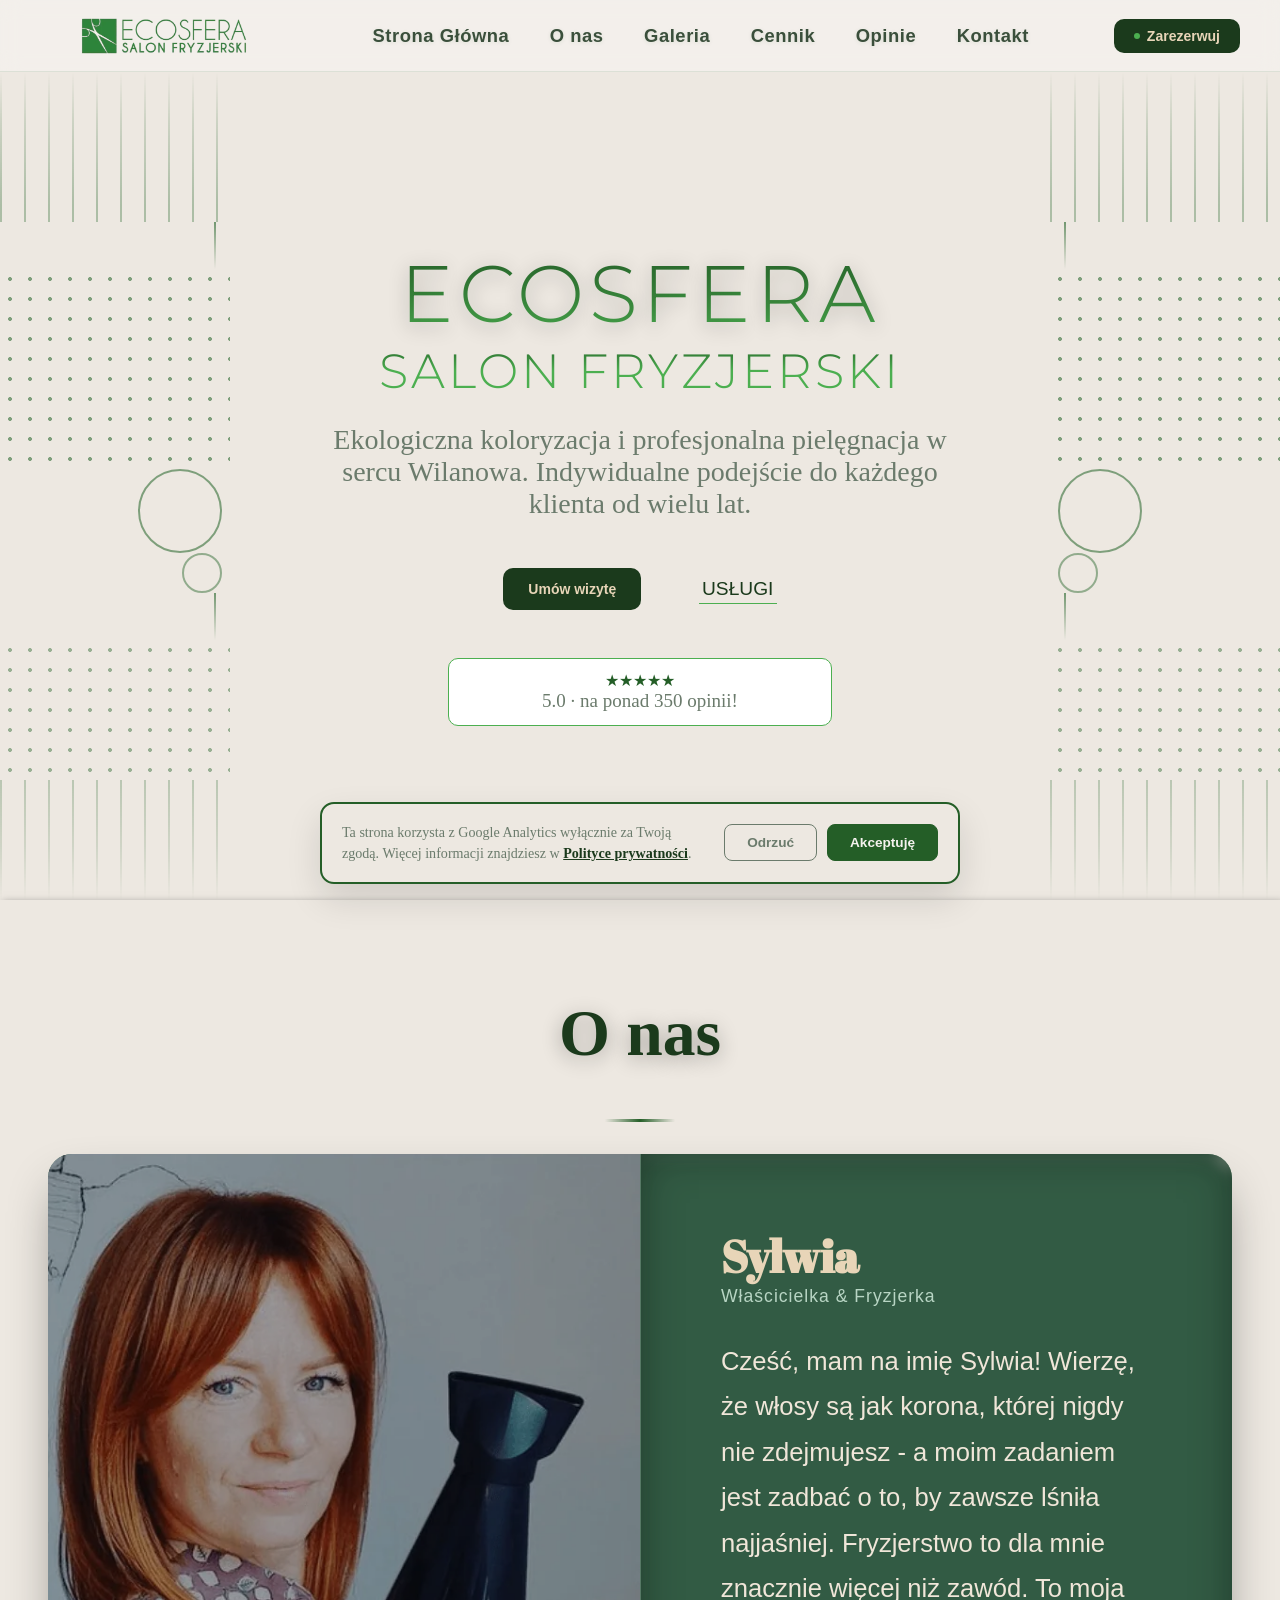
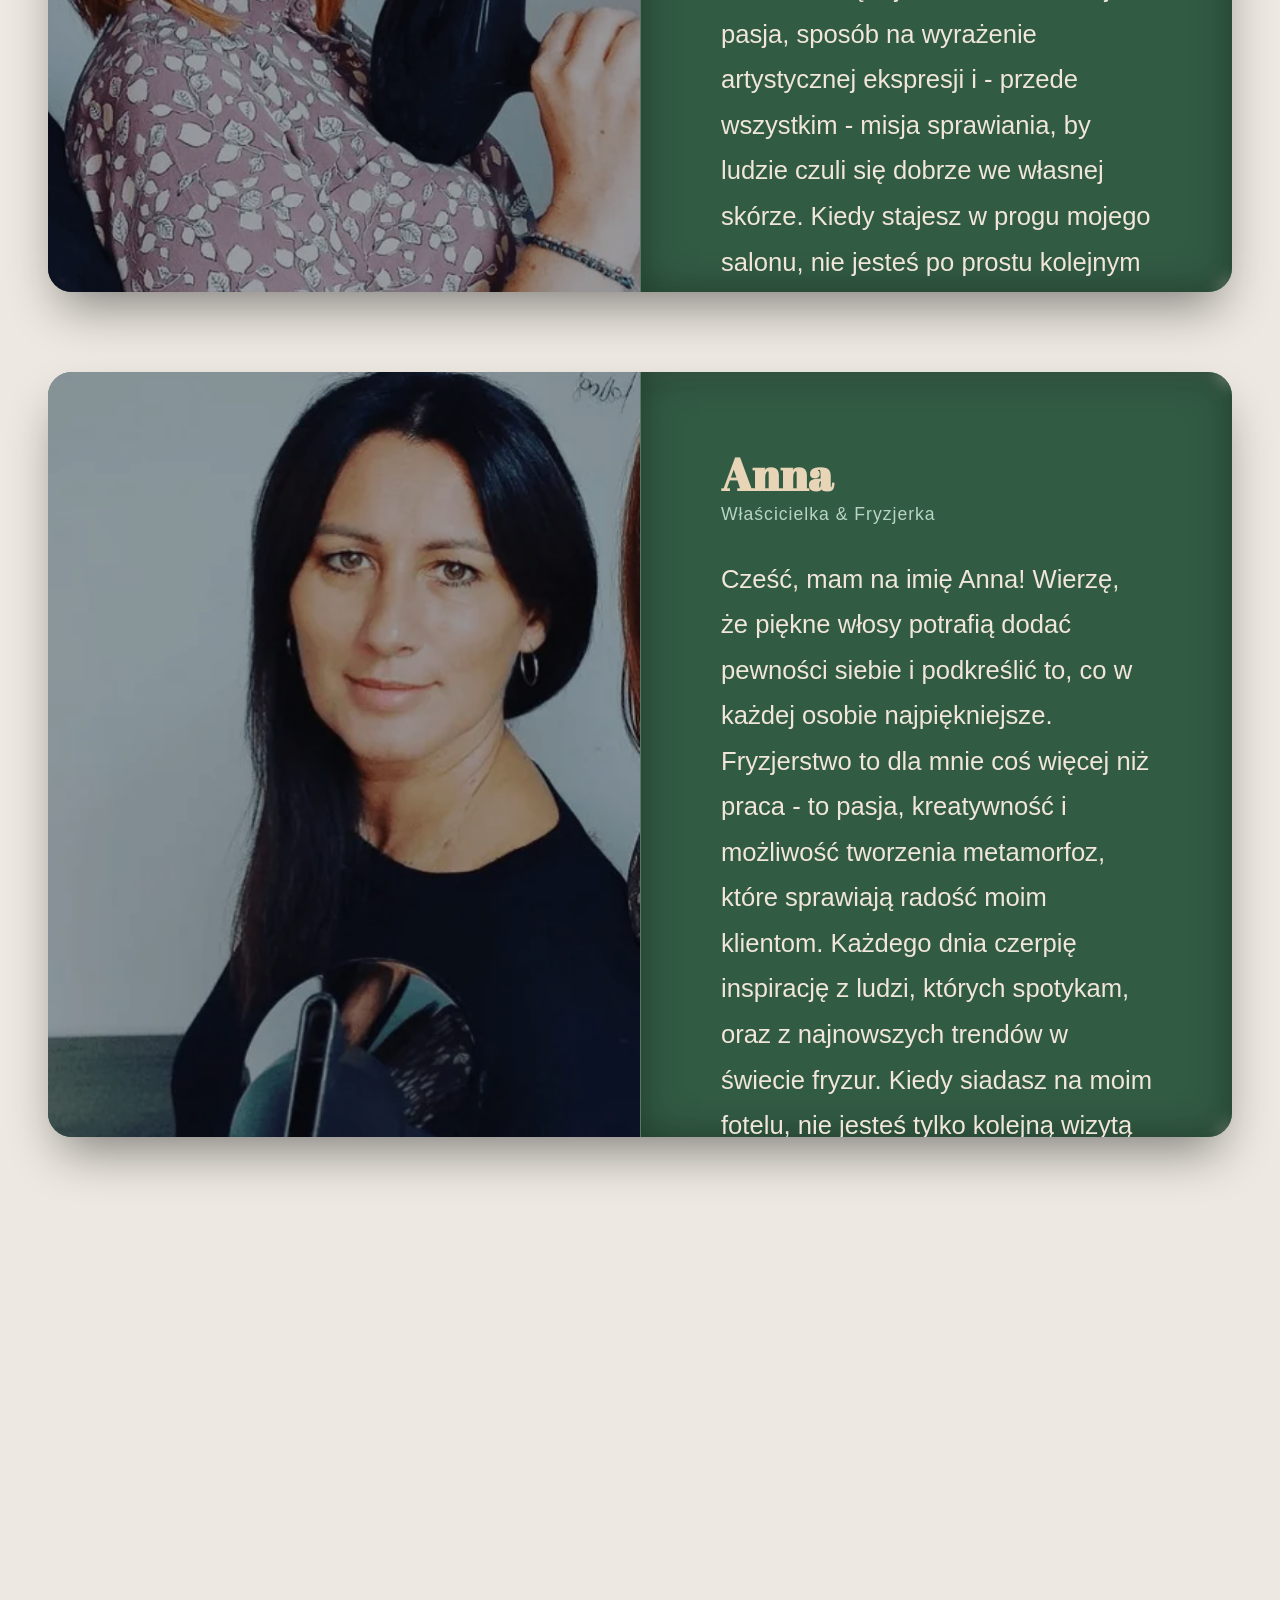
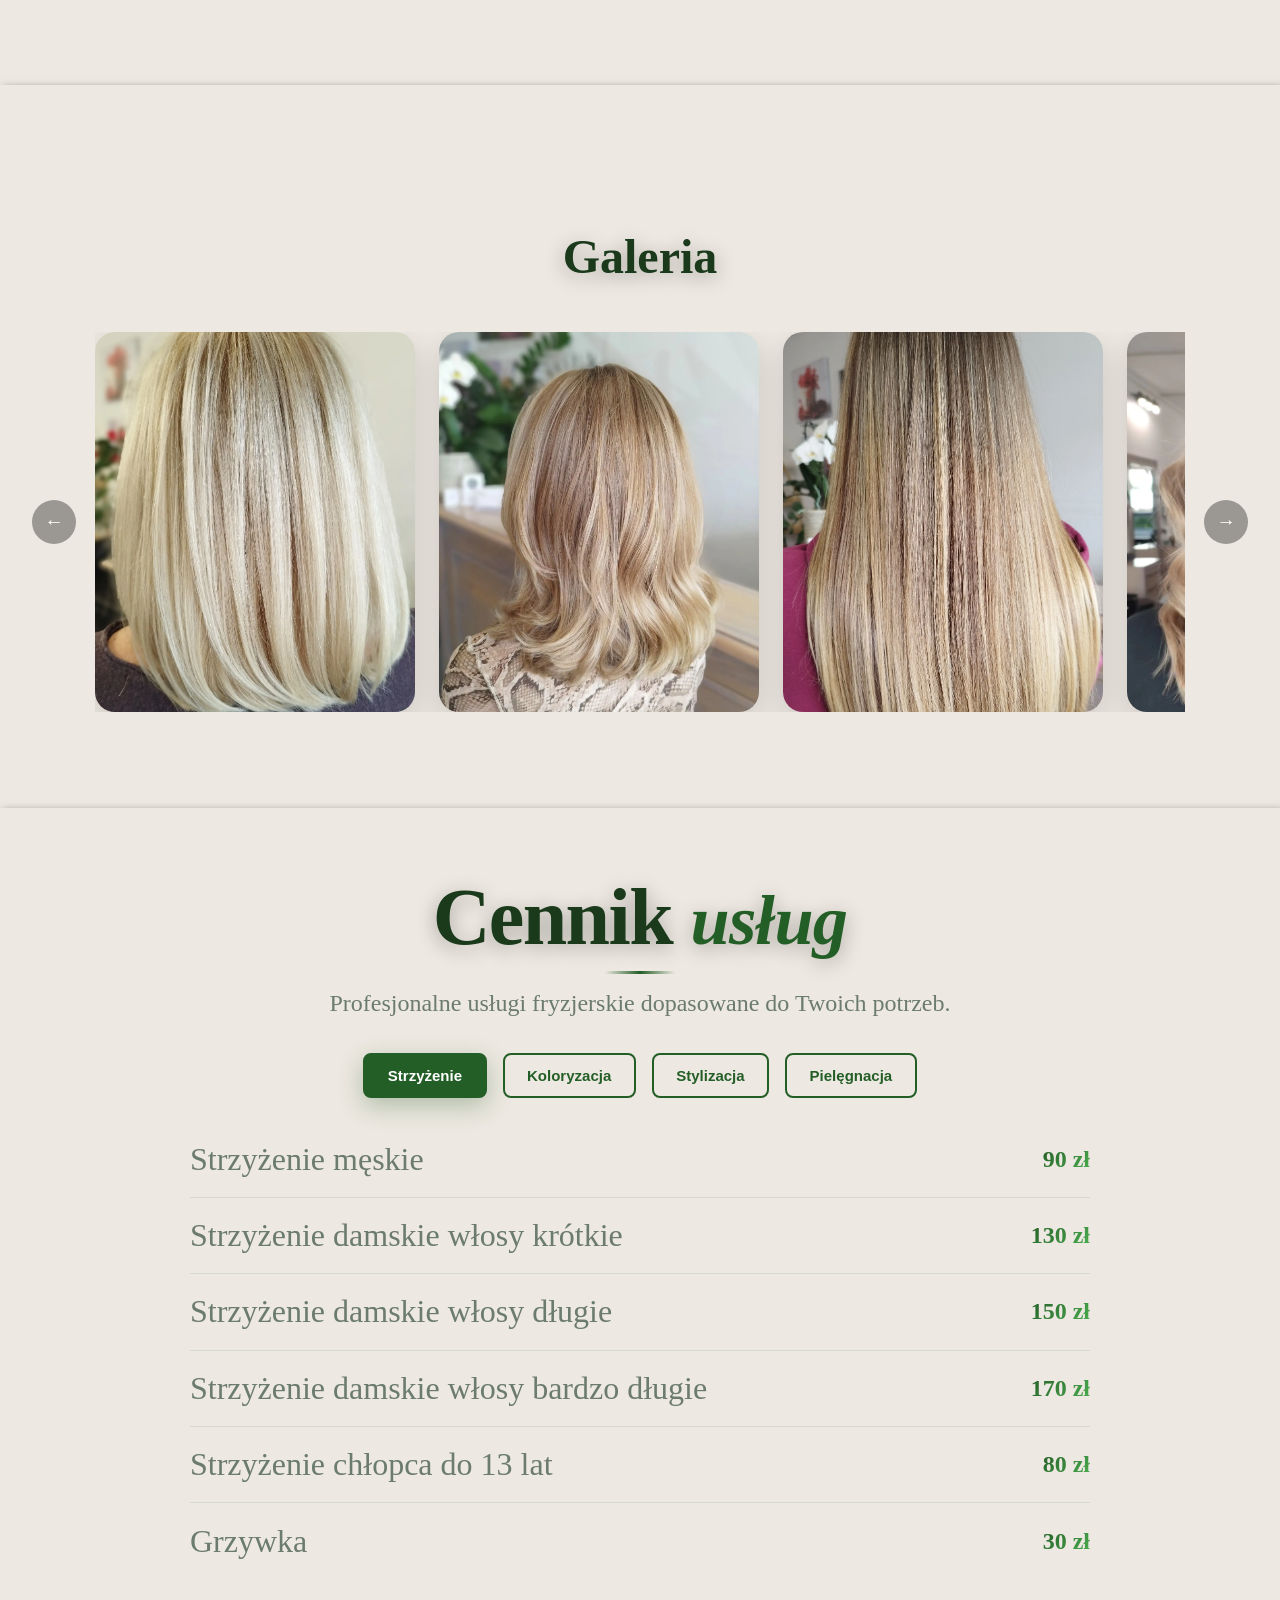
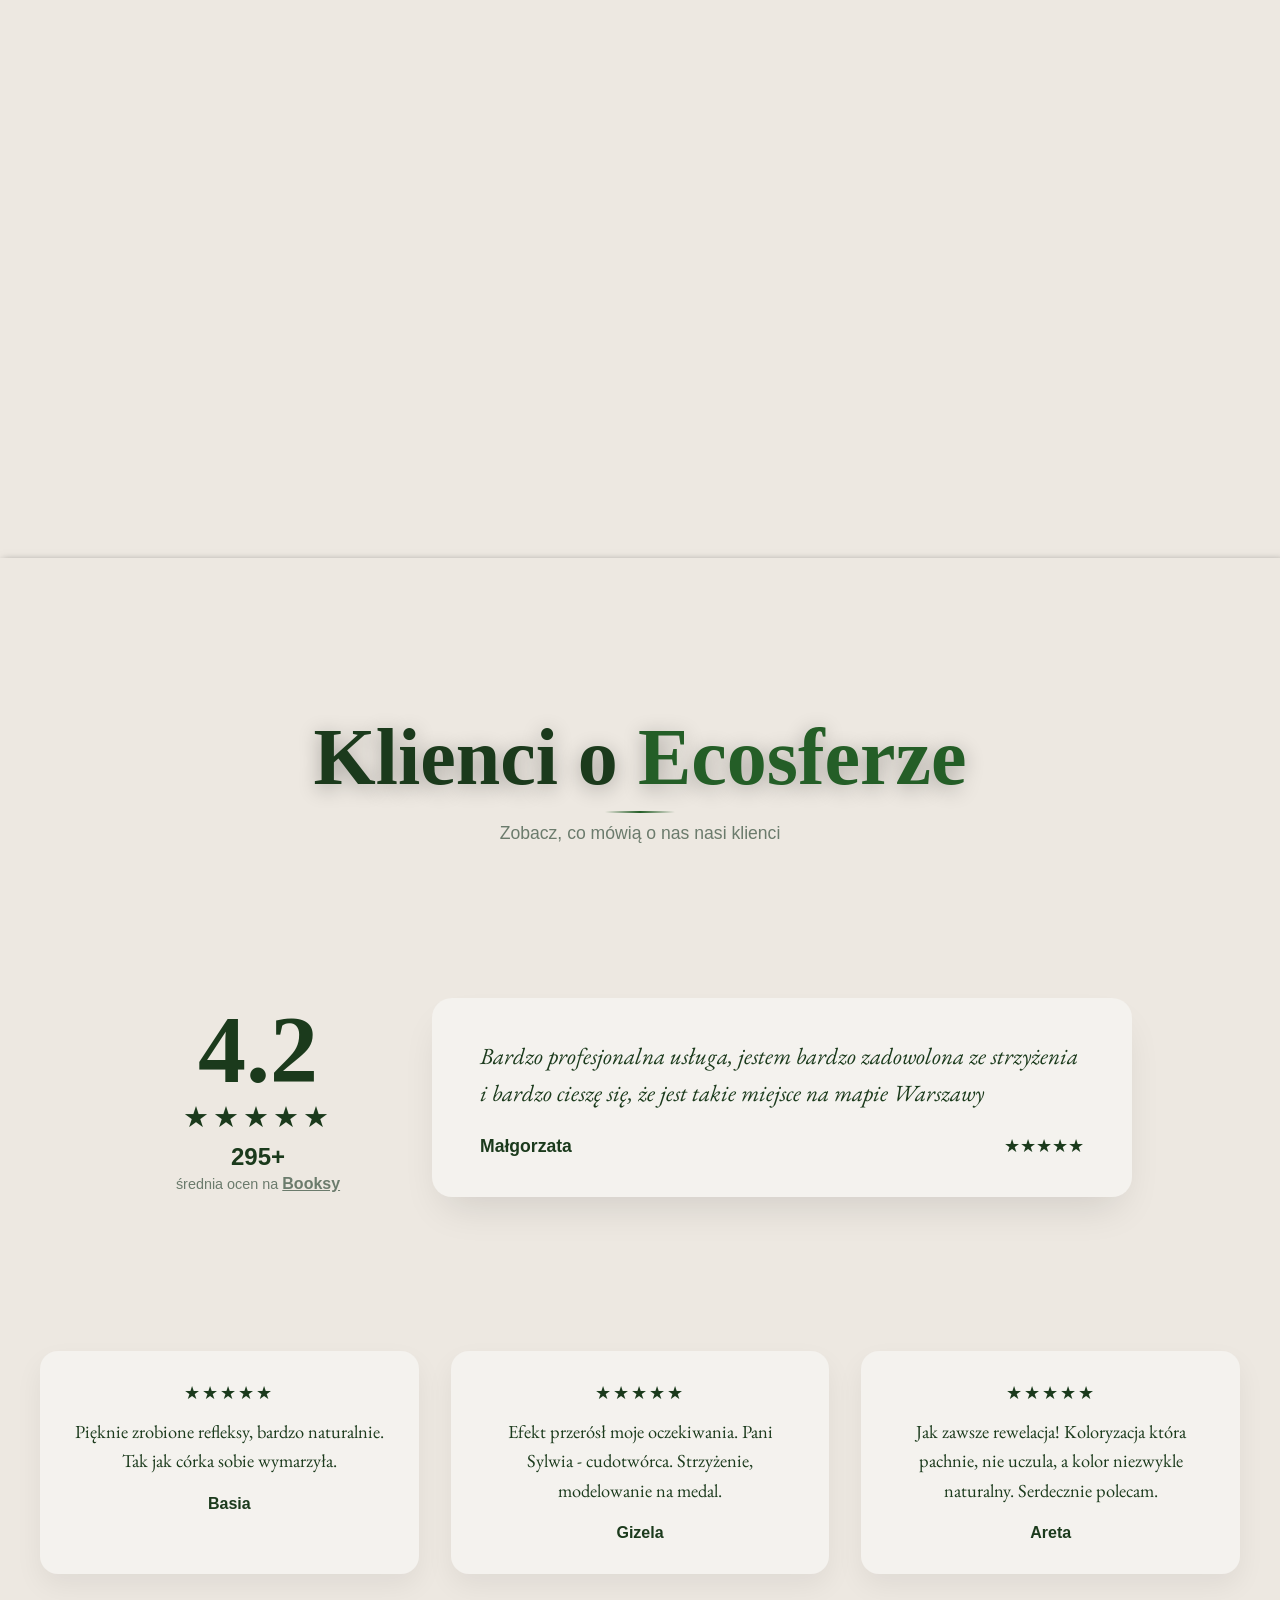
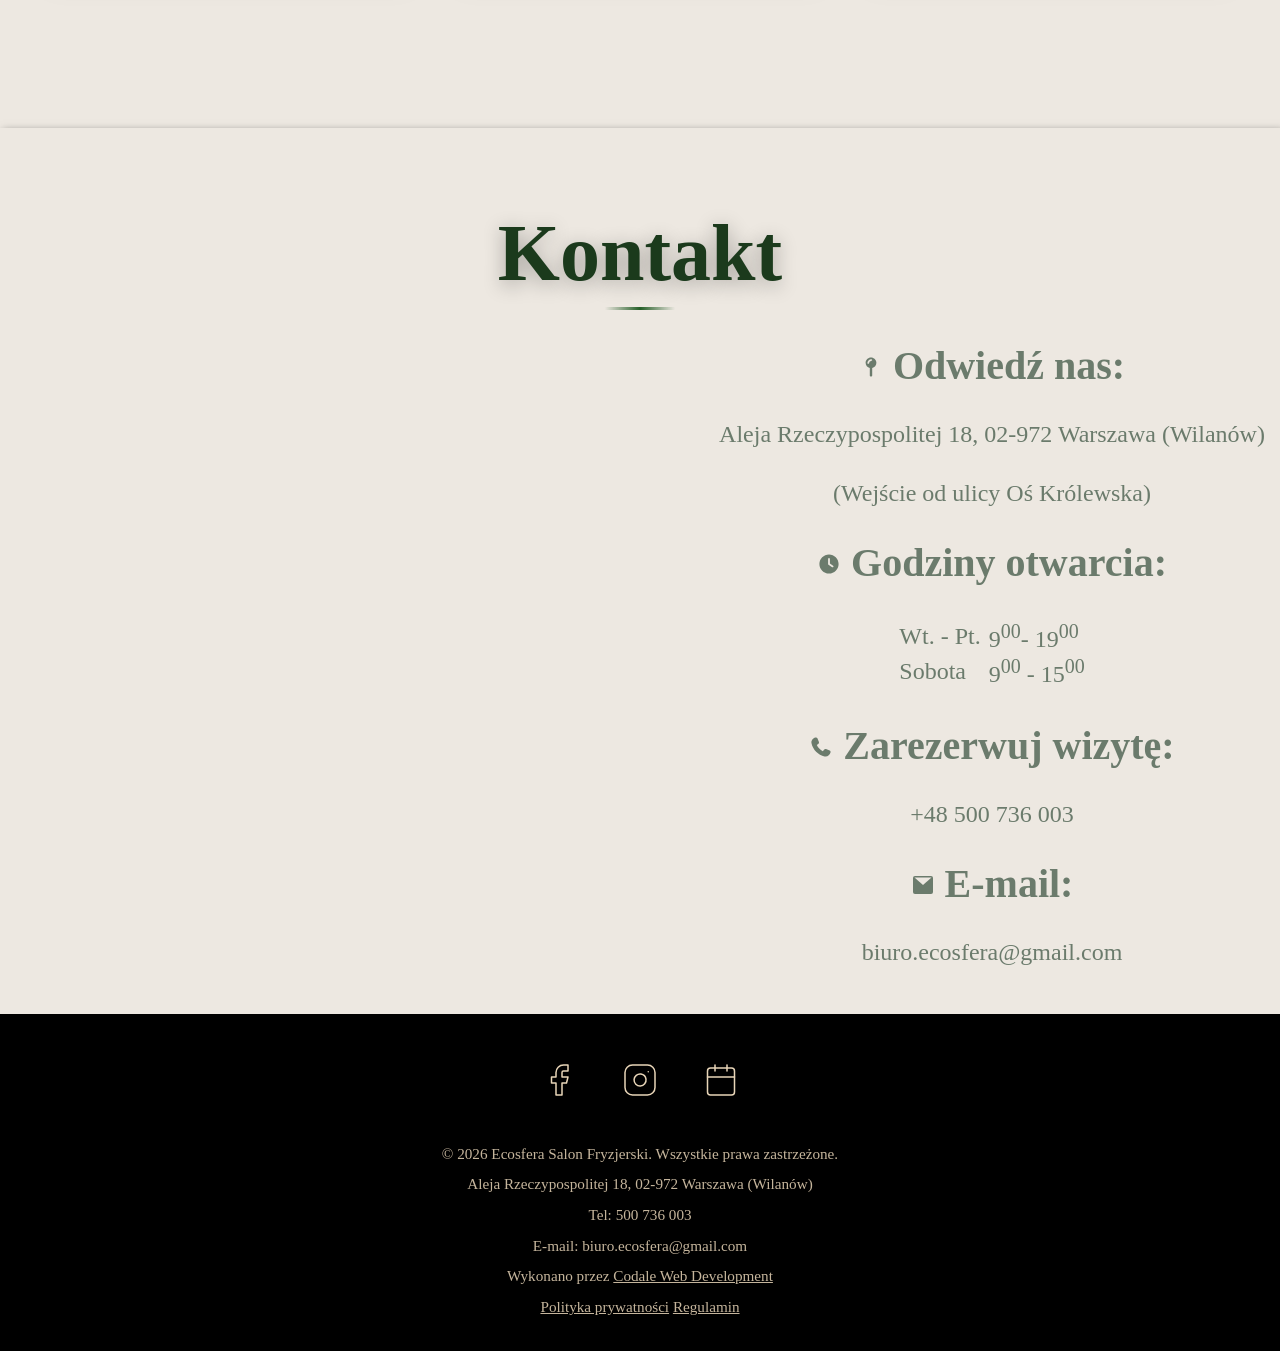
<file: index.html>
<!DOCTYPE html>
<html lang="pl">

<head>
    <meta charset="UTF-8">
    <meta name="viewport" content="width=device-width, initial-scale=1.0">
    <title>Ecosfera Salon Fryzjerski Warszawa Wilanów | Ekologiczna Stylizacja</title>

    <meta name="description"
        content="Szukasz profesjonalnego fryzjera w Wilanowie? Ecosfera to ekologiczny salon oferujący bezpieczną koloryzację i pielęgnację włosów. Zarezerwuj wizytę już dziś!">
    <!--SEO Meta-->
    <meta name="robots" content="index, follow">
    <link rel="canonical" href="https://www.ecosferasalon.pl/">

    <!--Open Graph / social share preview-->
    <meta property="og:type" content="website">
    <meta property="og:site_name" content="Ecosfera Salon Fryzjerski">
    <meta property="og:locale" content="pl_PL">
    <meta property="og:url" content="https://www.ecosferasalon.pl/">
    <meta property="og:title" content="Ecosfera Salon Fryzjerski Warszawa Wilanów | Ekologiczna Stylizacja">
    <meta property="og:description"
        content="Szukasz profesjonalnego fryzjera w Wilanowie? Ecosfera to ekologiczny salon oferujący bezpieczną koloryzację i pielęgnację włosów. Zarezerwuj wizytę już dziś!">
    <meta property="og:image" content="https://www.ecosferasalon.pl/img/ecosfera-salon-logo.jpeg">
    <meta property="og:image:width" content="1000">
    <meta property="og:image:height" content="364">
    <meta name="twitter:card" content="summary_large_image">
    <meta name="twitter:title" content="Ecosfera Salon Fryzjerski Warszawa Wilanów | Ekologiczna Stylizacja">
    <meta name="twitter:description"
        content="Szukasz profesjonalnego fryzjera w Wilanowie? Ecosfera to ekologiczny salon oferujący bezpieczną koloryzację i pielęgnację włosów. Zarezerwuj wizytę już dziś!">
    <meta name="twitter:image" content="https://www.ecosferasalon.pl/img/ecosfera-salon-logo.jpeg">

    <link rel="icon" href="favicon.ico" sizes="any">
    <link rel="icon" type="image/png" sizes="32x32" href="img/favicon-32.png">
    <link rel="icon" type="image/png" sizes="16x16" href="img/favicon-16.png">
    <link rel="apple-touch-icon" sizes="180x180" href="img/favicon-180.png">
    <link rel="icon" type="image/png" sizes="192x192" href="img/favicon-192.png">

    <link rel="preconnect" href="https://fonts.googleapis.com">
    <link rel="preconnect" href="https://fonts.gstatic.com" crossorigin>
    <!-- Optimized Google Fonts - only used variants: Abril Fatface (regular), EB Garamond (400, italic 400), Montserrat (300, for the hero title/subtitle, matching the logo's font) -->
    <!-- Loaded non-render-blocking: browser fetches it at low priority via the
         print-media trick, then swaps it to "all" once downloaded, instead of
         holding up first paint like a plain <link rel="stylesheet"> would.
         The noscript fallback keeps fonts working with JS disabled. -->
    <link
        href="https://fonts.googleapis.com/css2?family=Abril+Fatface&amp;family=EB+Garamond:ital,wght@400;400i&amp;family=Montserrat:wght@300&amp;display=swap"
        rel="stylesheet" media="print" onload="this.media='all'">
    <noscript>
        <link
            href="https://fonts.googleapis.com/css2?family=Abril+Fatface&amp;family=EB+Garamond:ital,wght@400;400i&amp;family=Montserrat:wght@300&amp;display=swap"
            rel="stylesheet">
    </noscript>

    <link rel="stylesheet" href="main.css">

    <!-- Google tag (gtag.js) - Consent Mode: analytics storage denied until cookie consent is granted.
         The gtag.js library itself is only fetched once consent is actually granted (see main.js) -
         until then it would just be unused JavaScript sitting on every page load. -->
    <script>
        window.dataLayer = window.dataLayer || [];
        function gtag() { dataLayer.push(arguments); }
        gtag('consent', 'default', { 'analytics_storage': 'denied' });
        gtag('js', new Date());
        gtag('config', 'G-8BCWN9GK8Y');
    </script>

    <script type="application/ld+json">
    {
     "@context": "https://schema.org",
  "@type": "HairSalon",
  "name": "Ecosfera Salon Fryzjerski",
  "image": "https://www.ecosferasalon.pl/img/ecosfera-salon-logo.jpeg",
  "description": "Ekologiczny salon fryzjerski w Wilanowie oferujący bezpieczną koloryzację, strzyżenie i pielęgnację włosów.",
  "telephone": "+48 500 736 003",
  "email": "biuro.ecosfera@gmail.com",
  "url": "https://www.ecosferasalon.pl/",
  "address": {
    "@type": "PostalAddress",
    "streetAddress": "Aleja Rzeczypospolitej 18",
    "addressLocality": "Warszawa",
    "addressRegion": "Mazowieckie",
    "postalCode": "02-972",
    "addressCountry": "PL"
  },
  "geo": {
    "@type": "GeoCoordinates",
    "latitude": 52.16519,
    "longitude": 21.06842
  },
  "openingHoursSpecification": [
    {
      "@type": "OpeningHoursSpecification",
      "dayOfWeek": ["Tuesday", "Wednesday", "Thursday", "Friday"],
      "opens": "09:00",
      "closes": "19:00"
    },
    {
      "@type": "OpeningHoursSpecification",
      "dayOfWeek": "Saturday",
      "opens": "09:00",
      "closes": "15:00"
    }
  ],
  "priceRange": "$$",
  "makesOffer": [
    {
      "@type": "Offer",
      "itemOffered": {
        "@type": "Service",
        "name": "Strzyżenie damskie włosy długie",
        "description": "Profesjonalne strzyżenie włosów długich"
      },
      "price": "150",
      "priceCurrency": "PLN"
    },
    {
      "@type": "Offer",
      "itemOffered": {
        "@type": "Service",
        "name": "Koloryzacja",
        "description": "Ekologiczna koloryzacja włosów"
      },
      "price": "330",
      "priceCurrency": "PLN"
    }
  ],
  "aggregateRating": {
    "@type": "AggregateRating",
    "ratingValue": "5.0",
    "reviewCount": "350"
  }
}
    </script>
</head>

<body>
   

    <div id="hero-top"></div>
    <header>
        <nav class="navbar">
            <button class="hamburger" aria-label="Otwórz menu nawigacji">
                <span class="span-burger"></span>
                <span class="span-burger"></span>
                <span class="span-burger"></span>
            </button>

            <a href="#hero-top" class="navbar__logo">
                <img src="img/ecosfera-salon-logo-removebg.webp" alt="Logo Ecosfera Salon Fryzjerski Warszawa Wilanów"
                    width="250" height="90" loading="lazy">
            </a>

            <ul class="navbar__links" id="navbar-links">
                <li><a href="#hero-top" class="navbar-links-menu">Strona Główna</a></li>
                <li><a href="#about-us-top" class="navbar-links-menu">O nas</a></li>
                <li> <a href="#gallery" class="navbar-links-menu nav-gallery">Galeria</a></li>
                <li><a href="#uslugi" class="navbar-links-menu">Cennik</a></li>
                <li><a href="#opinie" class="navbar-links-menu">Opinie</a></li>
                <li><a href="#kontakt" class="navbar-links-menu">Kontakt</a></li>
            </ul>

            <a href="https://booksy.com/pl-pl/103331_ecosfera-salon-fryzjerski_fryzjer_3_warszawa?do=invite&amp;fbclid=PAZXh0bgNhZW0CMTEAc3J0YwZhcHBfaWQPOTM2NjE5NzQzMzkyNDU5AAGnRLR5wIq2W1ma4NZEW3SV1ByBA-IFJH_RV6ZpYcHFb1LEXCAZp8pJ2upxZm8_aem_dzJB8IYSLYYww8klO9M02w&amp;utm_content=link_in_bio&amp;utm_medium=social&amp;utm_source=ig#ba_s=dl_1"
                class="navbar__btn" target="_blank" rel="noopener">Zarezerwuj</a>
        </nav>
    </header>

    <main>




        <section class="hero" id="hero">
            <aside class="hero-ornament hero-ornament--left" aria-hidden="true">
                <div class="hero-ornament__lines"></div>
                <div class="hero-ornament__thread"></div>
                <div class="hero-ornament__dots"></div>
                <div class="hero-ornament__circle"></div>
                <div class="hero-ornament__circle hero-ornament__circle--small"></div>
                <div class="hero-ornament__thread"></div>
                <div class="hero-ornament__dots hero-ornament__dots--soft"></div>
                <div class="hero-ornament__lines hero-ornament__lines--soft"></div>
            </aside>
            <div class="hero__left">
                <h1 class="hero__title">Ecosfera </h1>
                <h2 class="hero__subtitle">salon fryzjerski</h2>

                <p class="hero__description">Ekologiczna koloryzacja i profesjonalna pielęgnacja w sercu Wilanowa.
                    Indywidualne podejście do każdego klienta od wielu lat.</p>
                <div class="hero__container">
                    <a href="https://booksy.com/pl-pl/103331_ecosfera-salon-fryzjerski_fryzjer_3_warszawa?do=invite&amp;fbclid=PAZXh0bgNhZW0CMTEAc3J0YwZhcHBfaWQPOTM2NjE5NzQzMzkyNDU5AAGnRLR5wIq2W1ma4NZEW3SV1ByBA-IFJH_RV6ZpYcHFb1LEXCAZp8pJ2upxZm8_aem_dzJB8IYSLYYww8klO9M02w&amp;utm_content=link_in_bio&amp;utm_medium=social&amp;utm_source=ig#ba_s=dl_1"
                        class="hero__btn" target="_blank" rel="noopener" title="Przekierowuje na strone booksy">Umów
                        wizytę</a>
                    <a href="#uslugi" class="hero__text">USŁUGI </a>
                </div>

                <div class="hero__reviews">
                    <p class="hero__stars" aria-label="Ocena: 5 na 5 gwiazdek">★★★★★</p>
                    <p class="hero__opinions">5.0 &middot; na ponad 350 opinii!</p>
                </div>
            </div>
            <aside class="hero-ornament hero-ornament--right" aria-hidden="true">
                <div class="hero-ornament__lines"></div>
                <div class="hero-ornament__thread"></div>
                <div class="hero-ornament__dots"></div>
                <div class="hero-ornament__circle"></div>
                <div class="hero-ornament__circle hero-ornament__circle--small"></div>
                <div class="hero-ornament__thread"></div>
                <div class="hero-ornament__dots hero-ornament__dots--soft"></div>
                <div class="hero-ornament__lines hero-ornament__lines--soft"></div>
            </aside>
        </section>

        <div id="about-us-top"></div>
        <section class="about-us" id="about-us">
            <h2 class="about-us__title">O <span class="about-us__subtitle"> nas</span></h2>
            <div class="about-us__divider"></div>
            <div class="about-us__owner-card">
                <div class="about-us__image-wrapper">
                    <img src="img/Sylwia-Jamnicka-photo.webp" alt="Sylwia Jamnicka - właścicielka"
                        class="about-us__image" width="700" height="800" loading="lazy">
                </div>
                <div class="about-us__glass-content">
                    <div class="about-us__person-header">
                        <h3>Sylwia</h3>
                        <span class="role">Właścicielka &amp; Fryzjerka</span>
                    </div>
                    <p class="description">
                        Cześć, mam na imię Sylwia! Wierzę, że włosy są jak korona, której nigdy nie zdejmujesz - a moim
                        zadaniem jest zadbać o to, by zawsze lśniła najjaśniej.
                        Fryzjerstwo to dla mnie znacznie więcej niż zawód. To moja pasja, sposób na wyrażenie
                        artystycznej ekspresji i - przede wszystkim - misja sprawiania, by ludzie czuli się dobrze we
                        własnej skórze.
                        Kiedy stajesz w progu mojego salonu, nie jesteś po prostu kolejnym klientem na liście. Jesteś
                        dla mnie czystym płótnem i nową, fascynującą historią do usłyszenia.
                    </p>
                </div>
            </div>

            <div class="about-us__coworker-card">
                <div class="about-us__image-wrapper">
                    <img src="img/annaPhoto.webp" alt="Anna - fryzjerka" class="about-us__image" width="700" height="800"
                        loading="lazy">
                </div>
                <div class="about-us__glass-content">
                    <div class="about-us__person-header">
                        <h3>Anna</h3>
                        <span class="role">Właścicielka &amp; Fryzjerka</span>
                    </div>
                    <p class="description">
                        Cześć, mam na imię Anna!
                        Wierzę, że piękne włosy potrafią dodać pewności siebie i podkreślić to, co w każdej osobie
                        najpiękniejsze.

                        Fryzjerstwo to dla mnie coś więcej niż praca - to pasja, kreatywność i możliwość tworzenia
                        metamorfoz, które sprawiają radość moim klientom. Każdego dnia czerpię inspirację z ludzi,
                        których spotykam, oraz z najnowszych trendów w świecie fryzur.

                        Kiedy siadasz na moim fotelu, nie jesteś tylko kolejną wizytą w kalendarzu. Jesteś wyjątkową
                        osobą, której chcę pomóc poczuć się jeszcze lepiej i pewniej w swoim stylu.
                    </p>
                </div>
            </div>
        </section>

        <div id="gallery"></div>
        <section class="gallery">
            <h1 class="gallery__title">Galeria</h1>
            <div class="gallery__carousel">
                <button class="gallery__btn gallery__btn--prev" aria-label="Poprzednie zdjęcia">&#8592;</button>
                <div class="gallery__wrapper">
                    <img src="img/blondeHairClient.webp" alt="Elegancka stylizacja blond włosów" loading="lazy"
                        width="800" height="1000">
                    <img src="img/blondeHairClient2.webp" alt="Naturalny blond z delikatnymi refleksami" loading="lazy"
                        width="800" height="1000">
                    <img src="img/stylizacja3.webp" alt="Długie rozjaśnione włosy z objętością" loading="lazy"
                        width="800" height="1000">
                    <img src="img/szacun.webp" alt="Precyzyjne cięcie i stylizacja" loading="lazy" width="800"
                        height="1000">
                    <img src="img/stylizacja2.webp" alt="Blond bob z delikatnym refleksem" loading="lazy" width="640"
                        height="640">
                    <img src="img/stylizacja4.webp" alt="Prosty, jasny blond do ramion" loading="lazy" width="640"
                        height="800">
                    <img src="img/stylizacja5.webp" alt="Balayage na ciemniejszym blondzie" loading="lazy" width="640"
                        height="800">
                    <img src="img/stylizacja6.webp" alt="Naturalny blond, gładkie proste włosy" loading="lazy"
                        width="640" height="800">
                </div>
                <button class="gallery__btn gallery__btn--next" aria-label="Następne zdjęcia">&#8594;</button>
            </div>
        </section>

        <div id="uslugi"></div>
        <section class="uslugi">
            <h2 class="uslugi__title">Cennik <span class="uslugi__subtitle">usług</span></h2>
            <div class="uslugi__divider"></div>
            <p class="uslugi__description">Profesjonalne usługi fryzjerskie dopasowane do Twoich potrzeb.</p>

            <div class="uslugi__tabs">
                <button class="uslugi__tab uslugi__tab--active" data-tab="strzyżenie">
                    Strzyżenie
                </button>
                <button class="uslugi__tab" data-tab="koloryzacja">
                    Koloryzacja
                </button>
                <button class="uslugi__tab" data-tab="stylizacja">
                    Stylizacja
                </button>
                <button class="uslugi__tab" data-tab="pielęgnacja">
                    Pielęgnacja
                </button>
            </div>

            <div class="uslugi__content">

                <div class="uslugi__panel uslugi__panel--active" data-content="strzyżenie">
                    <div class="uslugi__table">
                        <div class="uslugi__row">
                            <span class="uslugi__name">Strzyżenie męskie</span>
                            <span class="uslugi__price">90 zł</span>
                        </div>
                        <div class="uslugi__row">
                            <span class="uslugi__name">Strzyżenie damskie włosy krótkie</span>
                            <span class="uslugi__price">130 zł</span>
                        </div>
                        <div class="uslugi__row">
                            <span class="uslugi__name">Strzyżenie damskie włosy długie</span>
                            <span class="uslugi__price">150 zł</span>
                        </div>
                        <div class="uslugi__row">
                            <span class="uslugi__name">Strzyżenie damskie włosy bardzo długie</span>
                            <span class="uslugi__price">170 zł</span>
                        </div>
                        <div class="uslugi__row">
                            <span class="uslugi__name">Strzyżenie chłopca do 13 lat</span>
                            <span class="uslugi__price">80 zł</span>
                        </div>
                        <div class="uslugi__row">
                            <span class="uslugi__name">Grzywka</span>
                            <span class="uslugi__price">30 zł</span>
                        </div>
                    </div>
                </div>

                <div class="uslugi__panel" data-content="koloryzacja">
                    <div class="uslugi__table">
                        <div class="uslugi__row">
                            <span class="uslugi__name">Tonowanie/Odświeżenie koloru</span>
                            <span class="uslugi__price">od 230 zł</span>
                        </div>
                        <div class="uslugi__row">
                            <span class="uslugi__name">Koloryzacja</span>
                            <span class="uslugi__price">od 330 zł</span>
                        </div>
                        <div class="uslugi__row">
                            <span class="uslugi__name">Refleksy</span>
                            <span class="uslugi__price">od 380 zł</span>
                        </div>
                        <div class="uslugi__row">
                            <span class="uslugi__name">Koloryzacja + Refleksy</span>
                            <span class="uslugi__price">od 420 zł</span>
                        </div>
                        <div class="uslugi__row">
                            <span class="uslugi__name">Baleyage 1 kolor</span>
                            <span class="uslugi__price">od 400 zł</span>
                        </div>
                    </div>
                </div>


                <div class="uslugi__panel" data-content="stylizacja">
                    <div class="uslugi__table">
                        <div class="uslugi__row">
                            <span class="uslugi__name">Stylizacja (warkocz, kucyk, prostownica)</span>
                            <span class="uslugi__price">od 150 zł</span>
                        </div>
                        <div class="uslugi__row">
                            <span class="uslugi__name">Upięcie</span>
                            <span class="uslugi__price">od 200 zł</span>
                        </div>
                        <div class="uslugi__row">
                            <span class="uslugi__name">Modelowanie włosy krótkie</span>
                            <span class="uslugi__price">100 zł</span>
                        </div>
                        <div class="uslugi__row">
                            <span class="uslugi__name">Modelowanie włosy średnie</span>
                            <span class="uslugi__price">110 zł</span>
                        </div>
                        <div class="uslugi__row">
                            <span class="uslugi__name">Modelowanie włosy długie</span>
                            <span class="uslugi__price">120 zł</span>
                        </div>
                        <div class="uslugi__row">
                            <span class="uslugi__name">Modelowanie włosy bardzo długie</span>
                            <span class="uslugi__price">130 zł</span>
                        </div>
                    </div>
                </div>


                <div class="uslugi__panel" data-content="pielęgnacja">
                    <div class="uslugi__table">
                        <div class="uslugi__row">
                            <span class="uslugi__name">Peeling skóry głowy</span>
                            <span class="uslugi__price">130 zł</span>
                        </div>
                        <div class="uslugi__row">
                            <span class="uslugi__name">Proteinowa ampułka</span>
                            <span class="uslugi__price">100 zł</span>
                        </div>
                        <div class="uslugi__row">
                            <span class="uslugi__name">Regenerujący Botox Golden</span>
                            <span class="uslugi__price">270 zł</span>
                        </div>
                    </div>
                </div>
            </div>


            <!-- <figure class="uslugi__botanical" aria-label="Animowana gałązka botaniczna">
                <div class="uslugi__botanical-sway">
                    <svg viewBox="0 0 200 200" xmlns="http://www.w3.org/2000/svg" aria-label="Botanical sprig">
                    
                        <path class="uslugi__botanical-stem uslugi__botanical-stem--main uslugi__botanical-draw"
                            style="--len: 220; --delay: 0ms" d="M40 165 C 80 140, 110 100, 150 45" />

                        <path class="uslugi__botanical-stem uslugi__botanical-stem--branch uslugi__botanical-draw"
                            style="--len: 60; --delay: 450ms" d="M70 142 C 60 130, 55 118, 55 108" />
                        <path class="uslugi__botanical-stem uslugi__botanical-stem--branch uslugi__botanical-draw"
                            style="--len: 60; --delay: 550ms" d="M86 128 C 100 122, 112 120, 122 122" />
                        <path class="uslugi__botanical-stem uslugi__botanical-stem--branch uslugi__botanical-draw"
                            style="--len: 60; --delay: 650ms" d="M100 110 C 92 96, 88 84, 88 72" />
                        <path class="uslugi__botanical-stem uslugi__botanical-stem--branch uslugi__botanical-draw"
                            style="--len: 60; --delay: 750ms" d="M115 90 C 128 86, 138 84, 146 84" />
                        <path class="uslugi__botanical-stem uslugi__botanical-stem--branch uslugi__botanical-draw"
                            style="--len: 60; --delay: 850ms" d="M128 70 C 124 58, 122 48, 124 38" />
                        <path class="uslugi__botanical-stem uslugi__botanical-stem--branch uslugi__botanical-draw"
                            style="--len: 60; --delay: 950ms" d="M140 55 C 150 52, 158 50, 164 50" />

                       
                        <g class="uslugi__botanical-leaves">
                            <ellipse
                                class="uslugi__botanical-leaf uslugi__botanical-leaf--bloom uslugi__botanical-bloom"
                                style="--delay: 700ms" cx="55" cy="100" rx="5.5" ry="11"
                                transform="rotate(-30 55 100)" />
                            <ellipse
                                class="uslugi__botanical-leaf uslugi__botanical-leaf--bloom uslugi__botanical-bloom"
                                style="--delay: 800ms" cx="124" cy="124" rx="5.5" ry="11"
                                transform="rotate(70 124 124)" />
                            <ellipse
                                class="uslugi__botanical-leaf uslugi__botanical-leaf--bloom uslugi__botanical-bloom"
                                style="--delay: 900ms" cx="88" cy="66" rx="5.5" ry="11" transform="rotate(-10 88 66)" />
                            <ellipse
                                class="uslugi__botanical-leaf uslugi__botanical-leaf--bloom uslugi__botanical-bloom"
                                style="--delay: 1000ms" cx="148" cy="84" rx="5.5" ry="11"
                                transform="rotate(80 148 84)" />
                            <ellipse
                                class="uslugi__botanical-leaf uslugi__botanical-leaf--bloom uslugi__botanical-bloom"
                                style="--delay: 1100ms" cx="124" cy="32" rx="5.5" ry="11"
                                transform="rotate(10 124 32)" />
                            <ellipse
                                class="uslugi__botanical-leaf uslugi__botanical-leaf--bloom uslugi__botanical-bloom"
                                style="--delay: 1200ms" cx="166" cy="50" rx="5.5" ry="11"
                                transform="rotate(85 166 50)" />
                            <ellipse
                                class="uslugi__botanical-leaf uslugi__botanical-leaf--bloom uslugi__botanical-bloom"
                                style="--delay: 1300ms" cx="152" cy="40" rx="5" ry="10" transform="rotate(35 152 40)" />
                            <ellipse
                                class="uslugi__botanical-leaf uslugi__botanical-leaf--small uslugi__botanical-bloom"
                                style="--delay: 600ms" cx="68" cy="148" rx="4" ry="8.5"
                                transform="rotate(-50 68 148)" />
                            <ellipse
                                class="uslugi__botanical-leaf uslugi__botanical-leaf--small uslugi__botanical-bloom"
                                style="--delay: 650ms" cx="82" cy="135" rx="4" ry="8.5" transform="rotate(40 82 135)" />
                            <ellipse
                                class="uslugi__botanical-leaf uslugi__botanical-leaf--small uslugi__botanical-bloom"
                                style="--delay: 750ms" cx="104" cy="118" rx="4" ry="8.5"
                                transform="rotate(-20 104 118)" />
                        </g>
                    </svg>
                </div>
            </figure> -->
        </section>

        <div id="opinie"></div>
        <section class="opinie" id="opinie">
            <div class="opinie__wrapper">

                <header class="opinie__header">
                    <h2 class="opinie__title">Klienci o <span class="opinie__subtitle">Ecosferze</span></h2>
                    <div class="opinie__divider"></div>
                    <p class="opinie__description">
                        Zobacz, co mówią o nas nasi klienci
                    </p>
                </header>

                <div class="opinie__content">

                    <div class="opinie__rating-box">
                        <p class="opinie__rating" data-target="5">0</p>
                        <p class="opinie__stars">★★★★★</p>
                        <p class="opinie__reviews" data-target="350">0</p>
                        <p class="opinie__source">średnia ocen na <a
                                href="https://booksy.com/pl-pl/103331_ecosfera-salon-fryzjerski_fryzjer_3_warszawa?do=invite&fbclid=PAZXh0bgNhZW0CMTEAc3J0YwZhcHBfaWQPOTM2NjE5NzQzMzkyNDU5AAGnRLR5wIq2W1ma4NZEW3SV1ByBA-IFJH_RV6ZpYcHFb1LEXCAZp8pJ2upxZm8_aem_dzJB8IYSLYYww8klO9M02w&utm_content=link_in_bio&utm_medium=social&utm_source=ig#ba_s=dl_1"
                                target="_blank" rel="noopener" class="opinie__link">Booksy</a></p>
                    </div>

                    <div class="opinie__big-card">
                        <p class="opinie__quote">
                            Bardzo profesjonalna usługa, jestem bardzo zadowolona ze strzyżenia i bardzo cieszę się, że
                            jest takie miejsce na mapie Warszawy
                        </p>

                        <div class="opinie__author">
                            <p class="opinie__author-name">Małgorzata</p>
                            <p class="opinie__author-stars">★★★★★</p>
                        </div>
                    </div>

                </div>

                <div class="opinie__cards">

                    <div class="opinie__card">
                        <p class="opinie__card-stars">★★★★★</p>
                        <p class="opinie__card-text">
                            Pięknie zrobione refleksy, bardzo naturalnie. Tak jak córka sobie wymarzyła.
                        </p>
                        <p class="opinie__card-author">Basia</p>
                    </div>

                    <div class="opinie__card">
                        <p class="opinie__card-stars">★★★★★</p>
                        <p class="opinie__card-text">
                            Efekt przerósł moje oczekiwania. Pani Sylwia - cudotwórca. Strzyżenie, modelowanie na medal.
                        </p>
                        <p class="opinie__card-author">Gizela</p>
                    </div>

                    <div class="opinie__card">
                        <p class="opinie__card-stars">★★★★★</p>
                        <p class="opinie__card-text">
                            Jak zawsze rewelacja! Koloryzacja która pachnie, nie uczula, a kolor niezwykle naturalny.
                            Serdecznie polecam.
                        </p>
                        <p class="opinie__card-author">Areta</p>
                    </div>

                </div>

            </div>
        </section>

        <div id="kontakt"></div>
        <section class="kontakt">
            <h2 class="kontakt__title">Kontakt</h2>
            <div class="kontakt__divider"></div>
            <div class="kontakt__wrapper">
                <div class="kontakt__map-container">
                    <iframe
                        src="https://www.google.com/maps/embed?pb=!1m18!1m12!1m3!1d2447.3025265833553!2d21.068417577112168!3d52.16519286243718!2m3!1f0!2f0!3f0!3m2!1i1024!2i768!4f13.1!3m3!1m2!1s0x47192d94d3d31e0d%3A0x4a7d7ec7e98040fd!2sEcosfera%20Salon%20Fryzjerski!5e0!3m2!1spl!2spl!4v1782412494277!5m2!1spl!2spl"
                        width="600" height="450" style="border:0;" allowfullscreen="" loading="lazy"
                        referrerpolicy="strict-origin-when-cross-origin"></iframe>
                </div>
                <div class="kontakt__data">
                    <h3 class="data-title"><svg xmlns="http://www.w3.org/2000/svg"
                            viewBox="0 0 640 640"><!--!Font Awesome Free v7.3.0 by @fontawesome - https://fontawesome.com License - https://fontawesome.com/license/free Copyright 2026 Fonticons, Inc.-->
                            <path
                                d="M352 348.4C416.1 333.9 464 276.5 464 208C464 128.5 399.5 64 320 64C240.5 64 176 128.5 176 208C176 276.5 223.9 333.9 288 348.4L288 544C288 561.7 302.3 576 320 576C337.7 576 352 561.7 352 544L352 348.4zM328 160C297.1 160 272 185.1 272 216C272 229.3 261.3 240 248 240C234.7 240 224 229.3 224 216C224 158.6 270.6 112 328 112C341.3 112 352 122.7 352 136C352 149.3 341.3 160 328 160z" />
                        </svg>&nbsp;Odwiedź nas:</h3>
                    <p> Aleja Rzeczypospolitej 18, 02-972 Warszawa (Wilanów)</p>
                    <span class="kontakt__entrance">(Wejście od ulicy Oś Królewska)</span>
                    <h3 class="data-title"><svg xmlns="http://www.w3.org/2000/svg"
                            viewBox="0 0 640 640"><!--!Font Awesome Free v7.3.0 by @fontawesome - https://fontawesome.com License - https://fontawesome.com/license/free Copyright 2026 Fonticons, Inc.-->
                            <path
                                d="M320 64C461.4 64 576 178.6 576 320C576 461.4 461.4 576 320 576C178.6 576 64 461.4 64 320C64 178.6 178.6 64 320 64zM296 184L296 320C296 328 300 335.5 306.7 340L402.7 404C413.7 411.4 428.6 408.4 436 397.3C443.4 386.2 440.4 371.4 429.3 364L344 307.2L344 184C344 170.7 333.3 160 320 160C306.7 160 296 170.7 296 184z" />
                        </svg>&nbsp;Godziny otwarcia:</h3>
                    <table class="kontakt__workhours">
                        <tr>
                            <td>Wt. - Pt.&nbsp;</td>
                            <td>9<sup>00</sup>- 19<sup>00</sup></td>
                        </tr>
                        <tr>
                            <td>Sobota &nbsp;</td>
                            <td>9<sup>00</sup> - 15<sup>00</sup></td>
                        </tr>
                    </table>

                    <h3 class="data-title"><svg xmlns="http://www.w3.org/2000/svg"
                            viewBox="0 0 640 640"><!--!Font Awesome Free v7.3.0 by @fontawesome - https://fontawesome.com License - https://fontawesome.com/license/free Copyright 2026 Fonticons, Inc.-->
                            <path
                                d="M224.2 89C216.3 70.1 195.7 60.1 176.1 65.4L170.6 66.9C106 84.5 50.8 147.1 66.9 223.3C104 398.3 241.7 536 416.7 573.1C493 589.3 555.5 534 573.1 469.4L574.6 463.9C580 444.2 569.9 423.6 551.1 415.8L453.8 375.3C437.3 368.4 418.2 373.2 406.8 387.1L368.2 434.3C297.9 399.4 241.3 341 208.8 269.3L253 233.3C266.9 222 271.6 202.9 264.8 186.3L224.2 89z" />
                        </svg>&nbsp;Zarezerwuj wizytę: </h3>
                    <p class="kontakt__number"><a href="tel:+48500736003">+48 500 736 003</a></p>

                    <h3 class="data-title"><svg xmlns="http://www.w3.org/2000/svg" viewBox="0 0 24 24">
                            <path
                                d="M2 5a2 2 0 0 1 2-2h16a2 2 0 0 1 2 2v14a2 2 0 0 1-2 2H4a2 2 0 0 1-2-2V5z" />
                            <path fill="#ede8e1" d="M3.5 4.5 12 12 20.5 4.5" />
                        </svg>&nbsp;E-mail: </h3>
                    <p class="kontakt__number"><a href="mailto:biuro.ecosfera@gmail.com">biuro.ecosfera@gmail.com</a></p>
                </div>
            </div>

        </section>
    </main>
    <footer class="footer">
        <div class="footer__content">
            <div class="footer__social">
                <!-- Facebook -->
                <a href="https://www.facebook.com/profile.php?id=100063535962623" target="_blank" rel="noopener" aria-label="Facebook">
                    <svg xmlns="http://www.w3.org/2000/svg" width="34" height="34" viewBox="0 0 24 24" fill="none"
                        stroke="#e8d5b8" stroke-width="2.2" stroke-linejoin="round" stroke-linecap="round">
                        <path d="M18 2h-3a5 5 0 0 0-5 5v3H7v4h3v8h4v-8h3l1-4h-4V7a1 1 0 0 1 1-1h3z" />
                    </svg>
                </a>

                <!-- Instagram -->
                <a href="https://www.instagram.com/ecosfera_salonfryzjerski/" target="_blank" rel="noopener" aria-label="Instagram">
                    <svg xmlns="http://www.w3.org/2000/svg" width="34" height="34" viewBox="0 0 24 24" fill="none"
                        stroke="#e8d5b8" stroke-width="2.2" stroke-linejoin="round" stroke-linecap="round">
                        <rect x="2" y="2" width="20" height="20" rx="5" ry="5" />
                        <path d="M16 11.37A4 4 0 1 1 12.63 8 4 4 0 0 1 16 11.37z" />
                        <line x1="17.5" y1="6.5" x2="17.51" y2="6.5" />
                    </svg>
                </a>

                <!-- Booksy / Rezerwacja -->
                <a href="https://booksy.com/pl-pl/103331_ecosfera-salon-fryzjerski_fryzjer_3_warszawa?do=invite&amp;fbclid=PAZXh0bgNhZW0CMTEAc3J0YwZhcHBfaWQPOTM2NjE5NzQzMzkyNDU5AAGnRLR5wIq2W1ma4NZEW3SV1ByBA-IFJH_RV6ZpYcHFb1LEXCAZp8pJ2upxZm8_aem_dzJB8IYSLYYww8klO9M02w&amp;utm_content=link_in_bio&amp;utm_medium=social&amp;utm_source=ig#ba_s=dl_1" target="_blank" rel="noopener" aria-label="Rezerwacja Booksy">
                    <svg xmlns="http://www.w3.org/2000/svg" width="34" height="34" viewBox="0 0 24 24" fill="none"
                        stroke="#e8d5b8" stroke-width="2.2" stroke-linejoin="round" stroke-linecap="round">
                        <rect x="3" y="4" width="18" height="18" rx="2" ry="2" />
                        <line x1="16" y1="2" x2="16" y2="6" />
                        <line x1="8" y1="2" x2="8" y2="6" />
                        <line x1="3" y1="10" x2="21" y2="10" />
                    </svg>
                </a>
            </div>

            <div class="footer__info">
                <p>&copy; 2026 Ecosfera Salon Fryzjerski. Wszystkie prawa zastrzeżone.</p>
                <p>Aleja Rzeczypospolitej 18, 02-972 Warszawa (Wilanów)</p>
                <p>Tel: <a href="tel:+48500736003">500 736 003</a></p>
                <p>E-mail: <a href="mailto:biuro.ecosfera@gmail.com">biuro.ecosfera@gmail.com</a></p>
                <p>Wykonano przez <a href="https://codale.pl/" target="_blank" style="text-decoration: underline;">Codale Web Development</a></p>
                <div class="footer__links">
                    <button id="openPrivacy" type="button">Polityka prywatności</button>
                    <button id="openTerms" type="button">Regulamin</button>
                </div>

            </div>
        </div>
    </footer>

    <div class="modal-backdrop" id="termsBackdrop">
        <div class="modal" role="dialog" aria-modal="true" aria-labelledby="termsTitle">
            <h2 id="termsTitle">REGULAMIN KORZYSTANIA ZE STRONY</h2>
            <h3>§1 Postanowienia ogólne</h3>
            <p>Niniejszy regulamin określa zasady korzystania ze stroną internetową
                www.ecosferasalon.pl, prowadzoną przez Ecosfera Salon Fryzjerski,
                NIP: 8261822142, z siedzibą pod adresem Aleja Rzeczypospolitej 18, 02-972 Warszawa
                (Wilanów) ("Salon").
            </p>
            <h3>§2 Charakter strony</h3>
            <p>Strona ma charakter wyłącznie informacyjny i prezentuje ofertę usług fryzjerskich
                Salonu, cennik, galerię realizacji oraz dane kontaktowe. Strona nie posiada
                formularza kontaktowego, koszyka ani systemu płatności i nie umożliwia zawierania
                umów drogą elektroniczną bezpośrednio na Stronie.</p>
            <h3>§3 Rezerwacja wizyt</h3>
            <p>Rezerwacja wizyt odbywa się wyłącznie za pośrednictwem zewnętrznej platformy
                Booksy, do której Strona zawiera przekierowania. Booksy działa na podstawie
                własnego regulaminu i polityki prywatności, niezależnych od niniejszej Strony -
                Salon nie ponosi odpowiedzialności za działanie tej platformy.</p>
            <h3>§4 Własność intelektualna</h3>
            <p>Treści zamieszczone na Stronie (teksty, zdjęcia, grafiki, logo) stanowią własność
                Salonu lub są wykorzystywane za zgodą uprawnionych podmiotów i podlegają ochronie
                prawnoautorskiej. Kopiowanie, powielanie i rozpowszechnianie tych treści bez
                pisemnej zgody Salonu jest zabronione.</p>
            <h3>§5 Odpowiedzialność</h3>
            <p>Salon dokłada starań, aby informacje prezentowane na Stronie (w tym cennik i
                godziny otwarcia) były aktualne, jednak nie ponosi odpowiedzialności za zmiany od
                niego niezależne ani za treść i działanie serwisów zewnętrznych (Booksy, Mapy
                Google, media społecznościowe), do których Strona odsyła.</p>
            <h3>§6 Dane osobowe i pliki cookies</h3>
            <p>Zasady przetwarzania danych osobowych oraz wykorzystywania plików cookies przez
                osoby odwiedzające Stronę określa Polityka Prywatności.</p>
            <h3>§7 Postanowienia końcowe</h3>
            <p>W sprawach nieuregulowanych niniejszym regulaminem zastosowanie mają przepisy
                prawa polskiego. Salon zastrzega sobie prawo do wprowadzania zmian w regulaminie;
                aktualna wersja jest zawsze dostępna na Stronie.</p>
            <button class="modal__close" type="button" data-close-modal>Zamknij</button>
        </div>
    </div>

    <div class="modal-backdrop" id="privacyBackdrop">
        <div class="modal" role="dialog" aria-modal="true" aria-labelledby="privacyTitle">
            <h2 id="privacyTitle">Polityka prywatności</h2>
            <p>Administratorem danych jest Ecosfera Salon Fryzjerski,
                NIP: 8261822142, z siedzibą w Warszawie (Aleja Rzeczypospolitej 18, Wilanów).
                Kontakt: Tel: 500 736 003, e-mail: biuro.ecosfera@gmail.com.</p>
            <h3>1. Zakres przetwarzanych danych</h3>
            <p>Ta strona nie posiada formularza kontaktowego i nie zbiera danych
                osobowych bezpośrednio. Serwer, na którym działa strona, może
                automatycznie zapisywać standardowe dane techniczne (adres IP, typ
                przeglądarki, czas wizyty) w logach — to typowa, techniczna funkcja
                każdego hostingu, niezwiązana z identyfikacją konkretnej osoby.</p>
            <h3>2. Google Analytics</h3>
            <p>Za Twoją zgodą strona korzysta z Google Analytics (Google Ireland Ltd.) w
                celu analizy ruchu i statystyk odwiedzin. Narzędzie to zapisuje pliki cookie
                i przetwarza dane takie jak adres IP, rodzaj urządzenia i przeglądarki,
                źródło wejścia na stronę oraz sposób korzystania ze Strony. Dane te są
                przetwarzane wyłącznie po wyrażeniu zgody w bannerze cookies (podstawa prawna:
                art. 6 ust. 1 lit. a RODO - zgoda) i mogą być przekazywane do Google LLC z
                siedzibą w USA w oparciu o standardowe klauzule umowne zatwierdzone przez
                Komisję Europejską. Zgodę można wycofać w każdej chwili poprzez wyczyszczenie
                danych przeglądarki dla tej strony lub kontakt z Administratorem. Więcej
                informacji: policies.google.com/privacy</p>
            <h3>3. Mapa Google</h3>
            <p>Strona zawiera osadzoną mapę Google (Google Maps), która może
                ustawiać własne pliki cookie i przetwarzać dane zgodnie z polityką
                prywatności Google. Więcej informacji: policies.google.com/privacy</p>
            <h3>4. Booksy</h3>
            <p>Strona zawiera linki do serwisu Booksy, umożliwiającego rezerwację
                wizyt. Kliknięcie takiego linku przenosi na stronę Booksy, która
                działa na podstawie własnej, niezależnej polityki prywatności. Nasza
                strona nie przekazuje żadnych danych do Booksy — dane podajesz
                samodzielnie, bezpośrednio w serwisie Booksy, jeśli zdecydujesz się
                na rezerwację.</p>
            <h3>5. Twoje prawa</h3>
            <p>Masz prawo do dostępu do swoich danych, ich sprostowania, usunięcia,
                ograniczenia przetwarzania, wycofania zgody w dowolnym momencie (co nie
                wpływa na zgodność z prawem przetwarzania dokonanego przed jej wycofaniem)
                oraz wniesienia skargi do Prezesa Urzędu Ochrony Danych Osobowych — w
                zakresie, w jakim dane są przetwarzane (patrz punkty 1-2).</p>
            <h3>6. Cookies</h3>
            <p>Strona sama z siebie nie ustawia żadnych własnych plików cookie. Cookies,
                jakie mogą pojawić się podczas przeglądania Strony, pochodzą z osadzonej
                mapy Google oraz - wyłącznie po wyrażeniu zgody w bannerze - z Google
                Analytics.</p>
            <button class="modal__close" type="button" data-close-modal>Zamknij</button>
        </div>
    </div>

    <div id="cookieBanner" class="cookieBanner">
        <p class="cookieBanner__text">
            Ta strona korzysta z Google Analytics wyłącznie za Twoją zgodą.
            Więcej informacji znajdziesz w <a href="#" id="openPrivacyFromCookies">Polityce prywatności</a>.
        </p>
        <div class="cookieBanner__actions">
            <button id="cookieDecline" class="cookieBanner__btn cookieBanner__btn--secondary">Odrzuć</button>
            <button id="cookieAccept" class="cookieBanner__btn">Akceptuję</button>
        </div>
    </div>

    <script src="main.min.js" defer></script>
</body>

</html>
</file>
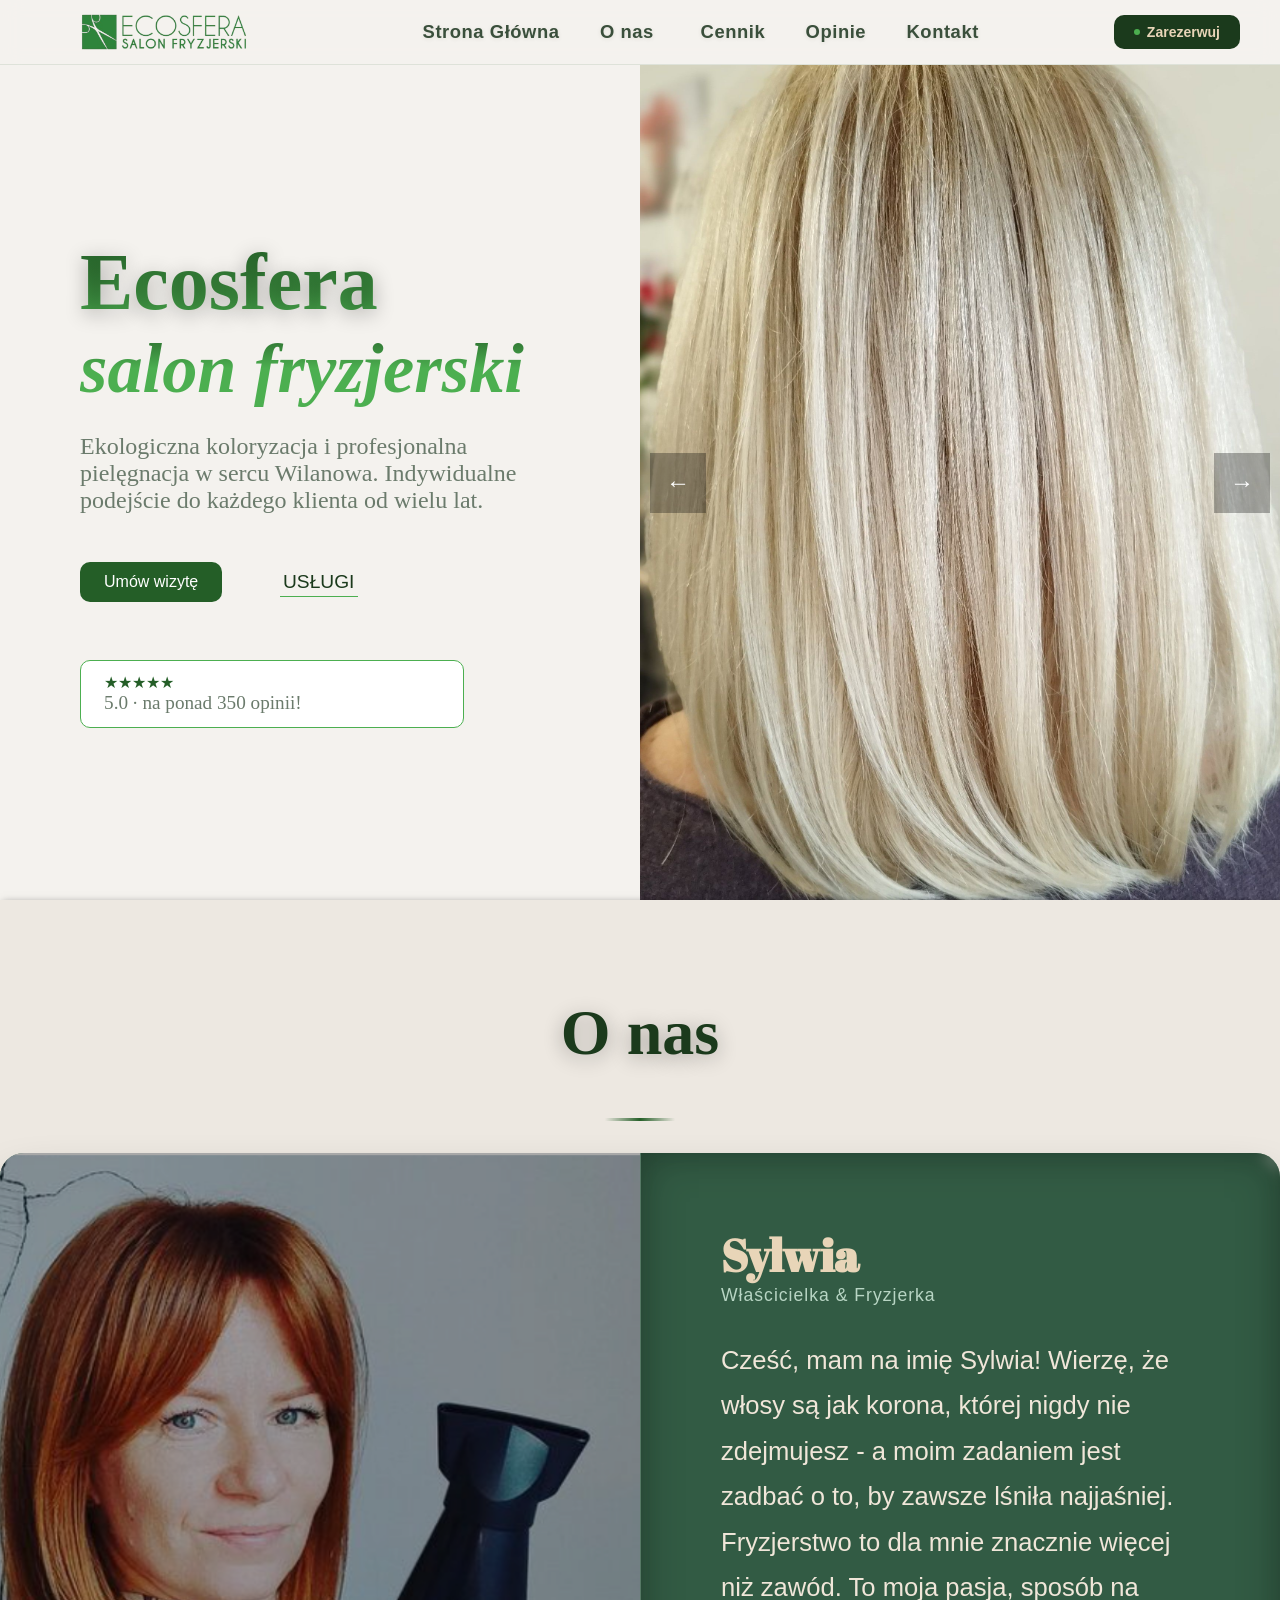
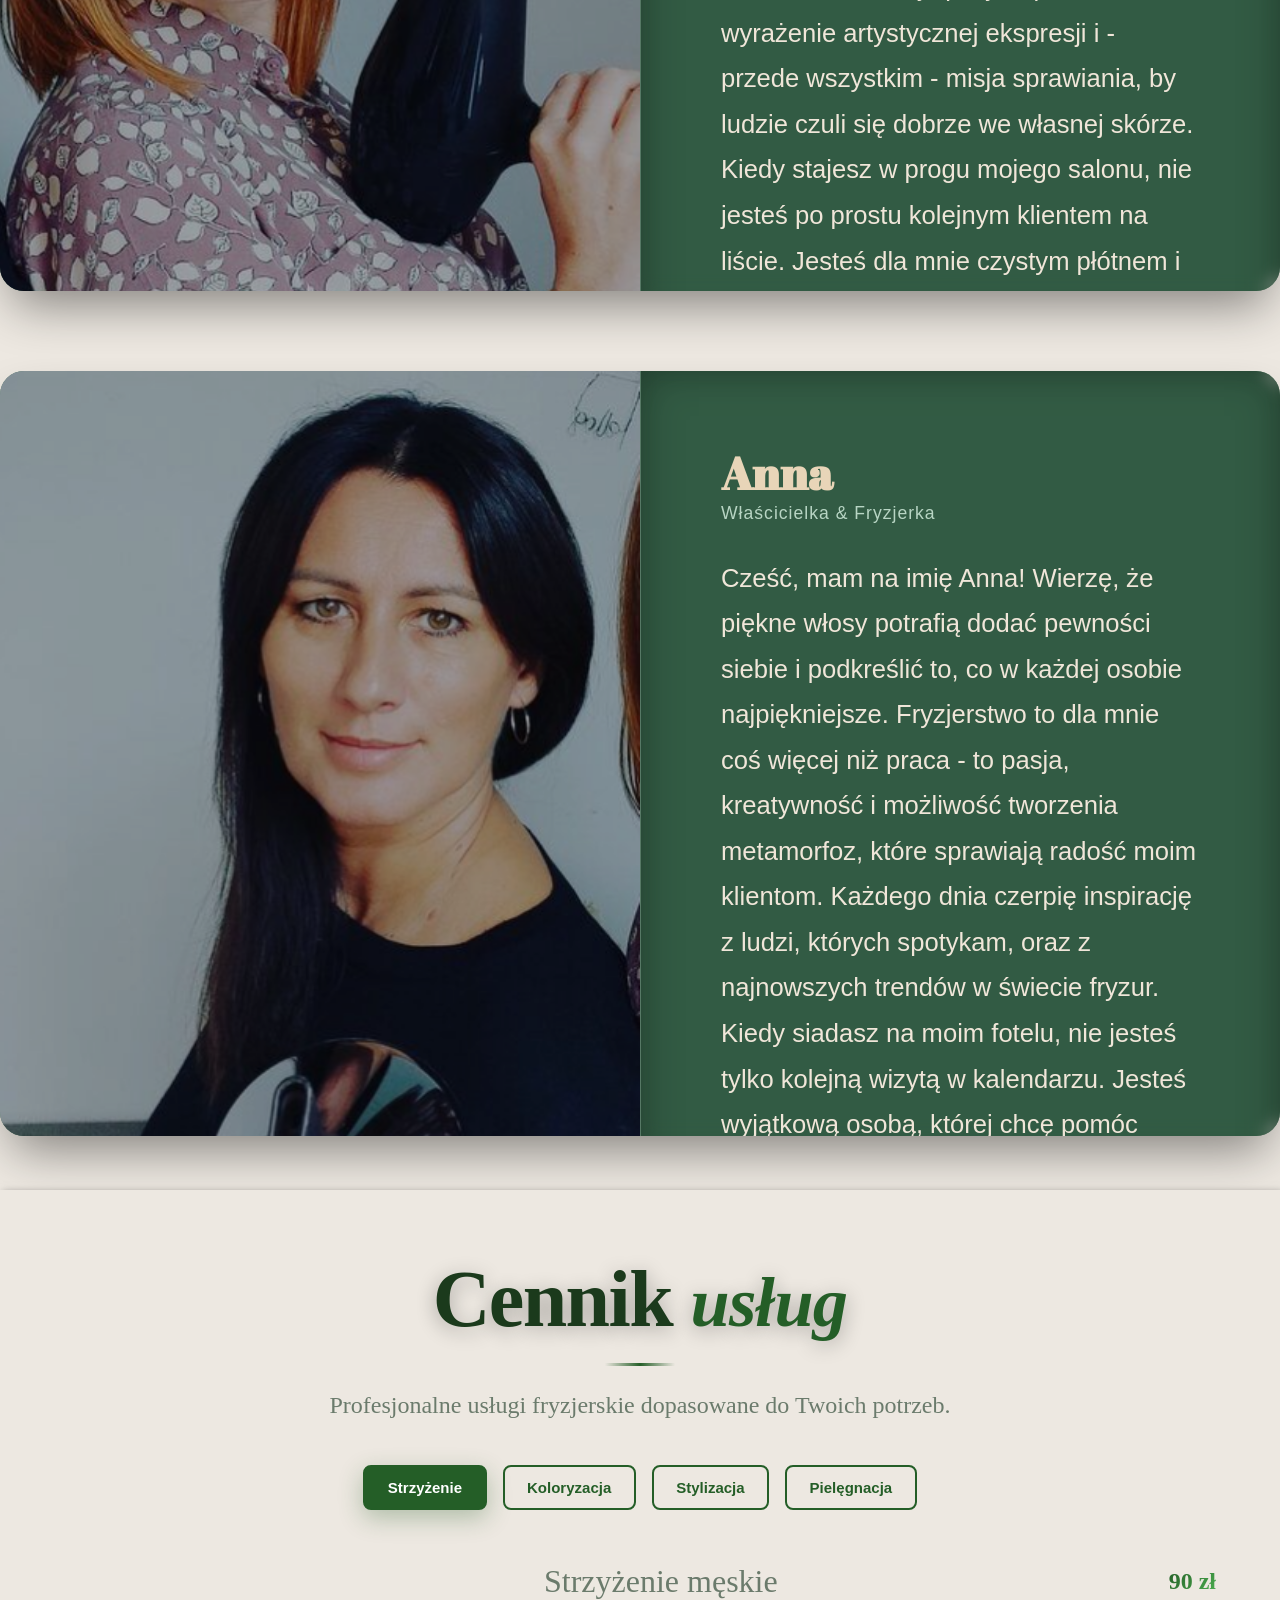
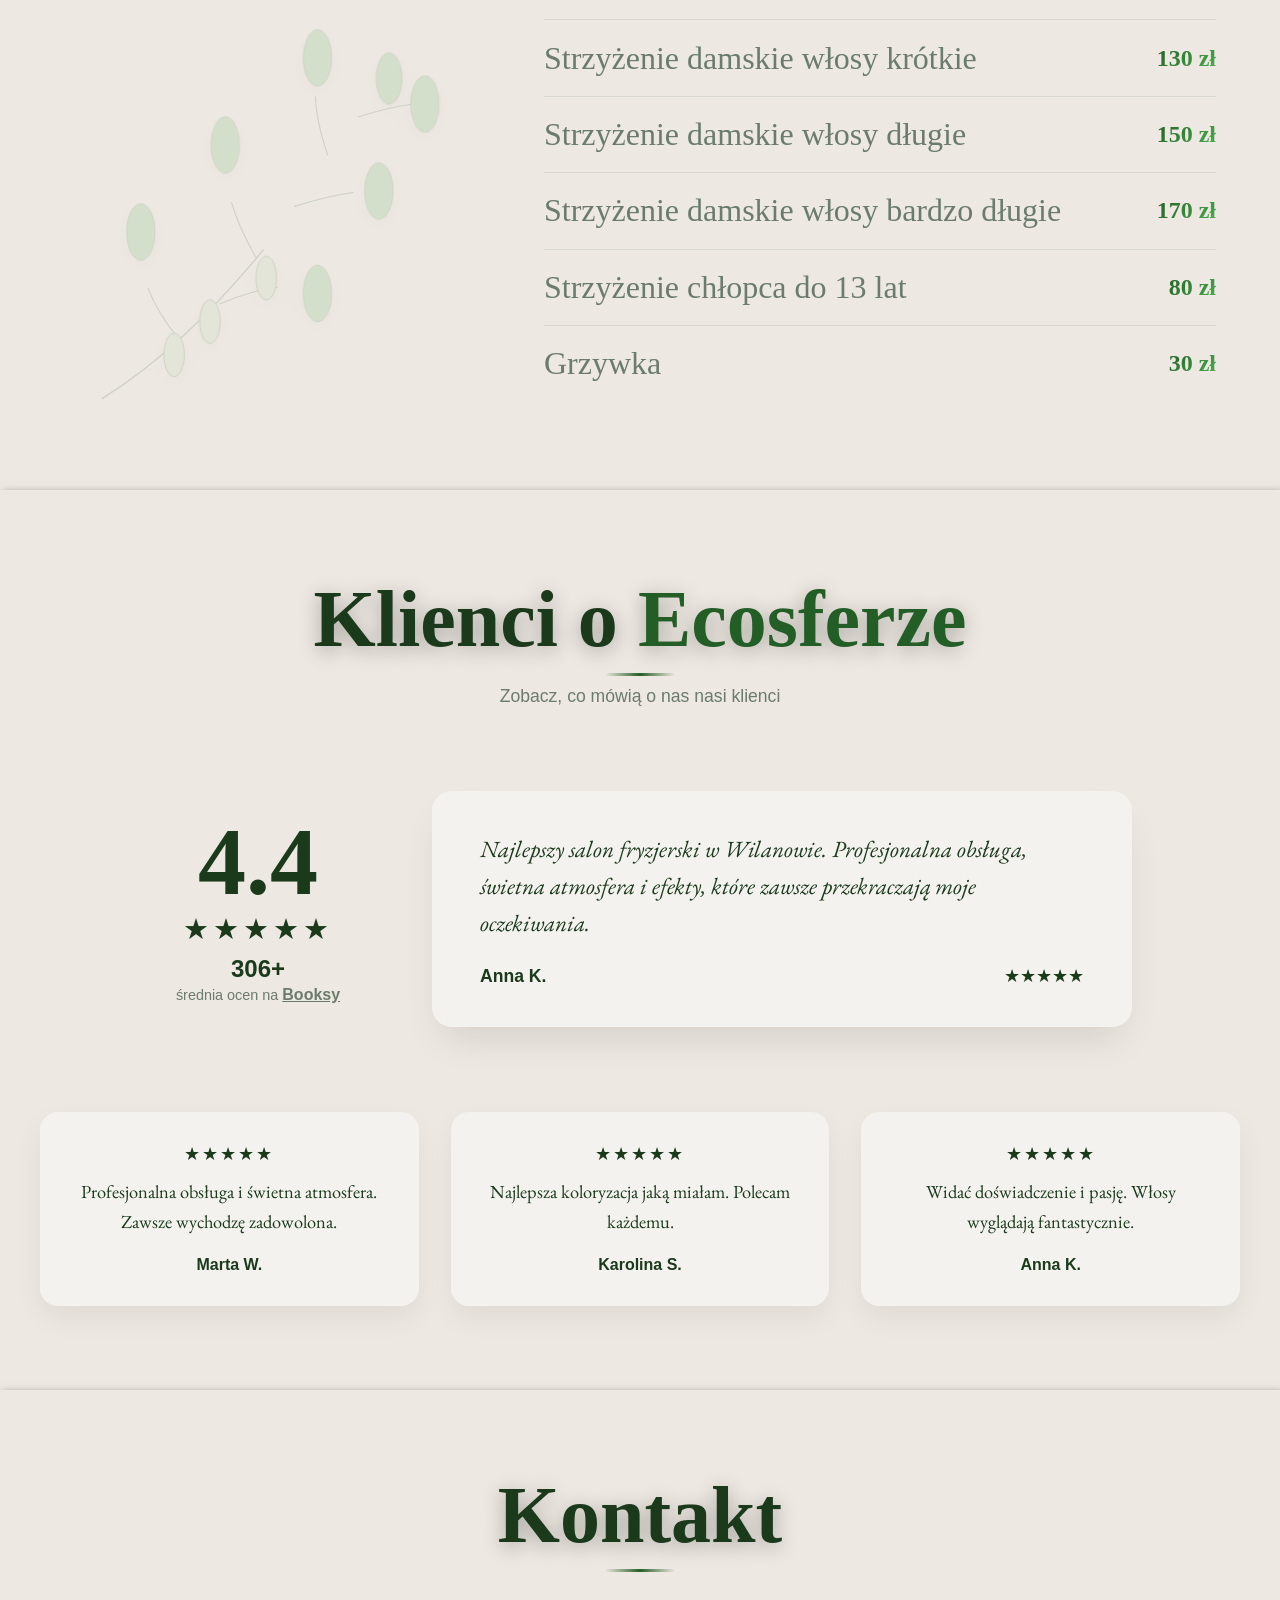
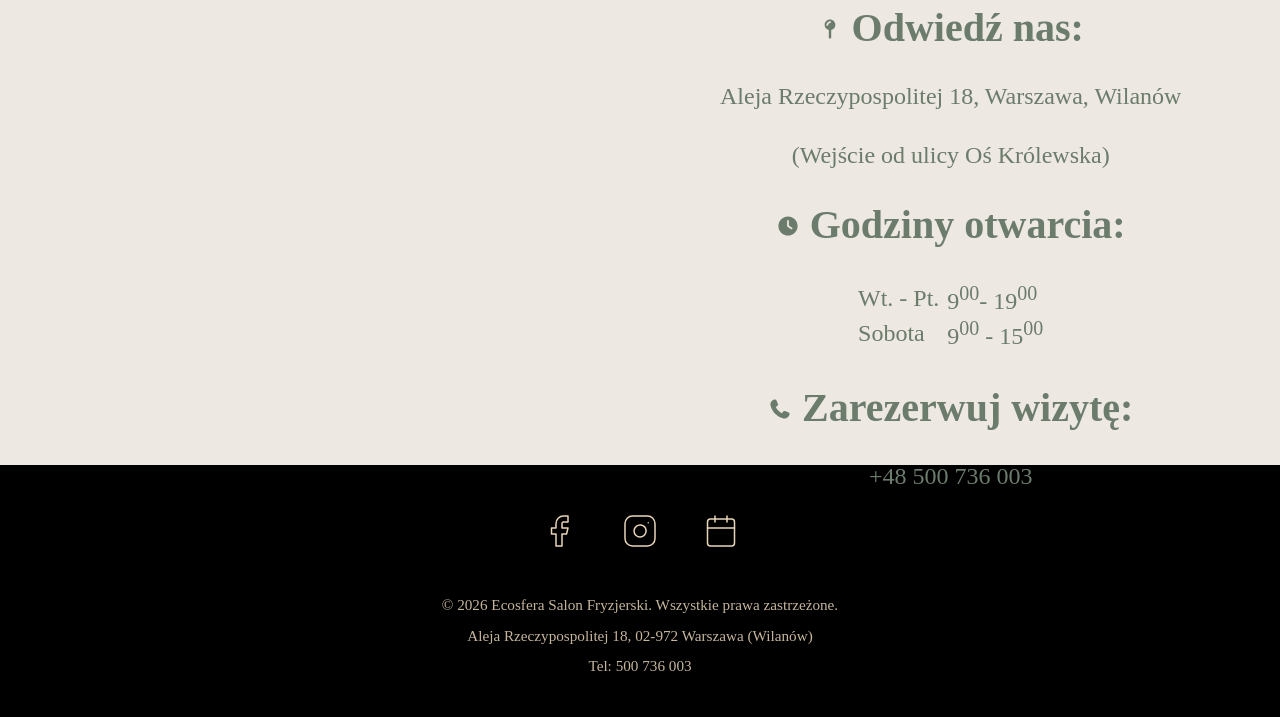
<file: main/index.html>
<!DOCTYPE html>
<html lang="pl">

<head>
    <meta charset="UTF-8">
    <meta name="viewport" content="width=device-width, initial-scale=1.0">
    <title>Ecosfera Salon Fryzjerski Warszawa Wilanów | Ekologiczna Stylizacja</title>
    
    <meta name="description"
    content="Szukasz profesjonalnego fryzjera w Wilanowie? Ecosfera to ekologiczny salon oferujący bezpieczną koloryzację i pielęgnację włosów. Zarezerwuj wizytę już dziś!">
    <!--SEO Meta-->
    <meta name="robots" content="index, follow">
    <link rel="canonical" href="https://www.ecosfera-salon.pl/">
    <!-- Preload LCP image -->
    <link rel="preload" as="image" href="./img/blondeHairClient.jpeg" fetchpriority="high">
    
    <link rel="preconnect" href="https://fonts.googleapis.com">
    <link rel="preconnect" href="https://fonts.gstatic.com" crossorigin>
    <!-- Optimized Google Fonts - only used variants: Abril Fatface (regular), EB Garamond (400, italic 400) -->
    <link
        href="https://fonts.googleapis.com/css2?family=Abril+Fatface&amp;family=EB+Garamond:ital,wght@400;400i&amp;display=swap"
        rel="stylesheet">
    
    <link rel="stylesheet" href="main.css">


    <script type="application/ld+json">
    {
     "@context": "https://schema.org",
  "@type": "HairSalon",
  "name": "Ecosfera Salon Fryzjerski",
  "image": "https://www.ecosfera-salon.pl/img/ecosfera-salon-logo.jpeg",
  "description": "Ekologiczny salon fryzjerski w Wilanowie oferujący bezpieczną koloryzację, strzyżenie i pielęgnację włosów.",
  "telephone": "+48 500 736 003",
  "url": "https://www.ecosfera-salon.pl",
  "address": {
    "@type": "PostalAddress",
    "streetAddress": "Aleja Rzeczypospolitej 18",
    "addressLocality": "Warszawa",
    "addressRegion": "Mazowieckie",
    "postalCode": "02-972",
    "addressCountry": "PL"
  },
  "geo": {
    "@type": "GeoCoordinates",
    "latitude": 52.16519,
    "longitude": 21.06842
  },
  "openingHoursSpecification": [
    {
      "@type": "OpeningHoursSpecification",
      "dayOfWeek": ["Tuesday", "Wednesday", "Thursday", "Friday"],
      "opens": "09:00",
      "closes": "19:00"
    },
    {
      "@type": "OpeningHoursSpecification",
      "dayOfWeek": "Saturday",
      "opens": "09:00",
      "closes": "15:00"
    }
  ],
  "priceRange": "$$",
  "makesOffer": [
    {
      "@type": "Offer",
      "itemOffered": {
        "@type": "Service",
        "name": "Strzyżenie damskie włosy długie",
        "description": "Profesjonalne strzyżenie włosów długich"
      },
      "price": "150",
      "priceCurrency": "PLN"
    },
    {
      "@type": "Offer",
      "itemOffered": {
        "@type": "Service",
        "name": "Koloryzacja",
        "description": "Ekologiczna koloryzacja włosów"
      },
      "price": "330",
      "priceCurrency": "PLN"
    }
  ],
  "aggregateRating": {
    "@type": "AggregateRating",
    "ratingValue": "5.0",
    "reviewCount": "350"
  }
}
    </script>
</head>

<body>
    <div id="hero-top"></div>
    <header>
        <nav class="navbar">
            <button class="hamburger" aria-label="Otwórz menu nawigacji">
                <span class="span-burger"></span>
                <span class="span-burger"></span>
                <span class="span-burger"></span>
            </button>

            <a href="#hero-top" class="navbar__logo">
                <img src="img/ecosfera-salon-logo-removebg.png" alt="Logo Ecosfera Salon Fryzjerski Warszawa Wilanów" width="250" height="90" loading="lazy">
            </a>

            <ul class="navbar__links" id="navbar-links">
                <li><a href="#hero-top" class="navbar-links-menu">Strona Główna</a></li>
                <li><a href="#about-us-top" class="navbar-links-menu">O nas</a></li>
                <li> <a href="#gallery" class="navbar-links-menu nav-gallery">Galeria</a></li>
                <li><a href="#uslugi" class="navbar-links-menu">Cennik</a></li>
                <li><a href="#opinie" class="navbar-links-menu">Opinie</a></li>
                <li><a href="#kontakt" class="navbar-links-menu">Kontakt</a></li>
            </ul>

            <a href="https://booksy.com/pl-pl/103331_ecosfera-salon-fryzjerski_fryzjer_3_warszawa?do=invite&amp;fbclid=PAZXh0bgNhZW0CMTEAc3J0YwZhcHBfaWQPOTM2NjE5NzQzMzkyNDU5AAGnRLR5wIq2W1ma4NZEW3SV1ByBA-IFJH_RV6ZpYcHFb1LEXCAZp8pJ2upxZm8_aem_dzJB8IYSLYYww8klO9M02w&amp;utm_content=link_in_bio&amp;utm_medium=social&amp;utm_source=ig#ba_s=dl_1"
                class="navbar__btn" target="_blank" rel="noopener">Zarezerwuj</a>
        </nav>
    </header>

    <main>
        <section class="hero" id="hero">
            <div class="hero__left">
                <h1 class="hero__title">Ecosfera </h1>
                <h2 class="hero__subtitle">salon fryzjerski</h2>

                <p class="hero__description">Ekologiczna koloryzacja i profesjonalna pielęgnacja w sercu Wilanowa.
                    Indywidualne podejście do każdego klienta od wielu lat.</p>
                <div class="hero__container">
                    <a href="https://booksy.com/pl-pl/103331_ecosfera-salon-fryzjerski_fryzjer_3_warszawa?do=invite&amp;fbclid=PAZXh0bgNhZW0CMTEAc3J0YwZhcHBfaWQPOTM2NjE5NzQzMzkyNDU5AAGnRLR5wIq2W1ma4NZEW3SV1ByBA-IFJH_RV6ZpYcHFb1LEXCAZp8pJ2upxZm8_aem_dzJB8IYSLYYww8klO9M02w&amp;utm_content=link_in_bio&amp;utm_medium=social&amp;utm_source=ig#ba_s=dl_1"
                        class="hero__btn" target="_blank" rel="noopener" title="Przekierowuje na strone booksy">Umów wizytę</a>
                    <a href="#uslugi" class="hero__text">USŁUGI </a>
                </div>

                <div class="hero__reviews">
                    <p class="hero__stars" aria-label="Ocena: 5 na 5 gwiazdek">★★★★★</p>
                    <p class="hero__opinions">5.0 &middot; na ponad 350 opinii!</p>
                </div>
            </div>

            <div class="hero__right">
                <div class="carousel">
                    <div class="carousel__track">
                        <img src="./img/blondeHairClient.jpeg" class="carousel__slide active"
                             alt="Stylizacja 1, blond włosy do karku"
                             fetchpriority="high" width="800" height="1000" loading="eager">
                        <img src="./img/blondeHairClient2.jpeg" class="carousel__slide"
                             alt="Stylizacja 2, blond włosy do ramion"
                             loading="lazy" width="800" height="1000">
                        <img src="./img/stylizacja3.jpeg" class="carousel__slide"
                             alt="Stylizacja 3, długie rozjasnione włosy"
                             loading="lazy" width="800" height="1000">
                    </div>
                    <button class="carousel__btn carousel__btn--prev">&#8592;</button>
                    <button class="carousel__btn carousel__btn--next">&#8594;</button>
                </div>
            </div>
        </section>

        <div id="about-us-top"></div>
        <section class="about-us" id="about-us">
            <h2 class="about-us__title">O <span class="about-us__subtitle"> nas</span></h2>
            <div class="about-us__divider"></div>
            <div class="about-us__owner-card">
                <div class="about-us__image-wrapper">
                    <img src="img/Sylwia-Jamnicka-photo.png" alt="Sylwia Jamnicka - właścicielka" class="about-us__image" width="700" height="800" loading="lazy">
                </div>
                <div class="about-us__glass-content">
                    <div class="about-us__person-header">
                        <h3>Sylwia</h3>
                        <span class="role">Właścicielka &amp; Fryzjerka</span>
                    </div>
                    <p class="description">
                        Cześć, mam na imię Sylwia! Wierzę, że włosy są jak korona, której nigdy nie zdejmujesz - a moim
                        zadaniem jest zadbać o to, by zawsze lśniła najjaśniej.
                        Fryzjerstwo to dla mnie znacznie więcej niż zawód. To moja pasja, sposób na wyrażenie
                        artystycznej ekspresji i - przede wszystkim - misja sprawiania, by ludzie czuli się dobrze we
                        własnej skórze.
                        Kiedy stajesz w progu mojego salonu, nie jesteś po prostu kolejnym klientem na liście. Jesteś
                        dla mnie czystym płótnem i nową, fascynującą historią do usłyszenia.
                    </p>
                </div>
            </div>

            <div class="about-us__coworker-card">
                <div class="about-us__image-wrapper">
                    <img src="img/annaPhoto.png" alt="Anna - fryzjerka" class="about-us__image" width="700" height="800" loading="lazy">
                </div>
                <div class="about-us__glass-content">
                    <div class="about-us__person-header">
                        <h3>Anna</h3>
                        <span class="role">Właścicielka &amp; Fryzjerka</span>
                    </div>
                    <p class="description">
                        Cześć, mam na imię Anna!
                        Wierzę, że piękne włosy potrafią dodać pewności siebie i podkreślić to, co w każdej osobie
                        najpiękniejsze.

                        Fryzjerstwo to dla mnie coś więcej niż praca - to pasja, kreatywność i możliwość tworzenia
                        metamorfoz, które sprawiają radość moim klientom. Każdego dnia czerpię inspirację z ludzi,
                        których spotykam, oraz z najnowszych trendów w świecie fryzur.

                        Kiedy siadasz na moim fotelu, nie jesteś tylko kolejną wizytą w kalendarzu. Jesteś wyjątkową
                        osobą, której chcę pomóc poczuć się jeszcze lepiej i pewniej w swoim stylu.
                    </p>
                </div>
            </div>
        </section>

        <div id="gallery"></div>
        <section class="gallery">
    <h1 class="gallery__title">Galeria</h1>
    <div class="gallery__wrapper">
        <img src="img/blondeHairClient.jpeg" alt="Elegancka stylizacja blond włosów" loading="lazy" width="800" height="1000">
        <img src="img/blondeHairClient2.jpeg" alt="Naturalny blond z delikatnymi refleksami" loading="lazy" width="800" height="1000">
        <img src="img/stylizacja3.jpeg" alt="Długie rozjaśnione włosy z objętością" loading="lazy" width="800" height="1000">
        <img src="img/szacun.jpeg" alt="Precyzyjne cięcie i stylizacja" loading="lazy" width="800" height="1000">
        <img src="img/ecosfera-salon-logo.jpeg" alt="Wnętrze salonu Ecosfera" loading="lazy" width="800" height="600">
    </div>
</section>

        <div id="uslugi"></div>
        <section class="uslugi">
            <h2 class="uslugi__title">Cennik <span class="uslugi__subtitle">usług</span></h2>
            <div class="uslugi__divider"></div>
            <p class="uslugi__description">Profesjonalne usługi fryzjerskie dopasowane do Twoich potrzeb.</p>

            <div class="uslugi__tabs">
                <button class="uslugi__tab uslugi__tab--active" data-tab="strzyżenie">
                    Strzyżenie
                </button>
                <button class="uslugi__tab" data-tab="koloryzacja">
                    Koloryzacja
                </button>
                <button class="uslugi__tab" data-tab="stylizacja">
                    Stylizacja
                </button>
                <button class="uslugi__tab" data-tab="pielęgnacja">
                    Pielęgnacja
                </button>
            </div>

            <div class="uslugi__content">

                <div class="uslugi__panel uslugi__panel--active" data-content="strzyżenie">
                    <div class="uslugi__table">
                        <div class="uslugi__row">
                            <span class="uslugi__name">Strzyżenie męskie</span>
                            <span class="uslugi__price">90 zł</span>
                        </div>
                        <div class="uslugi__row">
                            <span class="uslugi__name">Strzyżenie damskie włosy krótkie</span>
                            <span class="uslugi__price">130 zł</span>
                        </div>
                        <div class="uslugi__row">
                            <span class="uslugi__name">Strzyżenie damskie włosy długie</span>
                            <span class="uslugi__price">150 zł</span>
                        </div>
                        <div class="uslugi__row">
                            <span class="uslugi__name">Strzyżenie damskie włosy bardzo długie</span>
                            <span class="uslugi__price">170 zł</span>
                        </div>
                        <div class="uslugi__row">
                            <span class="uslugi__name">Strzyżenie chłopca do 13 lat</span>
                            <span class="uslugi__price">80 zł</span>
                        </div>
                        <div class="uslugi__row">
                            <span class="uslugi__name">Grzywka</span>
                            <span class="uslugi__price">30 zł</span>
                        </div>
                    </div>
                </div>

                <div class="uslugi__panel" data-content="koloryzacja">
                    <div class="uslugi__table">
                        <div class="uslugi__row">
                            <span class="uslugi__name">Tonowanie/Odświeżenie koloru</span>
                            <span class="uslugi__price">od 230 zł</span>
                        </div>
                        <div class="uslugi__row">
                            <span class="uslugi__name">Koloryzacja</span>
                            <span class="uslugi__price">od 330 zł</span>
                        </div>
                        <div class="uslugi__row">
                            <span class="uslugi__name">Refleksy</span>
                            <span class="uslugi__price">od 380 zł</span>
                        </div>
                        <div class="uslugi__row">
                            <span class="uslugi__name">Koloryzacja + Refleksy</span>
                            <span class="uslugi__price">od 420 zł</span>
                        </div>
                        <div class="uslugi__row">
                            <span class="uslugi__name">Baleyage 1 kolor</span>
                            <span class="uslugi__price">od 400 zł</span>
                        </div>
                    </div>
                </div>


                <div class="uslugi__panel" data-content="stylizacja">
                    <div class="uslugi__table">
                        <div class="uslugi__row">
                            <span class="uslugi__name">Stylizacja (warkocz, kucyk, prostownica)</span>
                            <span class="uslugi__price">od 150 zł</span>
                        </div>
                        <div class="uslugi__row">
                            <span class="uslugi__name">Upięcie</span>
                            <span class="uslugi__price">od 200 zł</span>
                        </div>
                        <div class="uslugi__row">
                            <span class="uslugi__name">Modelowanie włosy krótkie</span>
                            <span class="uslugi__price">100 zł</span>
                        </div>
                        <div class="uslugi__row">
                            <span class="uslugi__name">Modelowanie włosy średnie</span>
                            <span class="uslugi__price">110 zł</span>
                        </div>
                        <div class="uslugi__row">
                            <span class="uslugi__name">Modelowanie włosy długie</span>
                            <span class="uslugi__price">120 zł</span>
                        </div>
                        <div class="uslugi__row">
                            <span class="uslugi__name">Modelowanie włosy bardzo długie</span>
                            <span class="uslugi__price">130 zł</span>
                        </div>
                    </div>
                </div>


                <div class="uslugi__panel" data-content="pielęgnacja">
                    <div class="uslugi__table">
                        <div class="uslugi__row">
                            <span class="uslugi__name">Peeling skóry głowy</span>
                            <span class="uslugi__price">130 zł</span>
                        </div>
                        <div class="uslugi__row">
                            <span class="uslugi__name">Proteinowa ampułka</span>
                            <span class="uslugi__price">100 zł</span>
                        </div>
                        <div class="uslugi__row">
                            <span class="uslugi__name">Regenerujący Botox Golden</span>
                            <span class="uslugi__price">270 zł</span>
                        </div>
                    </div>
                </div>
            </div>


            <figure class="uslugi__botanical" aria-label="Animowana gałązka botaniczna">
                <div class="uslugi__botanical-sway">
                    <svg viewBox="0 0 200 200" xmlns="http://www.w3.org/2000/svg" aria-label="Botanical sprig">
                        <!-- Main stem -->
                        <path class="uslugi__botanical-stem uslugi__botanical-stem--main uslugi__botanical-draw"
                            style="--len: 220; --delay: 0ms" d="M40 165 C 80 140, 110 100, 150 45" />

                        <!-- Side stems -->
                        <path class="uslugi__botanical-stem uslugi__botanical-stem--branch uslugi__botanical-draw"
                            style="--len: 60; --delay: 450ms" d="M70 142 C 60 130, 55 118, 55 108" />
                        <path class="uslugi__botanical-stem uslugi__botanical-stem--branch uslugi__botanical-draw"
                            style="--len: 60; --delay: 550ms" d="M86 128 C 100 122, 112 120, 122 122" />
                        <path class="uslugi__botanical-stem uslugi__botanical-stem--branch uslugi__botanical-draw"
                            style="--len: 60; --delay: 650ms" d="M100 110 C 92 96, 88 84, 88 72" />
                        <path class="uslugi__botanical-stem uslugi__botanical-stem--branch uslugi__botanical-draw"
                            style="--len: 60; --delay: 750ms" d="M115 90 C 128 86, 138 84, 146 84" />
                        <path class="uslugi__botanical-stem uslugi__botanical-stem--branch uslugi__botanical-draw"
                            style="--len: 60; --delay: 850ms" d="M128 70 C 124 58, 122 48, 124 38" />
                        <path class="uslugi__botanical-stem uslugi__botanical-stem--branch uslugi__botanical-draw"
                            style="--len: 60; --delay: 950ms" d="M140 55 C 150 52, 158 50, 164 50" />

                        <!-- Leaves -->
                        <g class="uslugi__botanical-leaves">
                            <ellipse
                                class="uslugi__botanical-leaf uslugi__botanical-leaf--bloom uslugi__botanical-bloom"
                                style="--delay: 700ms" cx="55" cy="100" rx="5.5" ry="11"
                                transform="rotate(-30 55 100)" />
                            <ellipse
                                class="uslugi__botanical-leaf uslugi__botanical-leaf--bloom uslugi__botanical-bloom"
                                style="--delay: 800ms" cx="124" cy="124" rx="5.5" ry="11"
                                transform="rotate(70 124 124)" />
                            <ellipse
                                class="uslugi__botanical-leaf uslugi__botanical-leaf--bloom uslugi__botanical-bloom"
                                style="--delay: 900ms" cx="88" cy="66" rx="5.5" ry="11" transform="rotate(-10 88 66)" />
                            <ellipse
                                class="uslugi__botanical-leaf uslugi__botanical-leaf--bloom uslugi__botanical-bloom"
                                style="--delay: 1000ms" cx="148" cy="84" rx="5.5" ry="11"
                                transform="rotate(80 148 84)" />
                            <ellipse
                                class="uslugi__botanical-leaf uslugi__botanical-leaf--bloom uslugi__botanical-bloom"
                                style="--delay: 1100ms" cx="124" cy="32" rx="5.5" ry="11"
                                transform="rotate(10 124 32)" />
                            <ellipse
                                class="uslugi__botanical-leaf uslugi__botanical-leaf--bloom uslugi__botanical-bloom"
                                style="--delay: 1200ms" cx="166" cy="50" rx="5.5" ry="11"
                                transform="rotate(85 166 50)" />
                            <ellipse
                                class="uslugi__botanical-leaf uslugi__botanical-leaf--bloom uslugi__botanical-bloom"
                                style="--delay: 1300ms" cx="152" cy="40" rx="5" ry="10" transform="rotate(35 152 40)" />
                            <ellipse
                                class="uslugi__botanical-leaf uslugi__botanical-leaf--small uslugi__botanical-bloom"
                                style="--delay: 600ms" cx="68" cy="148" rx="4" ry="8.5"
                                transform="rotate(-50 68 148)" />
                            <ellipse
                                class="uslugi__botanical-leaf uslugi__botanical-leaf--small uslugi__botanical-bloom"
                                style="--delay: 650ms" cx="82" cy="135" rx="4" ry="8.5" transform="rotate(40 82 135)" />
                            <ellipse
                                class="uslugi__botanical-leaf uslugi__botanical-leaf--small uslugi__botanical-bloom"
                                style="--delay: 750ms" cx="104" cy="118" rx="4" ry="8.5"
                                transform="rotate(-20 104 118)" />
                        </g>
                    </svg>
                </div>
            </figure>
        </section>

        <div id="opinie"></div>
        <section class="opinie" id="opinie">
            <div class="opinie__wrapper">

                <header class="opinie__header">
                    <h2 class="opinie__title">Klienci o <span class="opinie__subtitle">Ecosferze</span></h2>
                    <div class="opinie__divider"></div>
                    <p class="opinie__description">
                        Zobacz, co mówią o nas nasi klienci
                    </p>
                </header>

                <div class="opinie__content">

                    <div class="opinie__rating-box">
                        <p class="opinie__rating" data-target="5">0</p>
                        <p class="opinie__stars">★★★★★</p>
                        <p class="opinie__reviews" data-target="350">0</p>
                        <p class="opinie__source">średnia ocen na <a href="https://booksy.com/pl-pl/103331_ecosfera-salon-fryzjerski_fryzjer_3_warszawa?do=invite&fbclid=PAZXh0bgNhZW0CMTEAc3J0YwZhcHBfaWQPOTM2NjE5NzQzMzkyNDU5AAGnRLR5wIq2W1ma4NZEW3SV1ByBA-IFJH_RV6ZpYcHFb1LEXCAZp8pJ2upxZm8_aem_dzJB8IYSLYYww8klO9M02w&utm_content=link_in_bio&utm_medium=social&utm_source=ig#ba_s=dl_1" target="_blank" rel="noopener" class="opinie__link">Booksy</a></p>
                    </div>

                    <div class="opinie__big-card">
                        <p class="opinie__quote">
                            Najlepszy salon fryzjerski w Wilanowie. Profesjonalna
                            obsługa, świetna atmosfera i efekty, które zawsze
                            przekraczają moje oczekiwania.
                        </p>

                        <div class="opinie__author">
                            <p class="opinie__author-name">Anna K.</p>
                            <p class="opinie__author-stars">★★★★★</p>
                        </div>
                    </div>

                </div>

                <div class="opinie__cards">

                    <div class="opinie__card">
                        <p class="opinie__card-stars">★★★★★</p>
                        <p class="opinie__card-text">
                            Profesjonalna obsługa i świetna atmosfera.
                            Zawsze wychodzę zadowolona.
                        </p>
                        <p class="opinie__card-author">Marta W.</p>
                    </div>

                    <div class="opinie__card">
                        <p class="opinie__card-stars">★★★★★</p>
                        <p class="opinie__card-text">
                            Najlepsza koloryzacja jaką miałam.
                            Polecam każdemu.
                        </p>
                        <p class="opinie__card-author">Karolina S.</p>
                    </div>

                    <div class="opinie__card">
                        <p class="opinie__card-stars">★★★★★</p>
                        <p class="opinie__card-text">
                            Widać doświadczenie i pasję.
                            Włosy wyglądają fantastycznie.
                        </p>
                        <p class="opinie__card-author">Anna K.</p>
                    </div>

                </div>

            </div>
        </section>

        <div id="kontakt"></div>
        <section class="kontakt">
            <h2 class="kontakt__title">Kontakt</h2>
            <div class="kontakt__divider"></div>
            <div class="kontakt__wrapper">
                <div class="kontakt__map-container">
                    <iframe src="https://www.google.com/maps/embed?pb=!1m18!1m12!1m3!1d2447.3025265833553!2d21.068417577112168!3d52.16519286243718!2m3!1f0!2f0!3f0!3m2!1i1024!2i768!4f13.1!3m3!1m2!1s0x47192d94d3d31e0d%3A0x4a7d7ec7e98040fd!2sEcosfera%20Salon%20Fryzjerski!5e0!3m2!1spl!2spl!4v1782412494277!5m2!1spl!2spl" width="600" height="450" style="border:0;" allowfullscreen="" loading="lazy" referrerpolicy="strict-origin-when-cross-origin"></iframe>
                </div>
                <div class="kontakt__data">
                    <h3 class="data-title"><svg xmlns="http://www.w3.org/2000/svg" viewBox="0 0 640 640"><!--!Font Awesome Free v7.3.0 by @fontawesome - https://fontawesome.com License - https://fontawesome.com/license/free Copyright 2026 Fonticons, Inc.--><path d="M352 348.4C416.1 333.9 464 276.5 464 208C464 128.5 399.5 64 320 64C240.5 64 176 128.5 176 208C176 276.5 223.9 333.9 288 348.4L288 544C288 561.7 302.3 576 320 576C337.7 576 352 561.7 352 544L352 348.4zM328 160C297.1 160 272 185.1 272 216C272 229.3 261.3 240 248 240C234.7 240 224 229.3 224 216C224 158.6 270.6 112 328 112C341.3 112 352 122.7 352 136C352 149.3 341.3 160 328 160z"/></svg></i>&nbsp;Odwiedź nas:</h3>
                    <p> Aleja Rzeczypospolitej 18, Warszawa, Wilanów</p>
                    <span class="kontakt__entrance">(Wejście od ulicy Oś Królewska)</span>
                    <h3 class="data-title"><svg xmlns="http://www.w3.org/2000/svg" viewBox="0 0 640 640"><!--!Font Awesome Free v7.3.0 by @fontawesome - https://fontawesome.com License - https://fontawesome.com/license/free Copyright 2026 Fonticons, Inc.--><path d="M320 64C461.4 64 576 178.6 576 320C576 461.4 461.4 576 320 576C178.6 576 64 461.4 64 320C64 178.6 178.6 64 320 64zM296 184L296 320C296 328 300 335.5 306.7 340L402.7 404C413.7 411.4 428.6 408.4 436 397.3C443.4 386.2 440.4 371.4 429.3 364L344 307.2L344 184C344 170.7 333.3 160 320 160C306.7 160 296 170.7 296 184z"/></svg>&nbsp;Godziny otwarcia:</h3>
                    <table class="kontakt__workhours">
                        <tr>
                            <td>Wt. - Pt.&nbsp;</td>
                            <td>9<sup>00</sup>- 19<sup>00</sup></td>
                        </tr>
                        <tr>
                            <td>Sobota &nbsp;</td>
                            <td>9<sup>00</sup> - 15<sup>00</sup></td>
                        </tr>
                    </table>

                    <h3 class="data-title"><svg xmlns="http://www.w3.org/2000/svg" viewBox="0 0 640 640"><!--!Font Awesome Free v7.3.0 by @fontawesome - https://fontawesome.com License - https://fontawesome.com/license/free Copyright 2026 Fonticons, Inc.--><path d="M224.2 89C216.3 70.1 195.7 60.1 176.1 65.4L170.6 66.9C106 84.5 50.8 147.1 66.9 223.3C104 398.3 241.7 536 416.7 573.1C493 589.3 555.5 534 573.1 469.4L574.6 463.9C580 444.2 569.9 423.6 551.1 415.8L453.8 375.3C437.3 368.4 418.2 373.2 406.8 387.1L368.2 434.3C297.9 399.4 241.3 341 208.8 269.3L253 233.3C266.9 222 271.6 202.9 264.8 186.3L224.2 89z"/></svg>&nbsp;</i>Zarezerwuj wizytę: </h3>
                    <p class="kontakt__number"></i>+48 500 736 003</p>
                </div>
            </div>

        </section>
    </main>
   <footer class="footer">
    <div class="footer__content">
        <div class="footer__social">
    <!-- Facebook -->
    <a href="https://www.facebook.com/TWOJA_STRONA" target="_blank" rel="noopener" aria-label="Facebook">
        <svg xmlns="http://www.w3.org/2000/svg" width="34" height="34" viewBox="0 0 24 24" fill="none" stroke="#e8d5b8" stroke-width="2.2" stroke-linejoin="round" stroke-linecap="round">
            <path d="M18 2h-3a5 5 0 0 0-5 5v3H7v4h3v8h4v-8h3l1-4h-4V7a1 1 0 0 1 1-1h3z"/>
        </svg>
    </a>

    <!-- Instagram -->
    <a href="https://www.instagram.com/TWOJA_STRONA" target="_blank" rel="noopener" aria-label="Instagram">
        <svg xmlns="http://www.w3.org/2000/svg" width="34" height="34" viewBox="0 0 24 24" fill="none" stroke="#e8d5b8" stroke-width="2.2" stroke-linejoin="round" stroke-linecap="round">
            <rect x="2" y="2" width="20" height="20" rx="5" ry="5"/>
            <path d="M16 11.37A4 4 0 1 1 12.63 8 4 4 0 0 1 16 11.37z"/>
            <line x1="17.5" y1="6.5" x2="17.51" y2="6.5"/>
        </svg>
    </a>

    <!-- Booksy / Rezerwacja -->
    <a href="https://booksy.com/..." target="_blank" rel="noopener" aria-label="Rezerwacja Booksy">
        <svg xmlns="http://www.w3.org/2000/svg" width="34" height="34" viewBox="0 0 24 24" fill="none" stroke="#e8d5b8" stroke-width="2.2" stroke-linejoin="round" stroke-linecap="round">
            <rect x="3" y="4" width="18" height="18" rx="2" ry="2"/>
            <line x1="16" y1="2" x2="16" y2="6"/>
            <line x1="8" y1="2" x2="8" y2="6"/>
            <line x1="3" y1="10" x2="21" y2="10"/>
        </svg>
    </a>
</div>

        <div class="footer__info">
            <p>&copy; 2026 Ecosfera Salon Fryzjerski. Wszystkie prawa zastrzeżone.</p>
            <p>Aleja Rzeczypospolitej 18, 02-972 Warszawa (Wilanów)</p>
            <p>Tel: <a href="tel:+48500736003">500 736 003</a></p>
        </div>
    </div>
</footer>

    <script src="main.js" defer></script>
</body>

</html>
</file>
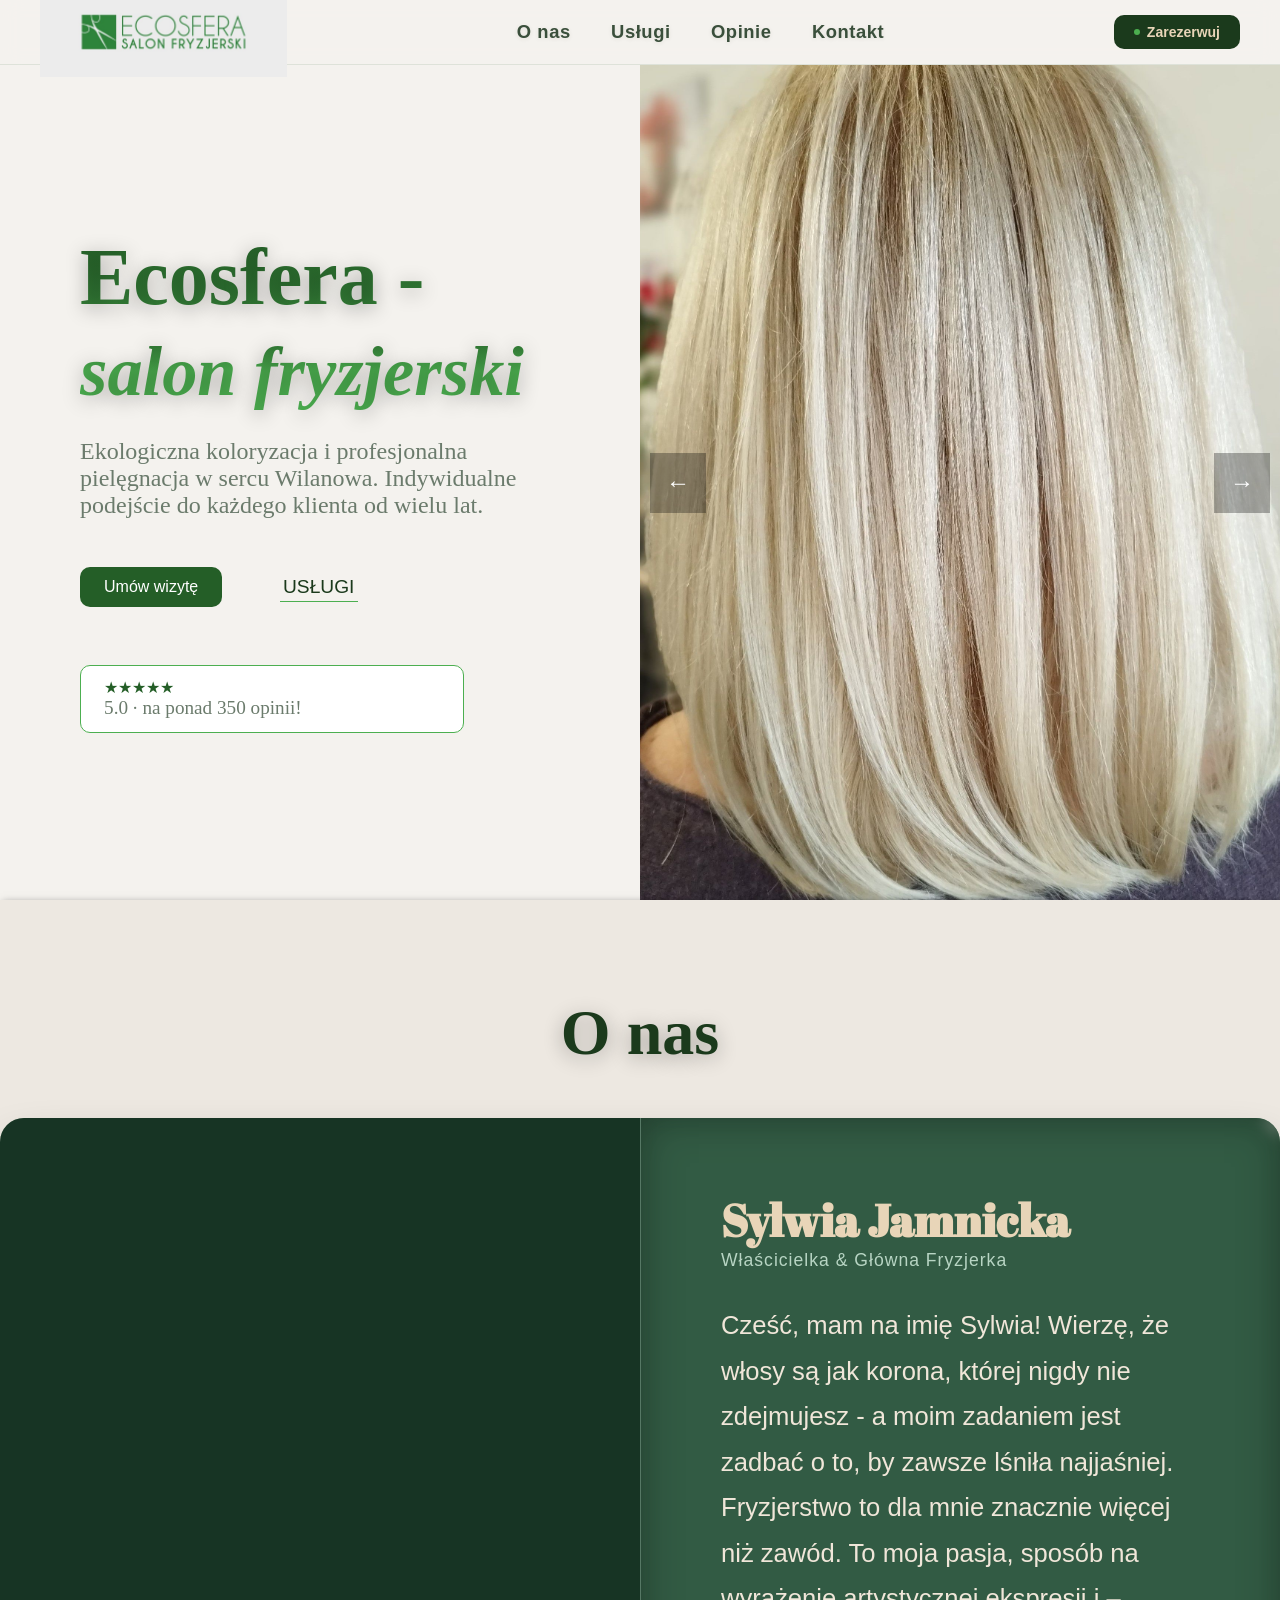
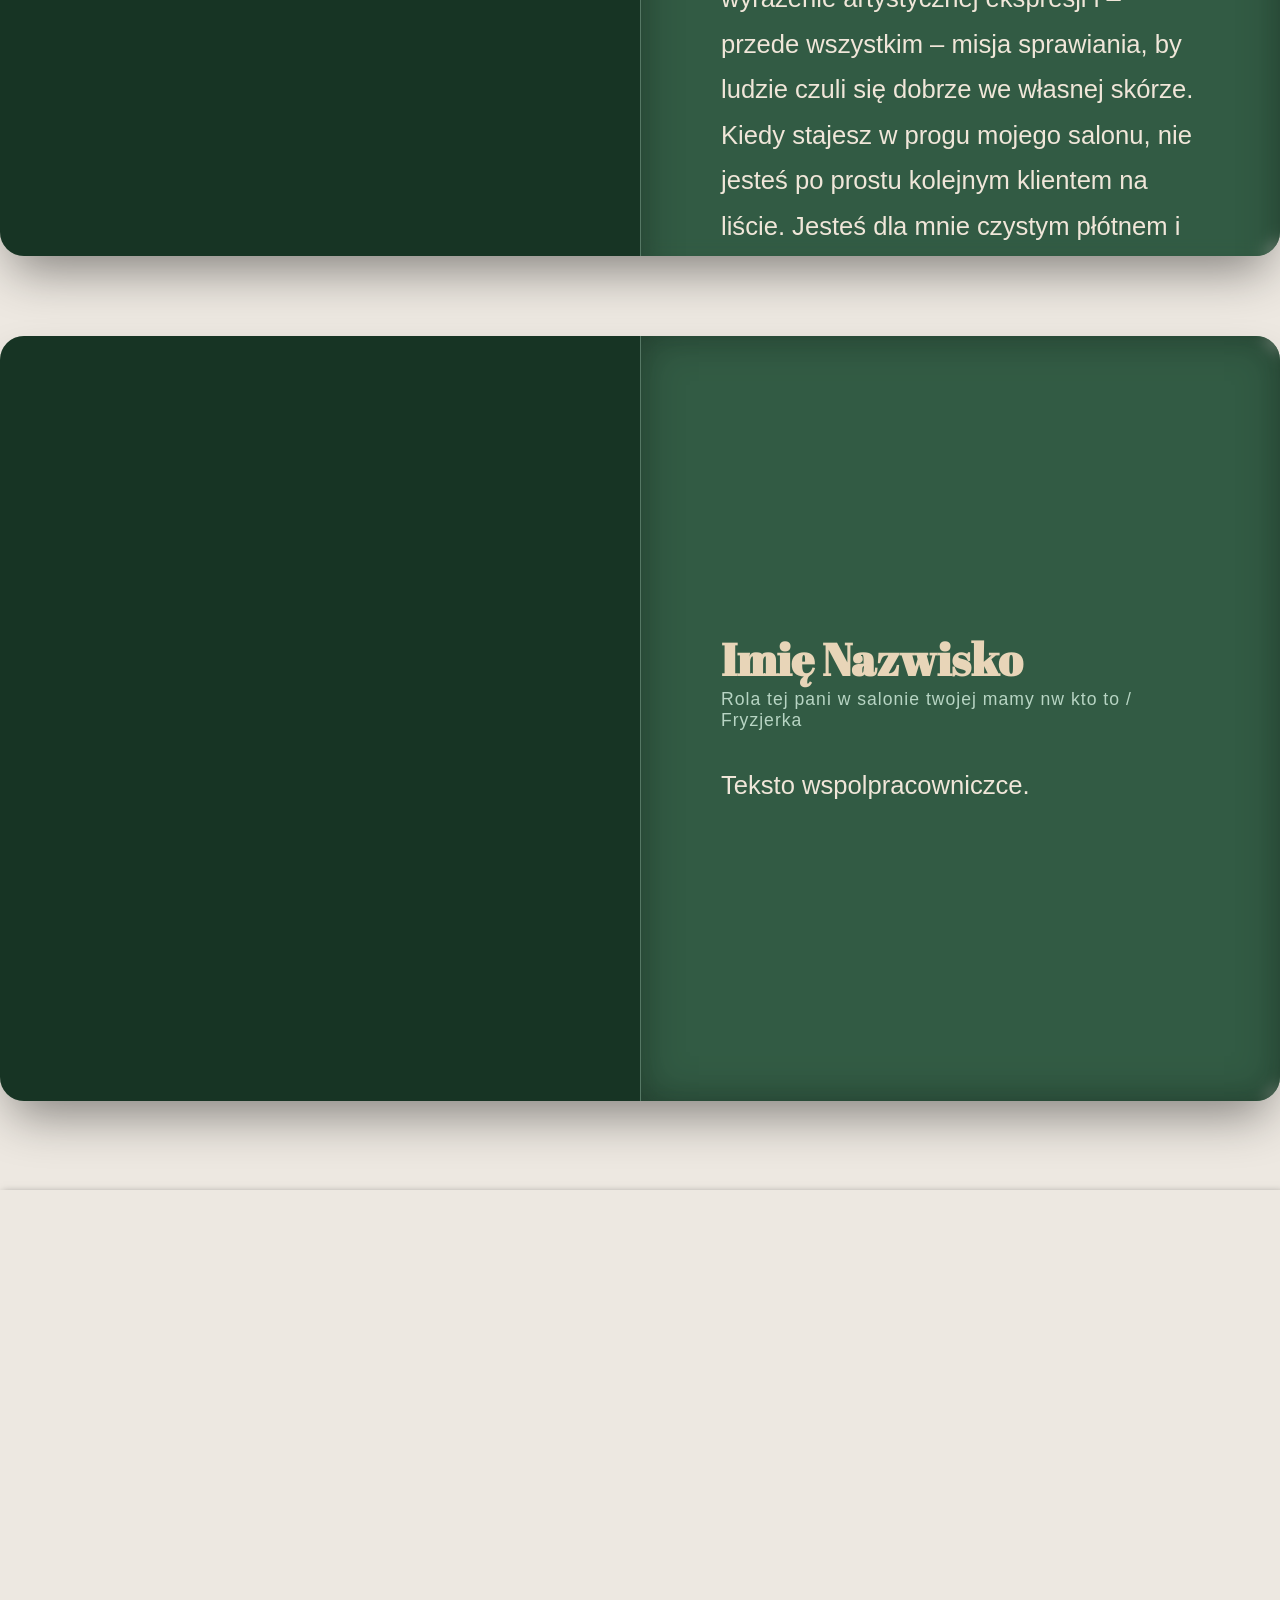
<file: main/main.html>
<!DOCTYPE html>
<html lang="pl">

<head>
    <meta charset="UTF-8">
    <meta name="viewport" content="width=device-width, initial-scale=1.0">
    
    <title>Ecosfera Salon Fryzjerski Warszawa Wilanów | Ekologiczna Stylizacja</title>
    
    <meta name="description" content="Szukasz profesjonalnego fryzjera w Wilanowie? Ecosfera to ekologiczny salon oferujący bezpieczną koloryzację i pielęgnację włosów. Zarezerwuj wizytę już dziś!">
    <link rel="preconnect" href="https://fonts.googleapis.com">
    <link rel="preconnect" href="https://fonts.gstatic.com" crossorigin>
    <link href="https://fonts.googleapis.com/css2?family=Abril+Fatface&family=EB+Garamond:ital,wght@0,400..800;1,400..800&display=swap" rel="stylesheet">
    <link rel="stylesheet" href="main.css">

    <script type="application/ld+json">
    {
      "@context": "https://schema.org",
      "@type": "HairSalon",
      "name": "Ecosfera Salon Fryzjerski",
      "image": "https://www.ecosfera-salon.pl/img/logo-ecosfera.webp", 
      "telephone": "+48XXXXXXXXX",
      "url": "https://www.ecosfera-salon.pl",
      "address": {
        "@type": "PostalAddress",
        "streetAddress": "Aleja Rzeczypospolitej 18", 
        "addressLocality": "Warszawa",
        "neighborhood": "Wilanów",
        "postalCode": "02-972",
        "addressCountry": "PL"
      },
      "aggregateRating": {
        "@type": "AggregateRating",
        "ratingValue": "5.0",
        "reviewCount": "350"
      }
    }
    </script>
</head>

<body>
<div id="hero-top"></div>
    <header>
        <nav class="navbar">
            <button class="hamburger" aria-label="Otwórz menu nawigacji">
                <span class="span-burger"></span>
                <span class="span-burger"></span>
                <span class="span-burger"></span>
            </button>
            
            <a href="#hero-top" class="navbar__logo">
             <img src="img/ecosfera-salon-logo.jpeg" alt="Logo Ecosfera Salon Fryzjerski Warszawa Wilanów">
            </a>

            <ul class="navbar__links" id="navbar-links">
                <li><a href="#about-us-top" class="navbar-links-menu">O nas</a></li>
                <li><a href="#uslugi" class="navbar-links-menu">Usługi</a></li>
                <li><a href="#opinie" class="navbar-links-menu">Opinie</a></li>
                <li><a href="#kontakt" class="navbar-links-menu">Kontakt</a></li>
            </ul>

            <a href="https://booksy.com/pl-pl/103331_ecosfera-salon-fryzjerski_fryzjer_3_warszawa?do=invite&fbclid=PAZXh0bgNhZW0CMTEAc3J0YwZhcHBfaWQPOTM2NjE5NzQzMzkyNDU5AAGnRLR5wIq2W1ma4NZEW3SV1ByBA-IFJH_RV6ZpYcHFb1LEXCAZp8pJ2upxZm8_aem_dzJB8IYSLYYww8klO9M02w&utm_content=link_in_bio&utm_medium=social&utm_source=ig#ba_s=dl_1"
                class="navbar__btn" target="_blank" rel="noopener">Zarezerwuj</a>
        </nav>
    </header>

    <main>
        <section class="hero" id="hero">
            <div class="hero__left">
                <h1 class="hero__title">
                    Ecosfera - <span class="hero__subtitle">salon fryzjerski</span>
                </h1>
                
                <p class="hero__description">Ekologiczna koloryzacja i profesjonalna pielęgnacja w sercu Wilanowa.
                    Indywidualne podejście do każdego klienta od wielu lat.</p>
                <div class="hero__container">
                    <a href="https://booksy.com/pl-pl/103331_ecosfera-salon-fryzjerski_fryzjer_3_warszawa?do=invite&fbclid=PAZXh0bgNhZW0CMTEAc3J0YwZhcHBfaWQPOTM2NjE5NzQzMzkyNDU5AAGnRLR5wIq2W1ma4NZEW3SV1ByBA-IFJH_RV6ZpYcHFb1LEXCAZp8pJ2upxZm8_aem_dzJB8IYSLYYww8klO9M02w&utm_content=link_in_bio&utm_medium=social&utm_source=ig#ba_s=dl_1"
                        class="hero__btn" target="_blank" rel="noopener">Umów wizytę</a>
                    <a href="#uslugi" class="hero__text">USŁUGI </a>
                </div>
                
                <div class="hero__reviews">
                    <p class="hero__stars" aria-label="Ocena: 5 na 5 gwiazdek">★★★★★</p>
                    <p class="hero__opinions">5.0 &middot; na ponad 350 opinii!</p>
                </div>
            </div>
            
           <div class="hero__right">
    <div class="carousel">
        <div class="carousel__track">
            <img src="./img/123.jpeg" class="carousel__slide active" alt="Stylizacja 1">
            <img src="./img/chujdupacycki1.jpeg" class="carousel__slide" alt="Stylizacja 2">
            <img src="./img/ok2.jpeg" class="carousel__slide" alt="Stylizacja 3">
        </div>
        <button class="carousel__btn carousel__btn--prev">&#8592;</button>
        <button class="carousel__btn carousel__btn--next">&#8594;</button>
    </div>
</div>
        </section>
        <!-- ABOUT-US -->
       
    <div id="about-us-top"></div>
<section class="about-us" id="about-us">
    <h2 class="about-us__title">O nas</h2>  
    
    <div class="about-us__owner-card">
        <div class="about-us__image-wrapper" id="sylwia-image"></div>
        <div class="about-us__glass-content">
            <div class="about-us__person-header">
                <h3>Sylwia Jamnicka</h3>
                <span class="role">Właścicielka & Główna Fryzjerka</span>
            </div>
            <p class="description">
                Cześć, mam na imię Sylwia! Wierzę, że włosy są jak korona, której nigdy nie zdejmujesz - a moim zadaniem jest zadbać o to, by zawsze lśniła najjaśniej. 
                Fryzjerstwo to dla mnie znacznie więcej niż zawód. To moja pasja, sposób na wyrażenie artystycznej ekspresji i – przede wszystkim – misja sprawiania, by ludzie czuli się dobrze we własnej skórze. 
                Kiedy stajesz w progu mojego salonu, nie jesteś po prostu kolejnym klientem na liście. Jesteś dla mnie czystym płótnem i nową, fascynującą historią do usłyszenia.
            </p>
        </div>
    </div>

    <div class="about-us__coworker-card">
        <div class="about-us__image-wrapper" id="coworker-image"></div>
        <div class="about-us__glass-content">
            <div class="about-us__person-header">
                <h3>Imię Nazwisko</h3>
                <span class="role">Rola tej pani w salonie twojej mamy nw kto to / Fryzjerka</span>
            </div>
            <p class="description">
                Teksto wspolpracowniczce.
            </p>
        </div>
    </div>
</section>
       <section class="uslugi" id="uslugi">
      
       </section>

        
    </main>

    <script src="main.js"></script>
</body>

</html>
</file>
<file: main.css>
:root{--navbar-height: clamp(65px, 4.5rem, 92px)}*{padding:0;margin:0;box-sizing:border-box;scroll-behavior:smooth}body{background-color:#f4f2ee}@media(prefers-reduced-motion: no-preference){*{scroll-behavior:smooth}}@keyframes wjazd{from{opacity:0;transform:translateY(-10px)}to{opacity:1;transform:translateY(0)}}@keyframes fadeUp{from{opacity:0;transform:translateY(30px)}to{opacity:1;transform:translateY(0)}}@keyframes popIn{from{opacity:0;transform:scale(0.9)}to{opacity:1;transform:scale(1)}}@keyframes expandWidth{from{transform:scaleX(0);opacity:0}to{transform:scaleX(1);opacity:1}}@keyframes slideInLeft{from{opacity:0;transform:translateX(-30px)}to{opacity:1;transform:translateX(0)}}@keyframes fadeInScale{from{opacity:0;transform:scale(0.95)}to{opacity:1;transform:scale(1)}}@keyframes fadeOutScale{from{opacity:1;transform:scale(1)}to{opacity:0;transform:scale(0.95)}}.navbar{position:fixed;width:100%;height:var(--navbar-height);padding:0 2.5em;display:flex;align-items:center;justify-content:space-between;z-index:100;background:rgba(244,242,238,.75);backdrop-filter:blur(10px);-webkit-backdrop-filter:blur(10px);border-bottom:1px solid rgba(36,94,39,.1);transition:background .4s ease,box-shadow .4s ease}.navbar.scrolled{background:rgba(244,242,238,.97);box-shadow:0 1px 20px rgba(27,58,28,.07)}.navbar.navbar-open-bg{background:#1b3a1c;box-shadow:none;border-bottom-color:rgba(0,0,0,0)}.navbar__links{display:flex;list-style:none;gap:.4rem;align-items:center}.navbar__links a{text-decoration:none;color:#3a4f3b;font-family:sans-serif;font-size:clamp(12px,1.15rem,22px);font-weight:600;letter-spacing:.03em;padding:7px 16px;border-radius:8px;border:1px solid rgba(0,0,0,0);text-shadow:0 1px 4px rgba(27,58,28,.1);transition:color .2s,background .2s,border-color .2s,text-shadow .2s}.navbar__links a:hover{color:#1b3a1c;background:rgba(36,94,39,.07);border-color:rgba(36,94,39,.15);text-shadow:0 2px 8px rgba(27,58,28,.2)}.navbar__links a.link-color-change{color:#1b3a1c;text-shadow:0 1px 6px rgba(27,58,28,.15)}.navbar__btn{display:inline-flex;align-items:center;gap:7px;font-family:sans-serif;text-decoration:none;font-size:14px;font-weight:600;background:#1b3a1c;color:#e8d5b8;border:none;padding:9px 20px;border-radius:10px;transition:background .2s ease,transform .15s ease}.navbar__btn::before{content:"";width:6px;height:6px;border-radius:50%;background:#4caf50;flex-shrink:0;animation:navbar-dot 2.4s ease-in-out infinite}.navbar__btn:hover{background:#245e27;transform:translateY(-1px)}.navbar__logo{display:flex;align-items:center}.navbar__logo img{display:block;height:90px;width:auto}@media(max-width: 320px){.navbar{padding:0 1.2em;transition:background .2s ease,box-shadow .2s ease}.navbar .nav-gallery{display:flex}.navbar ul{display:none;position:absolute;top:var(--navbar-height);left:0;width:100%;z-index:99;background:#1b3a1c;padding:.6rem 1.5rem 1.4rem;align-items:flex-start;flex-direction:column;gap:0}.navbar ul li{width:100%;padding:.85rem 0;border-bottom:1px solid hsla(0,0%,100%,.1);opacity:0}.navbar ul li:last-child{border-bottom:none}.navbar ul li a,.navbar ul li a.link-color-change{color:#e8f5e9;text-shadow:none;font-size:clamp(11px,1.1rem,21px);font-weight:500;letter-spacing:.02em;padding:0;border-radius:0;border:none;display:block;background:rgba(0,0,0,0)}.navbar ul li a:hover,.navbar ul li a.link-color-change:hover{color:#a5d6a7;background:rgba(0,0,0,0);border-color:rgba(0,0,0,0);text-shadow:none}.navbar ul.navbar-open{display:flex;animation:wjazd .3s ease forwards}.navbar ul.navbar-open li{animation:wjazd .3s ease forwards}.navbar ul.navbar-open li:nth-child(1){animation-delay:.05s}.navbar ul.navbar-open li:nth-child(2){animation-delay:.1s}.navbar ul.navbar-open li:nth-child(3){animation-delay:.15s}.navbar ul.navbar-open li:nth-child(4){animation-delay:.2s}.navbar ul.navbar-open li:nth-child(5){animation-delay:.25s}.navbar ul.navbar-open li:nth-child(6){animation-delay:.3s}.navbar a.navbar__btn{display:none}.navbar img{display:none}.navbar .hamburger{display:flex;position:fixed;flex-direction:column;gap:5px;padding:8px;background:none;border:none;cursor:pointer;z-index:101}.navbar .open span{background-color:#fff}.navbar span{display:block;width:22px;height:2px;background:#1b3a1c;border-radius:2px;transition:transform .28s,opacity .28s}.navbar .hamburger.open span:nth-child(1){transform:translateY(7px) rotate(45deg)}.navbar .hamburger.open span:nth-child(2){opacity:0}.navbar .hamburger.open span:nth-child(3){transform:translateY(-7px) rotate(-45deg)}.navbar .cross-color{background-color:#e8f5e9}}@media(min-width: 321px)and (max-width: 767px){.navbar{padding:0 1.2em;transition:background .2s ease,box-shadow .2s ease}.navbar .nav-gallery{display:flex}.navbar ul{display:none;position:absolute;top:var(--navbar-height);left:0;width:100%;z-index:99;background:#1b3a1c;padding:.6rem 1.5rem 1.4rem;align-items:flex-start;flex-direction:column;gap:0}.navbar ul li{width:100%;padding:.85rem 0;border-bottom:1px solid hsla(0,0%,100%,.1);opacity:0}.navbar ul li:last-child{border-bottom:none}.navbar ul li a,.navbar ul li a.link-color-change{color:#e8f5e9;text-shadow:none;font-size:clamp(11px,1.1rem,21px);font-weight:500;letter-spacing:.02em;padding:0;border-radius:0;border:none;display:block;background:rgba(0,0,0,0)}.navbar ul li a:hover,.navbar ul li a.link-color-change:hover{color:#a5d6a7;background:rgba(0,0,0,0);border-color:rgba(0,0,0,0);text-shadow:none}.navbar ul.navbar-open{display:flex;animation:wjazd .3s ease forwards}.navbar ul.navbar-open li{animation:wjazd .3s ease forwards}.navbar ul.navbar-open li:nth-child(1){animation-delay:.05s}.navbar ul.navbar-open li:nth-child(2){animation-delay:.1s}.navbar ul.navbar-open li:nth-child(3){animation-delay:.15s}.navbar ul.navbar-open li:nth-child(4){animation-delay:.2s}.navbar ul.navbar-open li:nth-child(5){animation-delay:.25s}.navbar ul.navbar-open li:nth-child(6){animation-delay:.3s}.navbar a.navbar__btn{display:none}.navbar img{display:none}.navbar .hamburger{display:flex;position:fixed;flex-direction:column;gap:5px;padding:8px;background:none;border:none;cursor:pointer;z-index:101}.navbar .open span{background-color:#fff}.navbar span{display:block;width:22px;height:2px;background:#1b3a1c;border-radius:2px;transition:transform .28s,opacity .28s}.navbar .hamburger.open span:nth-child(1){transform:translateY(7px) rotate(45deg)}.navbar .hamburger.open span:nth-child(2){opacity:0}.navbar .hamburger.open span:nth-child(3){transform:translateY(-7px) rotate(-45deg)}.navbar .cross-color{background-color:#e8f5e9}}@media(min-width: 768px)and (max-width: 1023px){.navbar{padding:.5em 1.5em;transition:background .2s ease,box-shadow .2s ease}.navbar .nav-gallery{display:flex}.navbar ul{display:none;position:absolute;top:var(--navbar-height);left:0;width:100%;z-index:99;background:#1b3a1c;padding:.6rem 1.5rem 1.4rem;align-items:flex-start;flex-direction:column;gap:0}.navbar ul li{width:100%;padding:.85rem 0;border-bottom:1px solid hsla(0,0%,100%,.1);opacity:0}.navbar ul li:last-child{border-bottom:none}.navbar ul li a,.navbar ul li a.link-color-change{color:#e8f5e9;text-shadow:none;font-size:clamp(11px,1.1rem,21px);font-weight:500;letter-spacing:.02em;padding:0;border-radius:0;border:none;display:block;background:rgba(0,0,0,0)}.navbar ul li a:hover,.navbar ul li a.link-color-change:hover{color:#a5d6a7;background:rgba(0,0,0,0);border-color:rgba(0,0,0,0);text-shadow:none}.navbar ul.navbar-open{display:flex;animation:wjazd .3s ease forwards}.navbar ul.navbar-open li{animation:wjazd .3s ease forwards}.navbar ul.navbar-open li:nth-child(1){animation-delay:.05s}.navbar ul.navbar-open li:nth-child(2){animation-delay:.1s}.navbar ul.navbar-open li:nth-child(3){animation-delay:.15s}.navbar ul.navbar-open li:nth-child(4){animation-delay:.2s}.navbar ul.navbar-open li:nth-child(5){animation-delay:.25s}.navbar ul.navbar-open li:nth-child(6){animation-delay:.3s}.navbar a.navbar__btn{display:none}.navbar img{display:none}.navbar .hamburger{display:flex;position:fixed;flex-direction:column;gap:5px;padding:8px;background:none;border:none;cursor:pointer;z-index:101}.navbar .open span{background-color:#fff}.navbar span{display:block;width:30px;height:3px;background:#1b3a1c;border-radius:2px;transition:transform .28s,opacity .28s}.navbar .hamburger.open span:nth-child(1){transform:translateY(10px) rotate(45deg)}.navbar .hamburger.open span:nth-child(2){opacity:0}.navbar .hamburger.open span:nth-child(3){transform:translateY(-6px) rotate(-45deg)}.navbar .cross-color{background-color:#e8f5e9}}@keyframes navbar-dot{0%,100%{opacity:1;transform:scale(1)}50%{opacity:.5;transform:scale(0.75)}}.hero{position:sticky;top:0;width:100%;height:100vh;display:grid;grid-template-columns:1fr;padding-top:var(--navbar-height);overflow:hidden;z-index:0;background-color:#ede8e1}.hero__left{display:flex;flex-direction:column;align-items:center;justify-content:center;text-align:center;width:100%;max-width:900px;margin:0 auto;padding:6rem 5rem}.hero__title{background:linear-gradient(180deg, #245e27 0%, #4CAF50 100%);-webkit-background-clip:text;background-clip:text;-webkit-text-fill-color:rgba(0,0,0,0);text-shadow:0 4px 20px rgba(0,0,0,.3);font-family:"Montserrat",sans-serif;font-weight:300;font-style:normal;text-transform:uppercase;letter-spacing:.06em;font-size:clamp(48px,5rem,96px);animation:fadeUp .35s ease forwards}.hero__subtitle{background:linear-gradient(-180deg, #245e27 0%, #4CAF50 50%);-webkit-background-clip:text;background-clip:text;-webkit-text-fill-color:rgba(0,0,0,0);font-family:"Montserrat",sans-serif;font-weight:300;font-style:normal;text-transform:uppercase;letter-spacing:.06em;font-size:clamp(28px,3rem,58px);animation:fadeUp .35s ease .08s forwards;opacity:0}.hero__description{margin-top:1.5rem;color:#6b7b6c;font-size:clamp(18px,1.75rem,33px);animation:fadeUp .35s ease .16s forwards;opacity:0}.hero__container{display:flex;align-items:center;justify-content:center;gap:2rem;margin-top:3rem;animation:fadeUp .35s ease .24s forwards;opacity:0}.hero__btn{align-items:center;padding:.9rem 1.6rem;gap:7px;font-family:sans-serif;text-decoration:none;font-size:14px;font-weight:600;background:#1b3a1c;color:#e8d5b8;border:none;padding:13px 25px;border-radius:10px;transition:background .2s ease,transform .15s ease}.hero__btn::before{content:"";width:6px;height:6px;border-radius:50%;background:#4caf50;flex-shrink:0;animation:navbar-dot 2.4s ease-in-out infinite}.hero__btn:hover{background:#245e27;transform:translateY(-1px)}.hero__text{margin-left:1.6rem;padding:.2rem;font-size:clamp(12px,1.2em,23px);font-family:sans-serif;border-bottom:1px solid #4caf50;text-decoration:none;color:#1b3a1c}.hero__stars{color:#245e27;padding-top:10px;font-size:clamp(10px,1rem,19px)}.hero__reviews{margin-top:3rem;padding:.1em 1.2em .7em;width:20em;font-size:clamp(12px,1.2em,23px);border:1px solid #4caf50;border-radius:10px;background-color:#fff;animation:popIn .35s ease .4s forwards;opacity:0}.hero__opinions{color:#6b7b6c;font-size:clamp(10px,1em,19px)}@media(max-width: 320px){.hero{grid-template-columns:1fr;height:auto;min-height:100vh;overflow:visible;padding-top:var(--navbar-height);padding-bottom:25px}.hero__left{width:100%;padding:0;align-items:center;text-align:center}.hero__title{font-size:clamp(32px,15vw,77px)}.hero__subtitle{padding:0;margin:0;font-size:clamp(27px,2.6em,50px)}.hero__description{font-size:clamp(12px,1.2em,23px);margin-top:20px;padding:0 1rem}.hero__container{justify-content:space-around}.hero__btn{font-size:18px}.hero__text{font-size:clamp(14px,1.3em,25px);margin:0}.hero__reviews{margin-top:5em;font-size:clamp(9px,.9em,17px);text-align:left}.hero__reviews .hero__stars{font-size:clamp(10px,1rem,19px)}.hero__reviews .hero__opinions{font-size:clamp(10px,1rem,19px);font-weight:700}}@media(min-width: 321px)and (max-width: 767px){.hero{grid-template-columns:1fr;height:auto;min-height:100vh;overflow:visible;padding-top:var(--navbar-height);padding-bottom:25px}.hero__left{width:100%;padding:0;align-items:center;text-align:center}.hero__title{font-size:clamp(32px,15vw,77px)}.hero__subtitle{padding:0;margin:0;font-size:clamp(27px,2.6em,50px)}.hero__description{font-size:clamp(14px,1.3em,25px);margin-top:20px;padding:0 1.5rem}.hero__container{justify-content:space-around}.hero__btn{font-size:18px}.hero__text{font-size:clamp(14px,1.3em,25px);margin:0}.hero__reviews{margin-top:3em;font-size:17px;text-align:left}.hero__reviews .hero__stars{font-size:clamp(12px,1.2rem,23px)}.hero__reviews .hero__opinions{font-size:clamp(12px,1.2rem,23px)}}@media(min-width: 768px)and (max-width: 1023px){.hero{grid-template-columns:1fr;height:auto;min-height:100vh;overflow:visible;padding-top:var(--navbar-height);padding-bottom:25px}.hero__left{width:100%;padding:0;align-items:center;text-align:center}.hero__title{font-size:clamp(48px,5em,96px)}.hero__subtitle{padding:0;margin:0;padding-bottom:1.3em;font-size:clamp(29px,3em,58px)}.hero__description{padding:0 2rem;font-size:clamp(18px,1.7rem,33px);margin-top:15px}.hero__container{gap:6rem}.hero__btn{font-size:clamp(12px,1.2em,23px)}.hero__text{font-size:clamp(12px,1.2em,23px);margin:0}.hero__reviews{margin-top:4em;font-size:17px;text-align:left;width:30em}.hero__reviews .hero__stars{font-size:clamp(14px,1.3rem,25px)}.hero__reviews .hero__opinions{font-size:clamp(14px,1.3rem,25px)}}@media(min-width: 760px){.hero{grid-template-columns:170px minmax(0, 1fr) 170px;gap:22px}}@media(min-width: 1024px){.hero{grid-template-columns:230px minmax(0, 1fr) 230px}}.hero-ornament{display:none;flex-direction:column;min-height:560px;-webkit-mask-image:linear-gradient(to bottom, transparent 0%, rgba(0, 0, 0, 0.5) 6%, black 16%, black 84%, rgba(0, 0, 0, 0.5) 94%, transparent 100%);mask-image:linear-gradient(to bottom, transparent 0%, rgba(0, 0, 0, 0.5) 6%, black 16%, black 84%, rgba(0, 0, 0, 0.5) 94%, transparent 100%)}.hero-ornament--left{align-items:flex-end}.hero-ornament--right{align-items:flex-start}.hero-ornament__lines{width:100%;height:150px;background:repeating-linear-gradient(90deg, rgba(47, 107, 51, 0.34) 0 2px, transparent 2px 24px)}.hero-ornament__lines--soft{height:120px;opacity:.85}.hero-ornament__thread{flex:1;width:2px;background:linear-gradient(180deg, rgba(47, 107, 51, 0.65), rgba(47, 107, 51, 0))}.hero-ornament__dots{width:100%;height:200px;background:radial-gradient(circle at center, rgba(47, 107, 51, 0.58) 1.8px, transparent 2.2px) 0 0/20px 20px}.hero-ornament__dots--soft{height:140px;opacity:.78}.hero-ornament__circle{width:84px;height:84px;border:2px solid rgba(47,107,51,.58);border-radius:999px}.hero-ornament__circle--small{width:40px;height:40px;border-color:rgba(47,107,51,.48)}@media(min-width: 760px){.hero-ornament{display:flex}}.hero-ornament--left .hero-ornament__thread{margin-right:14px}.hero-ornament--left .hero-ornament__circle{margin-right:8px}.hero-ornament--right .hero-ornament__thread{margin-left:14px}.hero-ornament--right .hero-ornament__circle{margin-left:8px}.colorBox{z-index:2;filter:brightness(1.1);transition:2s ease;position:relative;border:1px solid #6b7b6c;opacity:.2}@keyframes navbar-dot{0%,100%{opacity:1;transform:scale(1)}50%{opacity:.5;transform:scale(0.75)}}.about-us{position:sticky;top:-165vh;height:265vh;background-color:#ede8e1;box-shadow:3px 3px 8px rgba(0,0,0,.5);overflow:hidden;z-index:1}.about-us__title{text-align:center;font-size:clamp(3rem,2.5rem + 2vw,5rem);color:#1b3a1c;margin-bottom:3rem;text-shadow:0 4px 20px rgba(0,0,0,.3);padding-top:6rem;z-index:10}.about-us__divider{width:70px;height:2.5px;background:linear-gradient(90deg, transparent, #245e27, transparent);margin:.5rem auto 2rem;opacity:0;animation:expandWidth .8s ease .3s forwards;transform-origin:center}.about-us__owner-card,.about-us__coworker-card{background-color:#234f36;position:relative;max-width:1400px;margin:0 auto 5rem;height:85vh;min-height:38.75rem;display:grid;grid-template-columns:1fr 1fr;border-radius:24px;min-width:0;overflow:hidden;box-shadow:0 25px 50px -12px rgba(0,0,0,.45)}.about-us__owner-card{height:82vh;min-height:42.5rem}.about-us__image-wrapper{position:relative;overflow:hidden}.about-us__image-wrapper img.about-us__image{width:100%;height:100%;object-fit:cover;object-position:center 25%}.about-us__image-wrapper::before{content:"";position:absolute;inset:0;background:rgba(0,0,0,0.3411764706);z-index:1}.about-us__coworker-card .about-us__image-wrapper img.about-us__image{margin:0 auto;object-position:center 30%}.about-us__glass-content{position:relative;z-index:2;display:flex;flex-direction:column;justify-content:safe center;background:hsla(0,0%,100%,.07);backdrop-filter:blur(8px);-webkit-backdrop-filter:blur(8px);border-left:1px solid hsla(0,0%,100%,.18);box-shadow:inset 0 0 40px rgba(0,0,0,.35);padding:4.5rem 5rem;overflow-y:auto;scrollbar-width:none;-ms-overflow-style:none}.about-us__glass-content::-webkit-scrollbar{display:none}.about-us__person-header{margin-bottom:2rem}.about-us__person-header h3{font-family:"Abril Fatface",serif;font-size:clamp(29px,2.8rem,54px);color:#e8d5b8;margin:0}.about-us__person-header .role{font-family:sans-serif;color:#b8d5c4;font-size:clamp(11px,1.1rem,21px);letter-spacing:1px}.about-us .description{font-family:sans-serif;font-size:1.6rem;line-height:1.78;color:#f0e6d9}@media(max-width: 320px){.about-us{top:-150vh;height:250vh}.about-us__owner-card,.about-us__coworker-card{grid-template-columns:1fr;margin-bottom:4rem;width:100%}.about-us__owner-card{height:auto}.about-us__owner-card .description{padding-right:1rem;font-size:clamp(11px,1.1em,21px);word-wrap:wrap}.about-us__coworker-card{height:auto}.about-us__coworker-card .description{font-size:clamp(11px,1.1em,21px);padding-bottom:1em;word-wrap:wrap}.about-us__image-wrapper{display:none}.about-us__glass-content{padding:0 1rem;border-left:none;border-top:1px solid hsla(0,0%,100%,.15)}}@media(min-width: 321px)and (max-width: 767px){.about-us{top:-1250px;height:calc(100vh + 1250px)}.about-us__owner-card,.about-us__coworker-card{grid-template-columns:1fr;margin-bottom:4rem;width:360px}.about-us__owner-card{height:auto}.about-us__owner-card .description{font-size:clamp(14px,1.3em,25px);word-wrap:wrap}.about-us__coworker-card{height:auto}.about-us__coworker-card .description{font-size:clamp(14px,1.3em,25px);word-wrap:wrap}.about-us__image-wrapper{display:none}.about-us__glass-content{padding:1rem 1rem;border-left:none;border-top:1px solid hsla(0,0%,100%,.15)}}@media(min-width: 1024px)and (max-width: 1439px){.about-us{padding:0 3rem}}@media(min-width: 768px)and (max-width: 1023px){.about-us{top:-1100px;height:calc(100vh + 1100px)}.about-us__title{font-size:clamp(44px,4.6em,88px)}.about-us__owner-card,.about-us__coworker-card{grid-template-columns:1fr;margin-bottom:4rem;width:70vw}.about-us__owner-card,.about-us__coworker-card{height:auto}.about-us__owner-card .description,.about-us__coworker-card .description{font-size:clamp(16px,1.5em,29px);word-wrap:wrap}.about-us__image-wrapper{display:none}.about-us__glass-content{padding:1rem 1rem;border-left:none;border-top:1px solid hsla(0,0%,100%,.15)}}.uslugi{position:sticky;top:0;background-color:#ede8e1;box-shadow:3px 3px 8px rgba(0,0,0,.5);z-index:4;padding:4rem;height:150vh;overflow:hidden;display:flex;flex-direction:column;align-items:center;justify-content:flex-start}.uslugi__title{color:#1b3a1c;text-shadow:0 4px 20px rgba(0,0,0,.3);font-size:clamp(48px,5rem,96px);animation:fadeUp .8s ease forwards;text-align:center;letter-spacing:-0.02em;margin:0}.uslugi__subtitle{color:#245e27;font-size:clamp(42px,4.4rem,84px);font-style:italic;animation:fadeUp .8s ease .2s forwards;opacity:0;letter-spacing:-0.01em;margin:0}.uslugi__divider{width:70px;height:2.5px;background:linear-gradient(90deg, transparent, #245e27, transparent);margin:.5rem auto 1rem;animation:expandWidth .8s ease .3s forwards;transform-origin:center;opacity:0}.uslugi__description{text-align:center;color:#6b7b6c;font-size:clamp(16px,1.5rem,29px);margin-bottom:1.5em;animation:fadeUp .8s ease .4s forwards;opacity:0}.uslugi__tabs{display:flex;gap:1rem;margin-bottom:1.5rem;justify-content:center;flex-wrap:wrap;animation:fadeUp .8s ease .5s forwards;opacity:0}.uslugi__tab{padding:.8em 1.5em;border:2px solid #245e27;background:rgba(0,0,0,0);font-size:15px;color:#245e27;cursor:pointer;font-weight:700;transition:all .4s cubic-bezier(0.34, 1.56, 0.64, 1);border-radius:8px;position:relative;overflow:hidden;transform:translateY(0)}.uslugi__tab::before{content:"";position:absolute;top:0;left:-100%;width:100%;height:100%;background:linear-gradient(90deg, transparent, rgba(255, 255, 255, 0.4), transparent);transition:left .6s ease}.uslugi__tab:hover{transform:translateY(-3px);box-shadow:0 8px 24px rgba(36,94,39,.2)}.uslugi__tab:hover::before{left:100%}.uslugi__tab--active{background:#245e27;color:#fff;box-shadow:0 8px 24px rgba(36,94,39,.3)}.uslugi__content{flex:1;max-height:50vh;min-height:0;overflow-y:auto;overflow-x:hidden;margin-bottom:clamp(1rem,2em,2.5rem);width:100%;scroll-behavior:smooth;animation:fadeInScale .5s cubic-bezier(0.34, 1.56, 0.64, 1);scrollbar-width:thin;scrollbar-color:#245e27 rgba(0,0,0,0)}.uslugi__content::-webkit-scrollbar{width:8px}.uslugi__content::-webkit-scrollbar-track{background:rgba(0,0,0,0)}.uslugi__content::-webkit-scrollbar-thumb{background-color:#245e27;border-radius:4px}.uslugi__content::-webkit-scrollbar-thumb:hover{background-color:#1b3a1c}.uslugi__panel{display:none;animation:fadeInScale .5s cubic-bezier(0.34, 1.56, 0.64, 1)}.uslugi__panel--active{display:block}.uslugi__table{display:flex;flex-direction:column;max-width:900px;margin:0 auto;gap:0}.uslugi__row{display:flex;justify-content:space-between;align-items:center;padding:1.2em 0;border-bottom:1px solid rgba(36,94,39,.1);animation:slideInLeft .6s ease forwards;opacity:0}.uslugi__row:nth-child(1){animation-delay:0.08s}.uslugi__row:nth-child(2){animation-delay:0.16s}.uslugi__row:nth-child(3){animation-delay:0.24s}.uslugi__row:nth-child(4){animation-delay:0.32s}.uslugi__row:nth-child(5){animation-delay:0.4s}.uslugi__row:nth-child(6){animation-delay:0.48s}.uslugi__row:nth-child(7){animation-delay:0.56s}.uslugi__row:nth-child(8){animation-delay:0.64s}.uslugi__row:nth-child(9){animation-delay:0.72s}.uslugi__row:nth-child(10){animation-delay:0.8s}.uslugi__row:nth-child(11){animation-delay:0.88s}.uslugi__row:nth-child(12){animation-delay:0.96s}.uslugi__row:nth-child(13){animation-delay:1.04s}.uslugi__row:nth-child(14){animation-delay:1.12s}.uslugi__row:nth-child(15){animation-delay:1.2s}.uslugi__row:nth-child(16){animation-delay:1.28s}.uslugi__row:nth-child(17){animation-delay:1.36s}.uslugi__row:nth-child(18){animation-delay:1.44s}.uslugi__row:nth-child(19){animation-delay:1.52s}.uslugi__row:nth-child(20){animation-delay:1.6s}.uslugi__row:last-child{border-bottom:none}.uslugi__row:hover{background:rgba(36,94,39,.03);border-bottom-color:rgba(36,94,39,.2);transition:all .3s ease;padding-left:1em}.uslugi__name{font-weight:500;color:#6b7b6c;font-size:clamp(21px,2rem,38px);transition:color .3s ease}.uslugi__row:hover .uslugi__name{color:#245e27}.uslugi__price{font-weight:700;color:#245e27;font-size:clamp(16px,1.5rem,29px);position:relative;background:linear-gradient(135deg, #245e27 0%, #4CAF50 100%);-webkit-background-clip:text;background-clip:text;-webkit-text-fill-color:rgba(0,0,0,0);transition:all .3s ease}.uslugi__row:hover .uslugi__price{filter:drop-shadow(0 4px 8px rgba(36, 94, 39, 0.2));transform:scale(1.05)}@media(max-width: 320px){.uslugi{min-height:150vh;padding:4em 1em}.uslugi__title{font-size:clamp(29px,3rem,58px)}.uslugi__subtitle{font-size:clamp(26px,2.5rem,48px)}.uslugi__tabs{gap:.2em;margin:0}.uslugi__tab{padding:.6em 1.2em;font-size:clamp(8px,.8rem,15px)}.uslugi__table{margin:0;width:100%;max-width:100%;margin-bottom:1em}.uslugi__row{padding:1em 0;align-items:flex-start}.uslugi__row:hover{background:rgba(36,94,39,.03);border-bottom-color:rgba(36,94,39,.2);transition:all .3s ease;padding-left:0}.uslugi__description{font-size:clamp(12px,1.2em,23px)}.uslugi__name{font-size:clamp(12px,1.2em,23px);padding-right:1em;line-height:1.3}.uslugi__price{font-size:clamp(12px,1.2em,23px);white-space:nowrap;flex-shrink:0;margin-left:auto}}@media(min-width: 321px)and (max-width: 767px){.uslugi{min-height:150vh;padding:4em 1em}.uslugi__title{font-size:clamp(29px,3rem,58px)}.uslugi__subtitle{font-size:clamp(26px,2.5rem,48px)}.uslugi__tabs{gap:.5em;margin:0}.uslugi__tab{padding:.6em 1.2em;font-size:clamp(9px,.9rem,17px)}.uslugi__table{margin:0;width:100%;max-width:100%;margin-bottom:1em}.uslugi__row{padding:1em 0;align-items:flex-start}.uslugi__row:hover{background:rgba(36,94,39,.03);border-bottom-color:rgba(36,94,39,.2);transition:all .3s ease;padding-left:0}.uslugi__name{font-size:clamp(12px,1.2em,23px);padding-right:1em;line-height:1.3}.uslugi__price{font-size:clamp(12px,1.2em,23px);white-space:nowrap;flex-shrink:0;margin-left:auto}}@media(min-width: 768px)and (max-width: 1023px){.uslugi .uslugi{min-height:150vh;padding:2em 1em}.uslugi__title{font-size:clamp(29px,3rem,58px)}.uslugi__subtitle{font-size:clamp(26px,2.5rem,48px)}.uslugi__tabs{gap:.5em;margin:0}.uslugi__tab{padding:.6em 1.2em;font-size:clamp(9px,.9rem,17px)}.uslugi__table{margin:0;width:100%;max-width:100%;margin-bottom:1em}.uslugi__row{padding:1em 0;align-items:flex-start}.uslugi__row:hover{background:rgba(36,94,39,.03);border-bottom-color:rgba(36,94,39,.2);transition:all .3s ease;padding-left:0}.uslugi__name{font-size:clamp(16px,1.5em,29px);padding-right:1em;line-height:1.3}.uslugi__price{font-size:clamp(14px,1.3em,25px);white-space:nowrap;flex-shrink:0;margin-left:auto}}@media(prefers-reduced-motion: reduce){.uslugi__title,.uslugi__subtitle,.uslugi__divider,.uslugi__description,.uslugi__tabs{animation:none;opacity:1}.uslugi__row{animation:none;opacity:1}.uslugi__tab{transition:none}.uslugi__tab:hover{transform:none}.uslugi__content{animation:none;opacity:1}.uslugi__panel{animation:none;opacity:1}}.hamburger{display:none}.opinie{position:sticky;height:130vh;top:-30vh;z-index:5;background:#ede8e1;box-shadow:3px 3px 8px rgba(0,0,0,.5);overflow:hidden;display:flex;align-items:center;justify-content:center}.opinie__wrapper{width:100%;max-width:1400px;margin:0 auto;text-align:center;padding:0 2rem;height:100%;display:flex;flex-direction:column;justify-content:space-evenly}.opinie__header{margin:0}.opinie__title{color:#1b3a1c;text-shadow:0 4px 20px rgba(0,0,0,.3);margin:0 0 .1em;font-size:clamp(48px,5rem,96px)}.opinie__subtitle{color:#245e27}.opinie__divider{width:70px;height:2.5px;background:linear-gradient(90deg, transparent, #245e27, transparent);margin:.3rem auto .6rem}.opinie__description{font-size:clamp(11px,1.1rem,21px);font-family:sans-serif;color:#6b7b6c}.opinie__content{display:flex;align-items:center;justify-content:center;gap:4rem}.opinie__rating-box{min-width:220px}.opinie__rating{font-size:clamp(58px,6rem,115px);line-height:1;color:#1b3a1c;margin-bottom:.1rem;font-weight:700}.opinie__stars{color:#1b3a1c;font-size:clamp(19px,1.8rem,35px);margin-bottom:.6rem;letter-spacing:4px}.opinie__reviews{font-family:sans-serif;font-size:clamp(16px,1.5rem,29px);margin-bottom:.2rem;color:#1b3a1c;font-weight:600}.opinie__source{font-family:sans-serif;color:#6b7b6c;font-size:clamp(9px,.9rem,17px)}.opinie__big-card{max-width:700px;width:100%;padding:2.5rem 3rem;border-radius:20px;background-color:#f4f2ee;box-shadow:0 20px 40px -12px rgba(0,0,0,.12);text-align:left;position:relative;transition:transform .4s ease}.opinie__big-card:hover{transform:translateY(-4px)}.opinie__quote{font-family:"EB Garamond",serif;font-style:italic;font-size:clamp(15px,1.45rem,28px);line-height:1.6;color:#1b3a1c;margin-bottom:1.5rem}.opinie__author{display:flex;justify-content:space-between;align-items:center}.opinie__author-name{font-family:sans-serif;font-weight:600;font-size:clamp(11px,1.1rem,21px);color:#1b3a1c}.opinie__author-stars{color:#1b3a1c;font-size:clamp(11px,1.1rem,21px)}.opinie__cards{display:flex;justify-content:center;gap:2rem;max-width:1200px;margin:0 auto}.opinie__card{flex:1;padding:2rem;background:#f4f2ee;border-radius:18px;box-shadow:0 12px 28px rgba(0,0,0,.06);transition:all .3s ease}.opinie__card:hover{transform:translateY(-5px);box-shadow:0 20px 35px rgba(0,0,0,.1)}.opinie__card-stars{font-size:clamp(11px,1.1rem,21px);color:#1b3a1c;margin-bottom:.8rem;letter-spacing:2px}.opinie__card-text{font-family:"EB Garamond",serif;font-size:clamp(12px,1.15rem,22px);line-height:1.6;color:#1b3a1c;margin-bottom:1.2rem}.opinie__card-author{font-family:sans-serif;font-weight:600;font-size:clamp(10px,1rem,19px);color:#1b3a1c}.opinie__link{text-decoration:underline;font-size:clamp(10px,1rem,19px);color:#6b7b6c;font-weight:bold;cursor:pointer}@media(max-width: 320px){.opinie{height:346vh;top:-246vh;min-height:initial;padding:4rem 0}.opinie__title{font-size:clamp(29px,3rem,58px)}.opinie__wrapper{display:block}.opinie__header{margin-bottom:3rem}.opinie__content{flex-direction:column;gap:3rem}.opinie__big-card{max-width:100%;padding:2.5rem 1.5rem;text-align:center}.opinie__author{flex-direction:column;gap:.6rem}.opinie__rating{font-size:clamp(48px,5rem,96px)}.opinie__cards{flex-direction:column;gap:1.5rem;margin-top:3rem;padding:0}}@media(min-width: 321px)and (max-width: 767px){.opinie{height:calc(100vh + 1296px);top:-1296px;min-height:initial;padding:4rem 0}.opinie__title{font-size:clamp(29px,3rem,58px)}.opinie__wrapper{display:block}.opinie__header{margin-bottom:3rem}.opinie__content{flex-direction:column;gap:3rem}.opinie__big-card{max-width:100%;padding:2.5rem 1.5rem;text-align:center}.opinie__author{flex-direction:column;gap:.6rem}.opinie__rating{font-size:clamp(48px,5rem,96px)}.opinie__cards{flex-direction:column;gap:1.5rem;margin-top:3rem;padding:0}}@media(min-width: 768px)and (max-width: 1023px){.opinie{height:calc(100vh + 690px);top:-690px}.opinie__title{padding-top:.6em;font-size:clamp(38px,4rem,77px)}}.kontakt{position:sticky;top:0;height:auto;padding-bottom:3rem;background-color:#ede8e1;z-index:5;text-align:center;box-shadow:3px 3px 8px rgba(0,0,0,.5);overflow:visible}.kontakt__title{font-size:clamp(48px,5rem,96px);color:#1b3a1c;text-shadow:0 4px 20px rgba(0,0,0,.3);padding-top:1em;width:100%}.kontakt__divider{width:70px;height:2.5px;background:linear-gradient(90deg, transparent, #245e27, transparent);margin:.5rem auto 2rem;opacity:0;animation:expandWidth .8s ease .3s forwards;transform-origin:center}.kontakt__wrapper{display:flex;color:#6b7b6c;flex-wrap:wrap;gap:5rem}.kontakt__data{display:flex;flex-direction:column;gap:2rem;flex:1 1 min(100%,22rem);min-width:0}.kontakt__data p{font-size:clamp(16px,1.5rem,29px);margin:0}.kontakt__data a{color:#6b7b6c;text-decoration:none}.kontakt__data a:hover{color:#245e27}.kontakt__data svg{width:1.5rem;fill:#6b7b6c}.kontakt__map-container{max-width:50%;width:80%;flex:1 1 min(80%,25rem)}.kontakt .data-title{text-align:center;font-size:clamp(26px,2.5rem,48px)}.kontakt__workhours{padding-left:0;margin:0 auto}.kontakt__workhours td{font-size:clamp(16px,1.5rem,29px);text-align:left}.kontakt__entrance{font-size:clamp(16px,1.5rem,29px)}@media(max-width: 320px){.kontakt__title{font-size:clamp(38px,4rem,77px)}.kontakt__map-container{display:none}.kontakt__data p{font-size:clamp(12px,1.2rem,23px)}.kontakt__entrance{font-size:clamp(12px,1.2rem,23px)}.kontakt .data-title{font-size:clamp(21px,2rem,38px)}.kontakt__workhours td{font-size:clamp(16px,1.5rem,29px)}}@media(min-width: 321px)and (max-width: 767px){.kontakt__title{font-size:clamp(38px,4rem,77px)}.kontakt__map-container{display:none}.kontakt__data{margin:0 auto}.kontakt__data p{font-size:clamp(15px,1.4rem,27px);padding:0 1rem}.kontakt__entrance{font-size:clamp(12px,1.2rem,23px)}.kontakt .data-title{font-size:clamp(21px,2rem,38px)}.kontakt__workhours td{font-size:clamp(16px,1.5rem,29px)}}@media(min-width: 768px)and (max-width: 1023px){.kontakt__map-container{display:none}.kontakt__wrapper{justify-content:center}}.footer{background-color:#000;color:#e8d5b8;padding:3rem 2rem 2rem;text-align:center;margin-top:auto}.footer__content{max-width:1200px;margin:0 auto}.footer__logo{margin-bottom:2rem}.footer__logo img{width:250px;height:90px;filter:brightness(0.5)}.footer__social{display:flex;justify-content:center;gap:2.8rem;margin-bottom:2.5rem}.footer__social a{transition:all .3s ease}.footer__social a:hover{transform:translateY(-4px);opacity:.9}.footer__social a svg{width:36px;height:36px;stroke-width:1px}.footer__info{font-size:clamp(10px,.95rem,18px);opacity:.85;line-height:1.6}.footer__info p{margin:.4rem 0}.footer__info a{color:#e8d5b8;text-decoration:none}.footer__info a:hover{text-decoration:underline}.footer__links button{padding:0;background:none;border:none;color:var(--muted);font-family:inherit;font-size:inherit;text-decoration:underline;cursor:pointer}.footer__links button:hover{color:var(--ink)}.modal-backdrop{position:fixed;inset:0;background-color:rgba(0,0,0,.4);backdrop-filter:blur(6px);z-index:300;display:none;align-items:center;justify-content:center;padding:24px}.modal-backdrop.is-open{display:flex}.modal{background:#ede8e1;border:2px solid #245e27;border-radius:16px;max-width:640px;width:100%;max-height:80vh;overflow-y:auto;padding:36px;box-shadow:0 15px 35px rgba(0,0,0,.15);scrollbar-width:thin;scrollbar-color:#245e27 rgba(0,0,0,0)}.modal::-webkit-scrollbar{width:6px}.modal::-webkit-scrollbar-thumb{background-color:#245e27;border-radius:4px}.modal h2{font-size:1.5rem;color:#1b3a1c;margin-bottom:1.2rem;font-weight:700}.modal h3{font-size:1.05rem;margin-top:20px;color:#245e27;font-weight:600}.modal p,.modal li{color:#6b7b6c;font-size:.92rem;line-height:1.6}.modal__close{background:#245e27;border:1px solid #245e27;color:#f4f2ee;border-radius:8px;padding:10px 24px;font-size:.9rem;font-weight:500;margin-top:28px;cursor:pointer;transition:all .2s ease}.modal__close:hover{background:#1b3a1c;border-color:#1b3a1c}.modal__note{margin-top:20px;padding:14px;border:1px dashed #245e27;background-color:#d5e6d5;border-radius:8px;font-size:.85rem;color:#1b3a1c}@media(max-width: 320px){.footer{padding:2.5rem 1.5rem 2rem}.footer__social{gap:2rem}}.gallery{position:sticky;height:auto;top:0;z-index:3;display:grid;align-content:start;background-color:#ede8e1;box-shadow:3px 3px 8px rgba(0,0,0,.5);overflow:hidden;padding-bottom:6rem}.gallery__title{text-align:center;font-size:clamp(29px,3rem,58px);color:#1b3a1c;margin-bottom:3rem;text-shadow:0 4px 20px rgba(0,0,0,.3);padding-top:9rem;z-index:10}.gallery__carousel{display:flex;align-items:center;gap:clamp(.5rem,1.5vw,1.25rem);width:100%;min-width:0;max-width:1400px;margin:0 auto;padding:0 2rem}.gallery__wrapper{display:flex;gap:1.5rem;overflow-x:auto;scroll-snap-type:x mandatory;min-width:0;-ms-overflow-style:none;scrollbar-width:none}.gallery__wrapper::-webkit-scrollbar{display:none}.gallery__wrapper img{flex:0 0 clamp(230px,30vw,320px);width:clamp(230px,30vw,320px);height:380px;scroll-snap-align:start;object-fit:cover;object-position:center top;border-radius:20px;box-shadow:0 10px 30px rgba(0,0,0,.15);transition:all .4s ease}.gallery__wrapper img:hover{transform:scale(1.03);box-shadow:0 20px 40px rgba(0,0,0,.25)}.gallery__btn{flex:0 0 auto;display:flex;align-items:center;justify-content:center;width:44px;height:44px;border:none;border-radius:50%;background:rgba(0,0,0,.35);color:#fff;font-size:1.2rem;cursor:pointer;transition:background .2s ease}.gallery__btn:hover{background:rgba(0,0,0,.55)}@media(max-width: 320px){.gallery{padding-bottom:4.5rem}.gallery__title{font-size:clamp(29px,3rem,58px);padding-top:6rem;margin-bottom:1.5rem}.gallery__carousel{gap:.4rem;padding:0 .75rem}.gallery__wrapper{gap:1rem}.gallery__wrapper img{flex-basis:68vw;width:68vw;height:320px}.gallery__btn{width:32px;height:32px;font-size:.9rem}}@media(min-width: 321px)and (max-width: 767px){.gallery{padding-bottom:4.5rem}.gallery__title{padding-top:6rem;margin-bottom:1.5rem}.gallery__carousel{gap:.6rem;padding:0 1rem}.gallery__wrapper{gap:1.2rem}.gallery__wrapper img{flex-basis:62vw;width:62vw;height:340px}.gallery__btn{width:38px;height:38px;font-size:1rem}}@media(min-width: 768px)and (max-width: 1023px){.gallery__title{padding-top:4.5rem;margin-bottom:1.5rem}.gallery__wrapper img{flex-basis:clamp(230px,38vw,320px);width:clamp(230px,38vw,320px)}}.cookieBanner{position:fixed;padding:18px 20px;left:16px;right:16px;bottom:16px;background-color:#ede8e1;border-radius:14px;border:2px solid #245e27;box-shadow:0 15px 35px rgba(0,0,0,.12);display:flex;flex-wrap:wrap;gap:14px;align-items:center;justify-content:space-between;max-width:640px;margin:0 auto;z-index:200;opacity:0;visibility:hidden;transform:translateY(100%);transition:transform .4s ease,opacity .4s ease,visibility .4s ease}.cookieBanner.is-shown{opacity:1;visibility:visible;transform:translateY(0)}.cookieBanner__text{margin:0;color:#6b7b6c;font-size:.88rem;line-height:1.5;flex:1 1 260px}.cookieBanner__text a{text-decoration:underline;color:#1b3a1c;font-weight:600;transition:color .2s ease}.cookieBanner__text a:hover{color:#245e27}.cookieBanner__actions{display:flex;gap:10px;flex:0 0 auto}.cookieBanner__btn{padding:10px 22px;background-color:#245e27;border:1px solid #245e27;border-radius:8px;color:#f4f2ee;font-weight:600;font-size:.85rem;flex:0 0 auto;cursor:pointer;transition:all .2s ease}.cookieBanner__btn:hover{background-color:#1b3a1c;border-color:#1b3a1c}.cookieBanner__btn--secondary{background-color:rgba(0,0,0,0);color:#6b7b6c;border-color:#6b7b6c}.cookieBanner__btn--secondary:hover{background-color:rgba(0,0,0,0);color:#1b3a1c;border-color:#1b3a1c}.page-loader{position:fixed;inset:0;z-index:999;display:flex;flex-direction:column;align-items:center;justify-content:center;gap:1.5rem;background-color:#f4f2ee;opacity:1;transition:opacity .5s ease}.page-loader--hidden{opacity:0;pointer-events:none}.page-loader__logo{width:clamp(120px,20vw,180px);height:auto}.page-loader__spinner{width:34px;height:34px;border-radius:50%;border:3px solid #d5e6d5;border-top-color:#245e27;animation:page-loader-spin .8s linear infinite}@keyframes page-loader-spin{to{transform:rotate(360deg)}}@media(prefers-reduced-motion: reduce){.page-loader{transition:none}.page-loader__spinner{animation:none;border-top-color:#d5e6d5}}.error-page{min-height:calc(100vh - var(--navbar-height));padding:clamp(3rem,8vh,6rem) 1.5rem;padding-top:calc(var(--navbar-height) + clamp(3rem,8vh,6rem));display:flex;flex-direction:column;align-items:center;justify-content:center;text-align:center;background-color:#ede8e1}.error-page__code{font-family:"Abril Fatface",serif;font-size:clamp(72px,14vw,160px);line-height:1;background:linear-gradient(180deg, #245e27 0%, #4CAF50 100%);-webkit-background-clip:text;background-clip:text;-webkit-text-fill-color:rgba(0,0,0,0)}.error-page__title{font-size:clamp(24px,3.5vw,36px);color:#1b3a1c;margin-top:.5rem}.error-page__description{max-width:44ch;margin:1rem auto 2rem;color:#6b7b6c;font-size:clamp(15px,1.2rem,19px);line-height:1.6}.error-page__actions{display:flex;flex-wrap:wrap;gap:1rem;justify-content:center}.error-page__btn{padding:.9rem 2rem;border-radius:8px;font-weight:600;text-decoration:none;transition:all .2s ease}.error-page__btn--primary{background-color:#245e27;color:#f4f2ee;border:1px solid #245e27}.error-page__btn--primary:hover{background-color:#1b3a1c;border-color:#1b3a1c}.error-page__btn--secondary{background-color:rgba(0,0,0,0);color:#245e27;border:1px solid #245e27}.error-page__btn--secondary:hover{background-color:#d5e6d5}@media(max-width: 320px){.error-page{padding-left:1rem;padding-right:1rem}}/*# sourceMappingURL=main.css.map */
</file>
<file: main/main.css>
@charset "UTF-8";
:root {
  --navbar-height: 65px;
}

* {
  padding: 0;
  margin: 0;
  box-sizing: border-box;
  scroll-behavior: smooth;
}

body {
  background-color: #F4F2EE;
}

@media (prefers-reduced-motion: no-preference) {
  * {
    scroll-behavior: smooth;
  }
}
@keyframes wjazd {
  from {
    opacity: 0;
    transform: translateY(-10px);
  }
  to {
    opacity: 1;
    transform: translateY(0);
  }
}
@keyframes fadeUp {
  from {
    opacity: 0;
    transform: translateY(30px);
  }
  to {
    opacity: 1;
    transform: translateY(0);
  }
}
@keyframes popIn {
  from {
    opacity: 0;
    transform: scale(0.9);
  }
  to {
    opacity: 1;
    transform: scale(1);
  }
}
@keyframes expandWidth {
  from {
    width: 0;
    opacity: 0;
  }
  to {
    width: 70px;
    opacity: 1;
  }
}
@keyframes slideInLeft {
  from {
    opacity: 0;
    transform: translateX(-30px);
  }
  to {
    opacity: 1;
    transform: translateX(0);
  }
}
@keyframes fadeInScale {
  from {
    opacity: 0;
    transform: scale(0.95);
  }
  to {
    opacity: 1;
    transform: scale(1);
  }
}
@keyframes fadeOutScale {
  from {
    opacity: 1;
    transform: scale(1);
  }
  to {
    opacity: 0;
    transform: scale(0.95);
  }
}
@keyframes uslugi-botanical-draw {
  to {
    stroke-dashoffset: 0;
  }
}
@keyframes uslugi-botanical-bloom {
  0% {
    opacity: 0;
    transform: scale(0.2);
  }
  60% {
    opacity: 1;
    transform: scale(1.08);
  }
  100% {
    opacity: 1;
    transform: scale(1);
  }
}
@keyframes uslugi-botanical-sway {
  0%, 100% {
    transform: rotate(-1.2deg);
  }
  50% {
    transform: rotate(1.2deg);
  }
}
.navbar {
  position: fixed;
  width: 100%;
  height: var(--navbar-height);
  padding: 0 2.5em;
  display: flex;
  align-items: center;
  justify-content: space-between;
  z-index: 100;
  background: rgba(244, 242, 238, 0.75);
  backdrop-filter: blur(10px);
  -webkit-backdrop-filter: blur(10px);
  border-bottom: 1px solid rgba(36, 94, 39, 0.1);
  transition: background 0.4s ease, box-shadow 0.4s ease;
}
.navbar .nav-gallery {
  display: none;
}
.navbar.scrolled {
  background: rgba(244, 242, 238, 0.97);
  box-shadow: 0 1px 20px rgba(27, 58, 28, 0.07);
}
.navbar.navbar-open-bg {
  background: #1B3A1C;
  box-shadow: none;
  border-bottom-color: transparent;
}
.navbar__links {
  display: flex;
  list-style: none;
  gap: 0.4rem;
  align-items: center;
}
.navbar__links a {
  text-decoration: none;
  color: #3a4f3b;
  font-family: sans-serif;
  font-size: 1.15rem;
  font-weight: 600;
  letter-spacing: 0.03em;
  padding: 7px 16px;
  border-radius: 8px;
  border: 1px solid transparent;
  text-shadow: 0 1px 4px rgba(27, 58, 28, 0.1);
  transition: color 0.2s, background 0.2s, border-color 0.2s, text-shadow 0.2s;
}
.navbar__links a:hover {
  color: #1B3A1C;
  background: rgba(36, 94, 39, 0.07);
  border-color: rgba(36, 94, 39, 0.15);
  text-shadow: 0 2px 8px rgba(27, 58, 28, 0.2);
}
.navbar__links a.link-color-change {
  color: #1B3A1C;
  text-shadow: 0 1px 6px rgba(27, 58, 28, 0.15);
}
.navbar__btn {
  display: inline-flex;
  align-items: center;
  gap: 7px;
  font-family: sans-serif;
  text-decoration: none;
  font-size: 14px;
  font-weight: 600;
  background: #1B3A1C;
  color: #e8d5b8;
  border: none;
  padding: 9px 20px;
  border-radius: 10px;
  transition: background 0.2s ease, transform 0.15s ease;
}
.navbar__btn::before {
  content: "";
  width: 6px;
  height: 6px;
  border-radius: 50%;
  background: #4CAF50;
  flex-shrink: 0;
  animation: navbar-dot 2.4s ease-in-out infinite;
}
.navbar__btn:hover {
  background: #245e27;
  transform: translateY(-1px);
}
.navbar__logo {
  display: flex;
  align-items: center;
}
.navbar__logo img {
  display: block;
  height: 90px;
  width: auto;
}
@media (max-width: 320px) {
  .navbar {
    padding: 0 1.2em;
    transition: background 0.2s ease, box-shadow 0.2s ease;
  }
  .navbar .nav-gallery {
    display: flex;
  }
  .navbar ul {
    display: none;
    position: absolute;
    top: var(--navbar-height);
    left: 0;
    width: 100%;
    z-index: 99;
    background: #1B3A1C;
    padding: 0.6rem 1.5rem 1.4rem;
    align-items: flex-start;
    flex-direction: column;
    gap: 0;
  }
  .navbar ul li {
    width: 100%;
    padding: 0.85rem 0;
    border-bottom: 1px solid rgba(255, 255, 255, 0.1);
    opacity: 0;
  }
  .navbar ul li:last-child {
    border-bottom: none;
  }
  .navbar ul li a,
  .navbar ul li a.link-color-change {
    color: #e8f5e9;
    text-shadow: none;
    font-size: 1.1rem;
    font-weight: 500;
    letter-spacing: 0.02em;
    padding: 0;
    border-radius: 0;
    border: none;
    display: block;
    background: transparent;
  }
  .navbar ul li a:hover,
  .navbar ul li a.link-color-change:hover {
    color: #A5D6A7;
    background: transparent;
    border-color: transparent;
    text-shadow: none;
  }
  .navbar ul.navbar-open {
    display: flex;
    animation: wjazd 0.3s ease forwards;
  }
  .navbar ul.navbar-open li {
    animation: wjazd 0.3s ease forwards;
  }
  .navbar ul.navbar-open li:nth-child(1) {
    animation-delay: 0.05s;
  }
  .navbar ul.navbar-open li:nth-child(2) {
    animation-delay: 0.1s;
  }
  .navbar ul.navbar-open li:nth-child(3) {
    animation-delay: 0.15s;
  }
  .navbar ul.navbar-open li:nth-child(4) {
    animation-delay: 0.2s;
  }
  .navbar ul.navbar-open li:nth-child(5) {
    animation-delay: 0.25s;
  }
  .navbar ul.navbar-open li:nth-child(6) {
    animation-delay: 0.3s;
  }
  .navbar a.navbar__btn {
    display: none;
  }
  .navbar img {
    display: none;
  }
  .navbar .hamburger {
    display: flex;
    position: fixed;
    flex-direction: column;
    gap: 5px;
    padding: 8px;
    background: none;
    border: none;
    cursor: pointer;
    z-index: 101;
  }
  .navbar .open span {
    background-color: #fff;
  }
  .navbar span {
    display: block;
    width: 22px;
    height: 2px;
    background: #1B3A1C;
    border-radius: 2px;
    transition: transform 0.28s, opacity 0.28s;
  }
  .navbar .hamburger.open span:nth-child(1) {
    transform: translateY(7px) rotate(45deg);
  }
  .navbar .hamburger.open span:nth-child(2) {
    opacity: 0;
  }
  .navbar .hamburger.open span:nth-child(3) {
    transform: translateY(-7px) rotate(-45deg);
  }
  .navbar .cross-color {
    background-color: #e8f5e9;
  }
}
@media (min-width: 321px) and (max-width: 767px) {
  .navbar {
    padding: 0 1.2em;
    transition: background 0.2s ease, box-shadow 0.2s ease;
  }
  .navbar .nav-gallery {
    display: flex;
  }
  .navbar ul {
    display: none;
    position: absolute;
    top: var(--navbar-height);
    left: 0;
    width: 100%;
    z-index: 99;
    background: #1B3A1C;
    padding: 0.6rem 1.5rem 1.4rem;
    align-items: flex-start;
    flex-direction: column;
    gap: 0;
  }
  .navbar ul li {
    width: 100%;
    padding: 0.85rem 0;
    border-bottom: 1px solid rgba(255, 255, 255, 0.1);
    opacity: 0;
  }
  .navbar ul li:last-child {
    border-bottom: none;
  }
  .navbar ul li a,
  .navbar ul li a.link-color-change {
    color: #e8f5e9;
    text-shadow: none;
    font-size: 1.1rem;
    font-weight: 500;
    letter-spacing: 0.02em;
    padding: 0;
    border-radius: 0;
    border: none;
    display: block;
    background: transparent;
  }
  .navbar ul li a:hover,
  .navbar ul li a.link-color-change:hover {
    color: #A5D6A7;
    background: transparent;
    border-color: transparent;
    text-shadow: none;
  }
  .navbar ul.navbar-open {
    display: flex;
    animation: wjazd 0.3s ease forwards;
  }
  .navbar ul.navbar-open li {
    animation: wjazd 0.3s ease forwards;
  }
  .navbar ul.navbar-open li:nth-child(1) {
    animation-delay: 0.05s;
  }
  .navbar ul.navbar-open li:nth-child(2) {
    animation-delay: 0.1s;
  }
  .navbar ul.navbar-open li:nth-child(3) {
    animation-delay: 0.15s;
  }
  .navbar ul.navbar-open li:nth-child(4) {
    animation-delay: 0.2s;
  }
  .navbar ul.navbar-open li:nth-child(5) {
    animation-delay: 0.25s;
  }
  .navbar ul.navbar-open li:nth-child(6) {
    animation-delay: 0.3s;
  }
  .navbar a.navbar__btn {
    display: none;
  }
  .navbar img {
    display: none;
  }
  .navbar .hamburger {
    display: flex;
    position: fixed;
    flex-direction: column;
    gap: 5px;
    padding: 8px;
    background: none;
    border: none;
    cursor: pointer;
    z-index: 101;
  }
  .navbar .open span {
    background-color: #fff;
  }
  .navbar span {
    display: block;
    width: 22px;
    height: 2px;
    background: #1B3A1C;
    border-radius: 2px;
    transition: transform 0.28s, opacity 0.28s;
  }
  .navbar .hamburger.open span:nth-child(1) {
    transform: translateY(7px) rotate(45deg);
  }
  .navbar .hamburger.open span:nth-child(2) {
    opacity: 0;
  }
  .navbar .hamburger.open span:nth-child(3) {
    transform: translateY(-7px) rotate(-45deg);
  }
  .navbar .cross-color {
    background-color: #e8f5e9;
  }
}
@media (min-width: 768px) and (max-width: 1023px) {
  .navbar {
    padding: 0.5em 1.5em;
    transition: background 0.2s ease, box-shadow 0.2s ease;
  }
  .navbar .nav-gallery {
    display: flex;
  }
  .navbar ul {
    display: none;
    position: absolute;
    top: var(--navbar-height);
    left: 0;
    width: 100%;
    z-index: 99;
    background: #1B3A1C;
    padding: 0.6rem 1.5rem 1.4rem;
    align-items: flex-start;
    flex-direction: column;
    gap: 0;
  }
  .navbar ul li {
    width: 100%;
    padding: 0.85rem 0;
    border-bottom: 1px solid rgba(255, 255, 255, 0.1);
    opacity: 0;
  }
  .navbar ul li:last-child {
    border-bottom: none;
  }
  .navbar ul li a,
  .navbar ul li a.link-color-change {
    color: #e8f5e9;
    text-shadow: none;
    font-size: 1.1rem;
    font-weight: 500;
    letter-spacing: 0.02em;
    padding: 0;
    border-radius: 0;
    border: none;
    display: block;
    background: transparent;
  }
  .navbar ul li a:hover,
  .navbar ul li a.link-color-change:hover {
    color: #A5D6A7;
    background: transparent;
    border-color: transparent;
    text-shadow: none;
  }
  .navbar ul.navbar-open {
    display: flex;
    animation: wjazd 0.3s ease forwards;
  }
  .navbar ul.navbar-open li {
    animation: wjazd 0.3s ease forwards;
  }
  .navbar ul.navbar-open li:nth-child(1) {
    animation-delay: 0.05s;
  }
  .navbar ul.navbar-open li:nth-child(2) {
    animation-delay: 0.1s;
  }
  .navbar ul.navbar-open li:nth-child(3) {
    animation-delay: 0.15s;
  }
  .navbar ul.navbar-open li:nth-child(4) {
    animation-delay: 0.2s;
  }
  .navbar ul.navbar-open li:nth-child(5) {
    animation-delay: 0.25s;
  }
  .navbar ul.navbar-open li:nth-child(6) {
    animation-delay: 0.3s;
  }
  .navbar a.navbar__btn {
    display: none;
  }
  .navbar img {
    display: none;
  }
  .navbar .hamburger {
    display: flex;
    position: fixed;
    flex-direction: column;
    gap: 5px;
    padding: 8px;
    background: none;
    border: none;
    cursor: pointer;
    z-index: 101;
  }
  .navbar .open span {
    background-color: #fff;
  }
  .navbar span {
    display: block;
    width: 30px;
    height: 3px;
    background: #1B3A1C;
    border-radius: 2px;
    transition: transform 0.28s, opacity 0.28s;
  }
  .navbar .hamburger.open span:nth-child(1) {
    transform: translateY(10px) rotate(45deg);
  }
  .navbar .hamburger.open span:nth-child(2) {
    opacity: 0;
  }
  .navbar .hamburger.open span:nth-child(3) {
    transform: translateY(-6px) rotate(-45deg);
  }
  .navbar .cross-color {
    background-color: #e8f5e9;
  }
}

@keyframes navbar-dot {
  0%, 100% {
    opacity: 1;
    transform: scale(1);
  }
  50% {
    opacity: 0.5;
    transform: scale(0.75);
  }
}
.hero {
  position: sticky;
  top: 0;
  width: 100%;
  height: 100vh;
  display: grid;
  grid-template-columns: 1fr 1fr;
  padding-top: var(--navbar-height);
  overflow: hidden;
  z-index: 0;
}
.hero__left {
  display: flex;
  flex-direction: column;
  justify-content: center;
  padding: 6rem 5rem;
  background-color: #F4F2EE;
}
.hero__title {
  background: linear-gradient(180deg, #245e27 0%, #4CAF50 100%);
  -webkit-background-clip: text;
  background-clip: text;
  -webkit-text-fill-color: transparent;
  text-shadow: 0 4px 20px rgba(0, 0, 0, 0.3);
  font-size: 5rem;
  animation: fadeUp 0.8s ease forwards;
}
.hero__subtitle {
  background: linear-gradient(-180deg, #245e27 0%, #4CAF50 50%);
  -webkit-background-clip: text;
  background-clip: text;
  -webkit-text-fill-color: transparent;
  font-size: 4.4rem;
  font-style: italic;
  animation: fadeUp 0.8s ease 0.2s forwards;
  opacity: 0;
}
.hero__description {
  margin-top: 1.5rem;
  color: #6b7b6c;
  font-size: 1.5rem;
  animation: fadeUp 0.8s ease 0.4s forwards;
  opacity: 0;
}
.hero__container {
  display: flex;
  align-items: center;
  gap: 2rem;
  margin-top: 3rem;
  animation: fadeUp 0.8s ease 0.6s forwards;
  opacity: 0;
}
.hero__btn {
  display: inline-block;
  padding: 0.7em 1.5em;
  font-family: sans-serif;
  border-radius: 10px;
  background-color: #245e27;
  color: white;
  text-decoration: none;
}
.hero__text {
  margin-left: 1.6rem;
  padding: 0.2rem;
  font-size: 1.2em;
  font-family: sans-serif;
  border-bottom: 1px solid #4CAF50;
  text-decoration: none;
  color: #1B3A1C;
}
.hero__stars {
  color: #245e27;
  padding-top: 10px;
  font-size: 1rem;
}
.hero__reviews {
  margin-top: 3em;
  padding: 0.1em 1.2em 0.7em;
  width: 20em;
  font-size: 1.2em;
  border: 1px solid #4CAF50;
  border-radius: 10px;
  background-color: white;
  animation: popIn 0.6s ease 1s forwards;
  opacity: 0;
}
.hero__opinions {
  color: #6b7b6c;
  font-size: 1em;
}
.hero__right {
  background-color: #1B3A1C;
  overflow: hidden;
}
.hero__bg {
  z-index: 1;
  position: relative;
  top: 0;
  left: 0;
  width: 100%;
  height: 100%;
  display: grid;
  grid-template-columns: repeat(7, 1fr);
  grid-template-rows: repeat(7, 1fr);
  filter: saturate(2);
  overflow: hidden;
}
@media (max-width: 320px) {
  .hero {
    grid-template-columns: 1fr;
    padding-top: 20px;
    padding-bottom: 25px;
  }
  .hero__right {
    display: none;
  }
  .hero__left {
    width: 100%;
    padding: 0;
    height: 100vh;
    align-items: center;
    text-align: center;
  }
  .hero__title {
    font-size: 4em;
  }
  .hero__subtitle {
    padding: 0;
    margin: 0;
    font-size: 2.6em;
  }
  .hero__description {
    font-size: 1.2em;
    margin-top: 20px;
    padding: 0 1rem;
  }
  .hero__container {
    justify-content: space-around;
  }
  .hero__btn {
    font-size: 18px;
  }
  .hero__text {
    font-size: 1.3em;
    margin: 0;
  }
  .hero__reviews {
    margin-top: 5em;
    font-size: 0.9em;
    text-align: left;
  }
  .hero__reviews .hero__stars {
    font-size: 1rem;
  }
  .hero__reviews .hero__opinions {
    font-size: 1rem;
    font-weight: 700;
  }
}
@media (min-width: 321px) and (max-width: 767px) {
  .hero {
    grid-template-columns: 1fr;
    padding-top: 20px;
    padding-bottom: 25px;
  }
  .hero__right {
    display: none;
  }
  .hero__left {
    width: 100%;
    padding: 0;
    height: 100vh;
    align-items: center;
    text-align: center;
  }
  .hero__title {
    font-size: 4em;
  }
  .hero__subtitle {
    padding: 0;
    margin: 0;
    font-size: 2.6em;
  }
  .hero__description {
    font-size: 1.3em;
    margin-top: 20px;
  }
  .hero__container {
    justify-content: space-around;
  }
  .hero__btn {
    font-size: 18px;
  }
  .hero__text {
    font-size: 1.3em;
    margin: 0;
  }
  .hero__reviews {
    margin-top: 3em;
    font-size: 17px;
    text-align: left;
  }
  .hero__reviews .hero__stars {
    font-size: 1.2rem;
  }
  .hero__reviews .hero__opinions {
    font-size: 1.2rem;
  }
}
@media (min-width: 768px) and (max-width: 1023px) {
  .hero {
    grid-template-columns: 1fr;
    padding-top: 20px;
    padding-bottom: 25px;
  }
  .hero__right {
    display: none;
  }
  .hero__left {
    width: 100%;
    padding: 0;
    height: 100vh;
    align-items: center;
    text-align: center;
  }
  .hero__title {
    font-size: 5em;
  }
  .hero__subtitle {
    padding: 0;
    margin: 0;
    padding-bottom: 1.3em;
    font-size: 3em;
  }
  .hero__description {
    padding: 0 2rem;
    font-size: 1.7rem;
    margin-top: 15px;
  }
  .hero__container {
    gap: 6rem;
  }
  .hero__btn {
    font-size: 1.2em;
  }
  .hero__text {
    font-size: 1.2em;
    margin: 0;
  }
  .hero__reviews {
    margin-top: 4em;
    font-size: 17px;
    text-align: left;
    width: 30em;
  }
  .hero__reviews .hero__stars {
    font-size: 1.3rem;
  }
  .hero__reviews .hero__opinions {
    font-size: 1.3rem;
  }
}

.colorBox {
  z-index: 2;
  filter: brightness(1.1);
  transition: 2s ease;
  position: relative;
  border: 1px solid #6b7b6c;
  opacity: 0.2;
}

.carousel {
  position: relative;
  width: 100%;
  height: 100%;
  overflow: hidden;
}
.carousel__slide {
  position: absolute;
  width: 100%;
  height: 100%;
  object-fit: cover;
  opacity: 0;
  transition: opacity 0.8s ease;
}
.carousel__slide.active {
  opacity: 1;
}
.carousel__btn {
  position: absolute;
  top: 50%;
  transform: translateY(-50%);
  background: rgba(0, 0, 0, 0.3);
  color: white;
  border: none;
  padding: 1rem;
  cursor: pointer;
  z-index: 10;
  font-size: 1.5rem;
}
.carousel__btn--prev {
  left: 10px;
}
.carousel__btn--next {
  right: 10px;
}

.about-us {
  position: sticky;
  top: -110vh;
  height: 210vh;
  background-color: #ede8e1;
  box-shadow: 3px 3px 8px rgba(0, 0, 0, 0.5); /* zoptymalizowany */
  overflow: hidden;
  z-index: 1;
}
.about-us__title {
  text-align: center;
  font-size: clamp(3rem, 5vw, 5rem);
  color: #1B3A1C;
  margin-bottom: 3rem;
  text-shadow: 0 4px 20px rgba(0, 0, 0, 0.3);
  padding-top: 6rem;
  z-index: 10;
}
.about-us__divider {
  width: 70px;
  height: 2.5px;
  background: linear-gradient(90deg, transparent, #245e27, transparent);
  margin: 0.5rem auto 2rem;
  opacity: 0;
  animation: expandWidth 0.8s ease 0.3s forwards;
  transform-origin: center;
}
.about-us__owner-card, .about-us__coworker-card {
  background-color: #234f36;
  position: relative;
  max-width: 1400px;
  margin: 0 auto 5rem;
  height: 85vh;
  min-height: 620px;
  display: grid;
  grid-template-columns: 1fr 1fr;
  border-radius: 24px;
  overflow: hidden;
  box-shadow: 0 25px 50px -12px rgba(0, 0, 0, 0.45);
}
.about-us__owner-card {
  height: 82vh;
  min-height: 680px;
}
.about-us__image-wrapper {
  position: relative;
  overflow: hidden;
}
.about-us__image-wrapper img.about-us__image {
  width: 100%;
  height: 100%;
  object-fit: cover;
  object-position: center 25%;
}
.about-us__image-wrapper::before {
  content: "";
  position: absolute;
  inset: 0;
  background: rgba(0, 0, 0, 0.3411764706);
  z-index: 1;
}
.about-us__coworker-card .about-us__image-wrapper img.about-us__image {
  margin: 0 auto;
  object-position: center 30%;
}
.about-us__glass-content {
  position: relative;
  z-index: 2;
  padding: 4.5rem 5rem;
  display: flex;
  flex-direction: column;
  justify-content: center;
  background: rgba(255, 255, 255, 0.07);
  backdrop-filter: blur(8px);
  -webkit-backdrop-filter: blur(8px);
  border-left: 1px solid rgba(255, 255, 255, 0.18);
  box-shadow: inset 0 0 40px rgba(0, 0, 0, 0.35);
}
.about-us__person-header {
  margin-bottom: 2rem;
}
.about-us__person-header h3 {
  font-family: "Abril Fatface", serif;
  font-size: 2.8rem;
  color: #e8d5b8;
  margin: 0;
}
.about-us__person-header .role {
  font-family: sans-serif;
  color: #b8d5c4;
  font-size: 1.1rem;
  letter-spacing: 1px;
}
.about-us .description {
  font-family: sans-serif;
  font-size: clamp(1.6rem, 2.1vw, 1.6rem);
  line-height: 1.78;
  color: #f0e6d9;
}
@media (max-width: 320px) {
  .about-us {
    top: -100vh;
    height: 200vh;
  }
  .about-us__owner-card, .about-us__coworker-card {
    grid-template-columns: 1fr;
    margin-bottom: 4rem;
    width: 100%;
  }
  .about-us__owner-card {
    height: auto;
  }
  .about-us__owner-card .description {
    padding-right: 1rem;
    font-size: 1.1em;
    word-wrap: wrap;
  }
  .about-us__coworker-card {
    height: auto;
  }
  .about-us__coworker-card .description {
    font-size: 1.1em;
    padding-bottom: 1em;
    word-wrap: wrap;
  }
  .about-us__image-wrapper {
    display: none;
  }
  .about-us__glass-content {
    padding: 0 1rem;
    border-left: none;
    border-top: 1px solid rgba(255, 255, 255, 0.15);
  }
}
@media (min-width: 321px) and (max-width: 767px) {
  .about-us {
    top: -125vh;
    height: 225vh;
  }
  .about-us__owner-card, .about-us__coworker-card {
    grid-template-columns: 1fr;
    margin-bottom: 4rem;
    width: 360px;
  }
  .about-us__owner-card {
    height: auto;
  }
  .about-us__owner-card .description {
    font-size: 1.3em;
    word-wrap: wrap;
  }
  .about-us__coworker-card {
    height: auto;
  }
  .about-us__coworker-card .description {
    font-size: 1.3em;
    word-wrap: wrap;
  }
  .about-us__image-wrapper {
    display: none;
  }
  .about-us__glass-content {
    padding: 1rem 1rem;
    border-left: none;
    border-top: 1px solid rgba(255, 255, 255, 0.15);
  }
}
@media (min-width: 768px) and (max-width: 1023px) {
  .about-us {
    top: -100vh;
    height: 200vh;
  }
  .about-us__title {
    font-size: 4.6em;
  }
  .about-us__owner-card, .about-us__coworker-card {
    grid-template-columns: 1fr;
    margin-bottom: 4rem;
    width: 70vw;
  }
  .about-us__owner-card, .about-us__coworker-card {
    height: auto;
  }
  .about-us__owner-card .description, .about-us__coworker-card .description {
    font-size: 1.5em;
    word-wrap: wrap;
  }
  .about-us__image-wrapper {
    display: none;
  }
  .about-us__glass-content {
    padding: 1rem 1rem;
    border-left: none;
    border-top: 1px solid rgba(255, 255, 255, 0.15);
  }
}

.uslugi {
  position: sticky;
  top: 0;
  background-color: #ede8e1;
  box-shadow: 3px 3px 8px rgba(0, 0, 0, 0.5);
  z-index: 4;
  padding: 4em;
  height: 100vh;
  display: flex;
  flex-direction: column;
  align-items: center;
  justify-content: space-between;
}
.uslugi__title {
  color: #1B3A1C;
  text-shadow: 0 4px 20px rgba(0, 0, 0, 0.3);
  font-size: 5rem;
  animation: fadeUp 0.8s ease forwards;
  text-align: center;
  letter-spacing: -0.02em;
  margin: 0;
}
.uslugi__subtitle {
  color: #245e27;
  font-size: 4.4rem;
  font-style: italic;
  animation: fadeUp 0.8s ease 0.2s forwards;
  opacity: 0;
  letter-spacing: -0.01em;
  margin: 0;
}
.uslugi__divider {
  width: 70px;
  height: 2.5px;
  background: linear-gradient(90deg, transparent, #245e27, transparent);
  margin: 0.5rem auto 1rem;
  animation: expandWidth 0.8s ease 0.3s forwards;
  transform-origin: center;
  opacity: 0;
}
.uslugi__description {
  text-align: center;
  color: #6b7b6c;
  font-size: 1.5rem;
  margin-bottom: 1.5em;
  animation: fadeUp 0.8s ease 0.4s forwards;
  opacity: 0;
}
.uslugi__tabs {
  display: flex;
  gap: 1em;
  margin-bottom: 1.5em;
  justify-content: center;
  flex-wrap: wrap;
  animation: fadeUp 0.8s ease 0.5s forwards;
  opacity: 0;
}
.uslugi__tab {
  padding: 0.8em 1.5em;
  border: 2px solid #245e27;
  background: transparent;
  font-size: 15px;
  color: #245e27;
  cursor: pointer;
  font-weight: 700;
  transition: all 0.4s cubic-bezier(0.34, 1.56, 0.64, 1);
  border-radius: 8px;
  position: relative;
  overflow: hidden;
  transform: translateY(0);
}
.uslugi__tab::before {
  content: "";
  position: absolute;
  top: 0;
  left: -100%;
  width: 100%;
  height: 100%;
  background: linear-gradient(90deg, transparent, rgba(255, 255, 255, 0.4), transparent);
  transition: left 0.6s ease;
}
.uslugi__tab:hover {
  transform: translateY(-3px);
  box-shadow: 0 8px 24px rgba(36, 94, 39, 0.2);
}
.uslugi__tab:hover::before {
  left: 100%;
}
.uslugi__tab--active {
  background: #245e27;
  color: white;
  box-shadow: 0 8px 24px rgba(36, 94, 39, 0.3);
}
.uslugi__content {
  flex: 1;
  max-height: 50vh;
  min-height: 50vh;
  overflow-y: auto;
  overflow-x: hidden;
  margin-bottom: 2em;
  width: 100%;
  scroll-behavior: smooth;
  animation: fadeInScale 0.5s cubic-bezier(0.34, 1.56, 0.64, 1);
  scrollbar-width: none;
  -ms-overflow-style: none;
}
.uslugi__content::-webkit-scrollbar {
  display: none;
}
.uslugi__panel {
  display: none;
  animation: fadeInScale 0.5s cubic-bezier(0.34, 1.56, 0.64, 1);
}
.uslugi__panel--active {
  display: block;
}
.uslugi__table {
  display: flex;
  flex-direction: column;
  max-width: 900px;
  margin-left: 480px;
  gap: 0;
}
.uslugi__row {
  display: flex;
  justify-content: space-between;
  align-items: center;
  padding: 1.2em 0;
  border-bottom: 1px solid rgba(36, 94, 39, 0.1);
  animation: slideInLeft 0.6s ease forwards;
  opacity: 0;
}
.uslugi__row:nth-child(1) {
  animation-delay: 0.08s;
}
.uslugi__row:nth-child(2) {
  animation-delay: 0.16s;
}
.uslugi__row:nth-child(3) {
  animation-delay: 0.24s;
}
.uslugi__row:nth-child(4) {
  animation-delay: 0.32s;
}
.uslugi__row:nth-child(5) {
  animation-delay: 0.4s;
}
.uslugi__row:nth-child(6) {
  animation-delay: 0.48s;
}
.uslugi__row:nth-child(7) {
  animation-delay: 0.56s;
}
.uslugi__row:nth-child(8) {
  animation-delay: 0.64s;
}
.uslugi__row:nth-child(9) {
  animation-delay: 0.72s;
}
.uslugi__row:nth-child(10) {
  animation-delay: 0.8s;
}
.uslugi__row:nth-child(11) {
  animation-delay: 0.88s;
}
.uslugi__row:nth-child(12) {
  animation-delay: 0.96s;
}
.uslugi__row:nth-child(13) {
  animation-delay: 1.04s;
}
.uslugi__row:nth-child(14) {
  animation-delay: 1.12s;
}
.uslugi__row:nth-child(15) {
  animation-delay: 1.2s;
}
.uslugi__row:nth-child(16) {
  animation-delay: 1.28s;
}
.uslugi__row:nth-child(17) {
  animation-delay: 1.36s;
}
.uslugi__row:nth-child(18) {
  animation-delay: 1.44s;
}
.uslugi__row:nth-child(19) {
  animation-delay: 1.52s;
}
.uslugi__row:nth-child(20) {
  animation-delay: 1.6s;
}
.uslugi__row:last-child {
  border-bottom: none;
}
.uslugi__row:hover {
  background: rgba(36, 94, 39, 0.03);
  border-bottom-color: rgba(36, 94, 39, 0.2);
  transition: all 0.3s ease;
  padding-left: 1em;
}
.uslugi__name {
  font-weight: 500;
  color: #6b7b6c;
  font-size: 2rem;
  transition: color 0.3s ease;
}
.uslugi__row:hover .uslugi__name {
  color: #245e27;
}
.uslugi__price {
  font-weight: 700;
  color: #245e27;
  font-size: 1.5rem;
  position: relative;
  background: linear-gradient(135deg, #245e27 0%, #4CAF50 100%);
  -webkit-background-clip: text;
  background-clip: text;
  -webkit-text-fill-color: transparent;
  transition: all 0.3s ease;
}
.uslugi__row:hover .uslugi__price {
  filter: drop-shadow(0 4px 8px rgba(36, 94, 39, 0.2));
  transform: scale(1.05);
}
.uslugi__botanical {
  position: absolute;
  bottom: 0;
  left: 0;
  width: 40%;
  height: auto;
  aspect-ratio: 5/4;
  background: transparent;
  border-radius: 0;
  box-shadow: none;
  display: grid;
  place-items: center;
  padding: 0;
  margin: 0;
  overflow: visible;
  z-index: 0;
  pointer-events: none;
  opacity: 0.15;
  transition: all 0.8s cubic-bezier(0.34, 1.56, 0.64, 1);
}
.uslugi__botanical svg {
  width: 100%;
  height: 100%;
  overflow: visible;
  filter: drop-shadow(0 8px 16px rgba(27, 58, 28, 0.1));
}
.uslugi__botanical-sway {
  width: 100%;
  height: 100%;
  transform-origin: 50% 100%;
  animation: uslugi-botanical-sway 7s ease-in-out 2s infinite;
}
.uslugi__botanical-stem {
  fill: none;
  stroke: #245e27;
  stroke-width: 1.4;
  stroke-linecap: round;
  stroke-linejoin: round;
  vector-effect: non-scaling-stroke;
  filter: drop-shadow(0 2px 4px rgba(27, 58, 28, 0.15));
}
.uslugi__botanical-stem--main {
  stroke-width: 1.4;
}
.uslugi__botanical-stem--branch {
  stroke-width: 1.1;
}
.uslugi__botanical-draw {
  stroke-dasharray: var(--len, 200);
  stroke-dashoffset: var(--len, 200);
  animation: uslugi-botanical-draw 1100ms cubic-bezier(0.65, 0.05, 0.2, 1) forwards;
  animation-delay: var(--delay, 0ms);
}
.uslugi__botanical-leaf {
  fill: #4CAF50;
  stroke: #245e27;
  stroke-width: 0.9;
  vector-effect: non-scaling-stroke;
  filter: drop-shadow(0 1px 2px rgba(27, 58, 28, 0.1));
}
.uslugi__botanical-leaf--bloom {
  fill: #4CAF50;
}
.uslugi__botanical-leaf--small {
  fill: #A5D6A7;
}
.uslugi__botanical-bloom {
  opacity: 0;
  transform: scale(0.2);
  transform-box: fill-box;
  transform-origin: center;
  animation: uslugi-botanical-bloom 700ms cubic-bezier(0.34, 1.56, 0.64, 1) forwards;
  animation-delay: var(--delay, 0ms);
}
@media (max-width: 320px) {
  .uslugi {
    min-height: 100vh;
    padding: 4em 1em;
  }
  .uslugi__title {
    font-size: 3rem;
  }
  .uslugi__subtitle {
    font-size: 2.5rem;
  }
  .uslugi__tabs {
    gap: 0.2em;
    margin: 0;
  }
  .uslugi__tab {
    padding: 0.6em 1.2em;
    font-size: 0.8rem;
  }
  .uslugi__content {
    overflow: visible;
  }
  .uslugi__table {
    margin: 0;
    width: 100%;
    max-width: 100%;
    margin-bottom: 1em;
  }
  .uslugi__row {
    padding: 1em 0;
    align-items: flex-start;
  }
  .uslugi__row:hover {
    background: rgba(36, 94, 39, 0.03);
    border-bottom-color: rgba(36, 94, 39, 0.2);
    transition: all 0.3s ease;
    padding-left: 0;
  }
  .uslugi__description {
    font-size: 1.2em;
  }
  .uslugi__name {
    font-size: 1.2em;
    padding-right: 1em;
    line-height: 1.3;
  }
  .uslugi__price {
    font-size: 1.2em;
    white-space: nowrap;
    flex-shrink: 0;
    margin-left: auto;
  }
  .uslugi__botanical {
    width: 50%;
  }
}
@media (min-width: 321px) and (max-width: 767px) {
  .uslugi {
    min-height: 100vh;
    padding: 4em 1em;
  }
  .uslugi__title {
    font-size: 3rem;
  }
  .uslugi__subtitle {
    font-size: 2.5rem;
  }
  .uslugi__tabs {
    gap: 0.5em;
    margin: 0;
  }
  .uslugi__tab {
    padding: 0.6em 1.2em;
    font-size: 0.9rem;
  }
  .uslugi__content {
    overflow: visible;
  }
  .uslugi__table {
    margin: 0;
    width: 100%;
    max-width: 100%;
    margin-bottom: 1em;
  }
  .uslugi__row {
    padding: 1em 0;
    align-items: flex-start;
  }
  .uslugi__row:hover {
    background: rgba(36, 94, 39, 0.03);
    border-bottom-color: rgba(36, 94, 39, 0.2);
    transition: all 0.3s ease;
    padding-left: 0;
  }
  .uslugi__name {
    font-size: 1.2em;
    padding-right: 1em;
    line-height: 1.3;
  }
  .uslugi__price {
    font-size: 1.2em;
    white-space: nowrap;
    flex-shrink: 0;
    margin-left: auto;
  }
  .uslugi__botanical {
    width: 50%;
  }
}
@media (min-width: 768px) and (max-width: 1023px) {
  .uslugi .uslugi {
    min-height: 100vh;
    padding: 2em 1em;
  }
  .uslugi__title {
    font-size: 3rem;
  }
  .uslugi__subtitle {
    font-size: 2.5rem;
  }
  .uslugi__tabs {
    gap: 0.5em;
    margin: 0;
  }
  .uslugi__tab {
    padding: 0.6em 1.2em;
    font-size: 0.9rem;
  }
  .uslugi__content {
    overflow: visible;
  }
  .uslugi__table {
    margin: 0;
    width: 100%;
    max-width: 100%;
    margin-bottom: 1em;
  }
  .uslugi__row {
    padding: 1em 0;
    align-items: flex-start;
  }
  .uslugi__row:hover {
    background: rgba(36, 94, 39, 0.03);
    border-bottom-color: rgba(36, 94, 39, 0.2);
    transition: all 0.3s ease;
    padding-left: 0;
  }
  .uslugi__name {
    font-size: 1.5em;
    padding-right: 1em;
    line-height: 1.3;
  }
  .uslugi__price {
    font-size: 1.3em;
    white-space: nowrap;
    flex-shrink: 0;
    margin-left: auto;
  }
  .uslugi__botanical {
    width: 50%;
  }
}

@media (prefers-reduced-motion: reduce) {
  .uslugi__title, .uslugi__subtitle, .uslugi__divider, .uslugi__description, .uslugi__tabs {
    animation: none;
    opacity: 1;
  }
  .uslugi__row {
    animation: none;
    opacity: 1;
  }
  .uslugi__tab {
    transition: none;
  }
  .uslugi__tab:hover {
    transform: none;
  }
  .uslugi__botanical-sway {
    animation: none;
  }
  .uslugi__botanical-draw {
    stroke-dashoffset: 0;
    animation: none;
  }
  .uslugi__botanical-bloom {
    opacity: 1;
    transform: none;
    animation: none;
  }
  .uslugi__content {
    animation: none;
    opacity: 1;
  }
  .uslugi__panel {
    animation: none;
    opacity: 1;
  }
}
.hamburger {
  display: none;
}

.opinie {
  position: sticky;
  height: 100vh;
  top: 0;
  z-index: 5;
  background: #ede8e1;
  box-shadow: 3px 3px 8px rgba(0, 0, 0, 0.5);
  overflow: hidden;
  display: flex;
  align-items: center;
  justify-content: center;
}
.opinie__wrapper {
  width: 100%;
  max-width: 1400px;
  margin: 0 auto;
  text-align: center;
  padding: 0 2rem;
  height: 100%;
  display: flex;
  flex-direction: column;
  justify-content: space-evenly;
}
.opinie__header {
  margin: 0;
}
.opinie__title {
  color: #1B3A1C;
  text-shadow: 0 4px 20px rgba(0, 0, 0, 0.3);
  margin: 0 0 0.1em;
  font-size: 5rem;
}
.opinie__subtitle {
  color: #245e27;
}
.opinie__divider {
  width: 70px;
  height: 2.5px;
  background: linear-gradient(90deg, transparent, #245e27, transparent);
  margin: 0.3rem auto 0.6rem;
}
.opinie__description {
  font-size: 1.1rem;
  font-family: sans-serif;
  color: #6b7b6c;
}
.opinie__content {
  display: flex;
  align-items: center;
  justify-content: center;
  gap: 4rem;
}
.opinie__rating-box {
  min-width: 220px;
}
.opinie__rating {
  font-size: 6rem;
  line-height: 1;
  color: #1B3A1C;
  margin-bottom: 0.1rem;
  font-weight: 700;
}
.opinie__stars {
  color: #1B3A1C;
  font-size: 1.8rem;
  margin-bottom: 0.6rem;
  letter-spacing: 4px;
}
.opinie__reviews {
  font-family: sans-serif;
  font-size: 1.5rem;
  margin-bottom: 0.2rem;
  color: #1B3A1C;
  font-weight: 600;
}
.opinie__source {
  font-family: sans-serif;
  color: #6b7b6c;
  font-size: 0.9rem;
}
.opinie__big-card {
  max-width: 700px;
  width: 100%;
  padding: 2.5rem 3rem;
  border-radius: 20px;
  background-color: #f4f2ee;
  box-shadow: 0 20px 40px -12px rgba(0, 0, 0, 0.12);
  text-align: left;
  position: relative;
  transition: transform 0.4s ease;
}
.opinie__big-card:hover {
  transform: translateY(-4px);
}
.opinie__quote {
  font-family: "EB Garamond", serif;
  font-style: italic;
  font-size: 1.45rem;
  line-height: 1.6;
  color: #1B3A1C;
  margin-bottom: 1.5rem;
}
.opinie__author {
  display: flex;
  justify-content: space-between;
  align-items: center;
}
.opinie__author-name {
  font-family: sans-serif;
  font-weight: 600;
  font-size: 1.1rem;
  color: #1B3A1C;
}
.opinie__author-stars {
  color: #1B3A1C;
  font-size: 1.1rem;
}
.opinie__cards {
  display: flex;
  justify-content: center;
  gap: 2rem;
  max-width: 1200px;
  margin: 0 auto;
}
.opinie__card {
  flex: 1;
  padding: 2rem;
  background: #f4f2ee;
  border-radius: 18px;
  box-shadow: 0 12px 28px rgba(0, 0, 0, 0.06);
  transition: all 0.3s ease;
}
.opinie__card:hover {
  transform: translateY(-5px);
  box-shadow: 0 20px 35px rgba(0, 0, 0, 0.1);
}
.opinie__card-stars {
  font-size: 1.1rem;
  color: #1B3A1C;
  margin-bottom: 0.8rem;
  letter-spacing: 2px;
}
.opinie__card-text {
  font-family: "EB Garamond", serif;
  font-size: 1.15rem;
  line-height: 1.6;
  color: #1B3A1C;
  margin-bottom: 1.2rem;
}
.opinie__card-author {
  font-family: sans-serif;
  font-weight: 600;
  font-size: 1rem;
  color: #1B3A1C;
}
.opinie__link {
  text-decoration: underline;
  font-size: 1rem;
  color: #6b7b6c;
  font-weight: bold;
  cursor: pointer;
}
@media (max-width: 320px) {
  .opinie {
    height: 190vh;
    top: -90vh;
    min-height: initial;
    padding: 4rem 0;
  }
  .opinie__title {
    font-size: 3rem;
  }
  .opinie__wrapper {
    display: block;
  }
  .opinie__header {
    margin-bottom: 3rem;
  }
  .opinie__content {
    flex-direction: column;
    gap: 3rem;
  }
  .opinie__big-card {
    max-width: 100%;
    padding: 2.5rem 1.5rem;
    text-align: center;
  }
  .opinie__author {
    flex-direction: column;
    gap: 0.6rem;
  }
  .opinie__rating {
    font-size: 5rem;
  }
  .opinie__cards {
    flex-direction: column;
    gap: 1.5rem;
    margin-top: 3rem;
    padding: 0;
  }
}
@media (min-width: 321px) and (max-width: 767px) {
  .opinie {
    height: 180vh;
    top: -84vh;
    min-height: initial;
    padding: 4rem 0;
  }
  .opinie__title {
    font-size: 3rem;
  }
  .opinie__wrapper {
    display: block;
  }
  .opinie__header {
    margin-bottom: 3rem;
  }
  .opinie__content {
    flex-direction: column;
    gap: 3rem;
  }
  .opinie__big-card {
    max-width: 100%;
    padding: 2.5rem 1.5rem;
    text-align: center;
  }
  .opinie__author {
    flex-direction: column;
    gap: 0.6rem;
  }
  .opinie__rating {
    font-size: 5rem;
  }
  .opinie__cards {
    flex-direction: column;
    gap: 1.5rem;
    margin-top: 3rem;
    padding: 0;
  }
}
@media (min-width: 768px) and (max-width: 1023px) {
  .opinie__title {
    padding-top: 0.6em;
    font-size: 4rem;
  }
}

.kontakt {
  position: sticky;
  top: 0;
  height: 75vh;
  background-color: #ede8e1;
  z-index: 5;
  text-align: center;
  box-shadow: 3px 3px 8px rgba(0, 0, 0, 0.5);
}
.kontakt__title {
  font-size: 5em;
  color: #1B3A1C;
  text-shadow: 0 4px 20px rgba(0, 0, 0, 0.3);
  padding-top: 1em;
  width: 100%;
}
.kontakt__divider {
  width: 70px;
  height: 2.5px;
  background: linear-gradient(90deg, transparent, #245e27, transparent);
  margin: 0.5rem auto 2rem;
  opacity: 0;
  animation: expandWidth 0.8s ease 0.3s forwards;
  transform-origin: center;
}
.kontakt__wrapper {
  display: flex;
  color: #6b7b6c;
  flex-wrap: wrap;
  gap: 5em;
}
.kontakt__data {
  display: flex;
  flex-direction: column;
  gap: 2rem;
}
.kontakt__data p {
  font-size: 1.5em;
  margin: 0;
}
.kontakt__data svg {
  width: 1.5rem;
  fill: #6b7b6c;
}
.kontakt__map-container {
  max-width: 50%;
  width: 80%;
}
.kontakt .data-title {
  text-align: center;
  font-size: 2.5em;
}
.kontakt__workhours {
  padding-left: 0;
  margin: 0 auto;
}
.kontakt__workhours td {
  font-size: 1.5em;
  text-align: left;
}
.kontakt__entrance {
  font-size: 1.5em;
}
@media (max-width: 320px) {
  .kontakt__title {
    font-size: 4rem;
  }
  .kontakt__map-container {
    display: none;
  }
  .kontakt__data p {
    font-size: 1.2em;
  }
  .kontakt__entrance {
    font-size: 1.2em;
  }
  .kontakt .data-title {
    font-size: 2em;
  }
  .kontakt__workhours td {
    font-size: 1.5em;
  }
}
@media (min-width: 321px) and (max-width: 767px) {
  .kontakt__title {
    font-size: 4rem;
  }
  .kontakt__map-container {
    display: none;
  }
  .kontakt__data {
    margin: 0 auto;
  }
  .kontakt__data p {
    font-size: 1.4em;
    padding: 0 1rem;
  }
  .kontakt__entrance {
    font-size: 1.2em;
  }
  .kontakt .data-title {
    font-size: 2em;
  }
  .kontakt__workhours td {
    font-size: 1.5em;
  }
}
@media (min-width: 768px) and (max-width: 1023px) {
  .kontakt__map-container {
    display: none;
  }
  .kontakt__wrapper {
    justify-content: center;
  }
}

.footer {
  background-color: #000000;
  color: #e8d5b8;
  padding: 3rem 2rem 2rem;
  text-align: center;
  margin-top: auto;
}
.footer__content {
  max-width: 1200px;
  margin: 0 auto;
}
.footer__logo {
  margin-bottom: 2rem;
}
.footer__logo img {
  width: 250px;
  height: 90px;
  filter: brightness(0.5);
}
.footer__social {
  display: flex;
  justify-content: center;
  gap: 2.8rem;
  margin-bottom: 2.5rem;
}
.footer__social a {
  transition: all 0.3s ease;
}
.footer__social a:hover {
  transform: translateY(-4px);
  opacity: 0.9;
}
.footer__social a svg {
  width: 36px;
  height: 36px;
  stroke-width: 1px;
}
.footer__info {
  font-size: 0.95rem;
  opacity: 0.85;
  line-height: 1.6;
}
.footer__info p {
  margin: 0.4rem 0;
}
.footer__info a {
  color: #e8d5b8;
  text-decoration: none;
}
.footer__info a:hover {
  text-decoration: underline;
}

/* Responsywność */
@media (max-width: 320px) {
  .footer {
    padding: 2.5rem 1.5rem 2rem;
  }
  .footer__social {
    gap: 2rem;
  }
}
.gallery {
  position: sticky;
  height: 165vh;
  top: -65vh;
  z-index: 3;
  display: none;
  background-color: #ede8e1;
  box-shadow: 3px 3px 8px rgba(0, 0, 0, 0.5);
  overflow: hidden;
}
.gallery__title {
  text-align: center;
  font-size: 3rem;
  color: #1B3A1C;
  margin-bottom: 3rem;
  text-shadow: 0 4px 20px rgba(0, 0, 0, 0.3);
  padding-top: 6rem;
  z-index: 10;
}
.gallery__wrapper {
  display: grid;
  grid-template-columns: repeat(auto-fit, minmax(280px, 1fr));
  gap: 1.5rem;
  padding: 0 2rem 4rem;
  max-width: 1400px;
  margin: 0 auto;
}
.gallery__wrapper img {
  width: 100%;
  height: 380px;
  object-fit: cover;
  border-radius: 20px;
  box-shadow: 0 10px 30px rgba(0, 0, 0, 0.15);
  transition: all 0.4s ease;
}
.gallery__wrapper img:hover {
  transform: scale(1.03);
  box-shadow: 0 20px 40px rgba(0, 0, 0, 0.25);
}
@media (max-width: 320px) {
  .gallery {
    height: 220vh;
    top: -120vh;
    padding-bottom: 4rem;
    display: grid;
  }
  .gallery__wrapper {
    grid-template-columns: 1fr;
    gap: 1.8rem;
    padding: 0 1rem 3rem;
  }
  .gallery__wrapper img {
    height: 320px;
  }
}
@media (min-width: 321px) and (max-width: 767px) {
  .gallery {
    height: 220vh;
    top: -120vh;
    padding-bottom: 4rem;
    display: grid;
  }
  .gallery__wrapper {
    grid-template-columns: 1fr;
    gap: 1.6rem;
    padding: 0 1.5rem 4rem;
  }
  .gallery__wrapper img {
    height: 340px;
  }
}
@media (min-width: 768px) and (max-width: 1023px) {
  .gallery {
    height: 220vh;
    top: -120vh;
    padding-bottom: 4rem;
    display: grid;
  }
  .gallery__wrapper {
    grid-template-columns: repeat(2, 1fr);
    gap: 1.8rem;
  }
}/*# sourceMappingURL=main.css.map */
</file>
